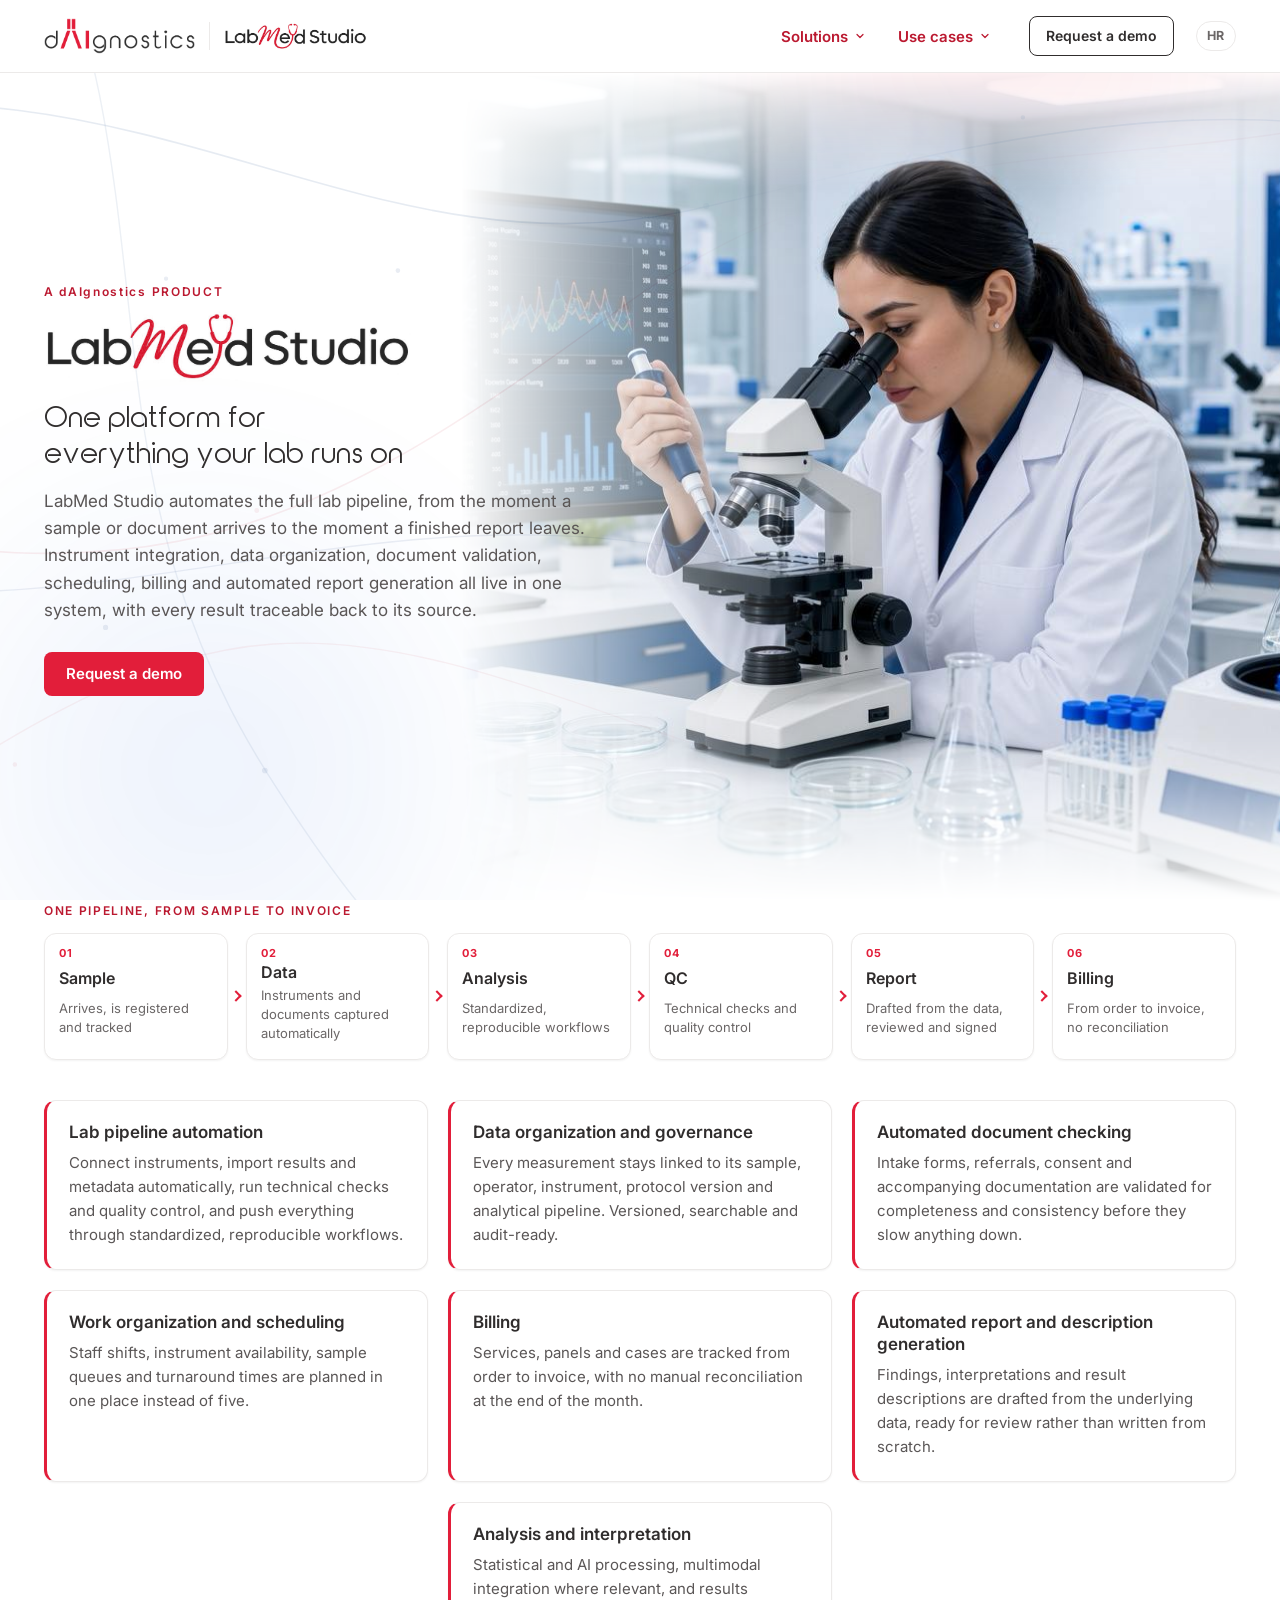
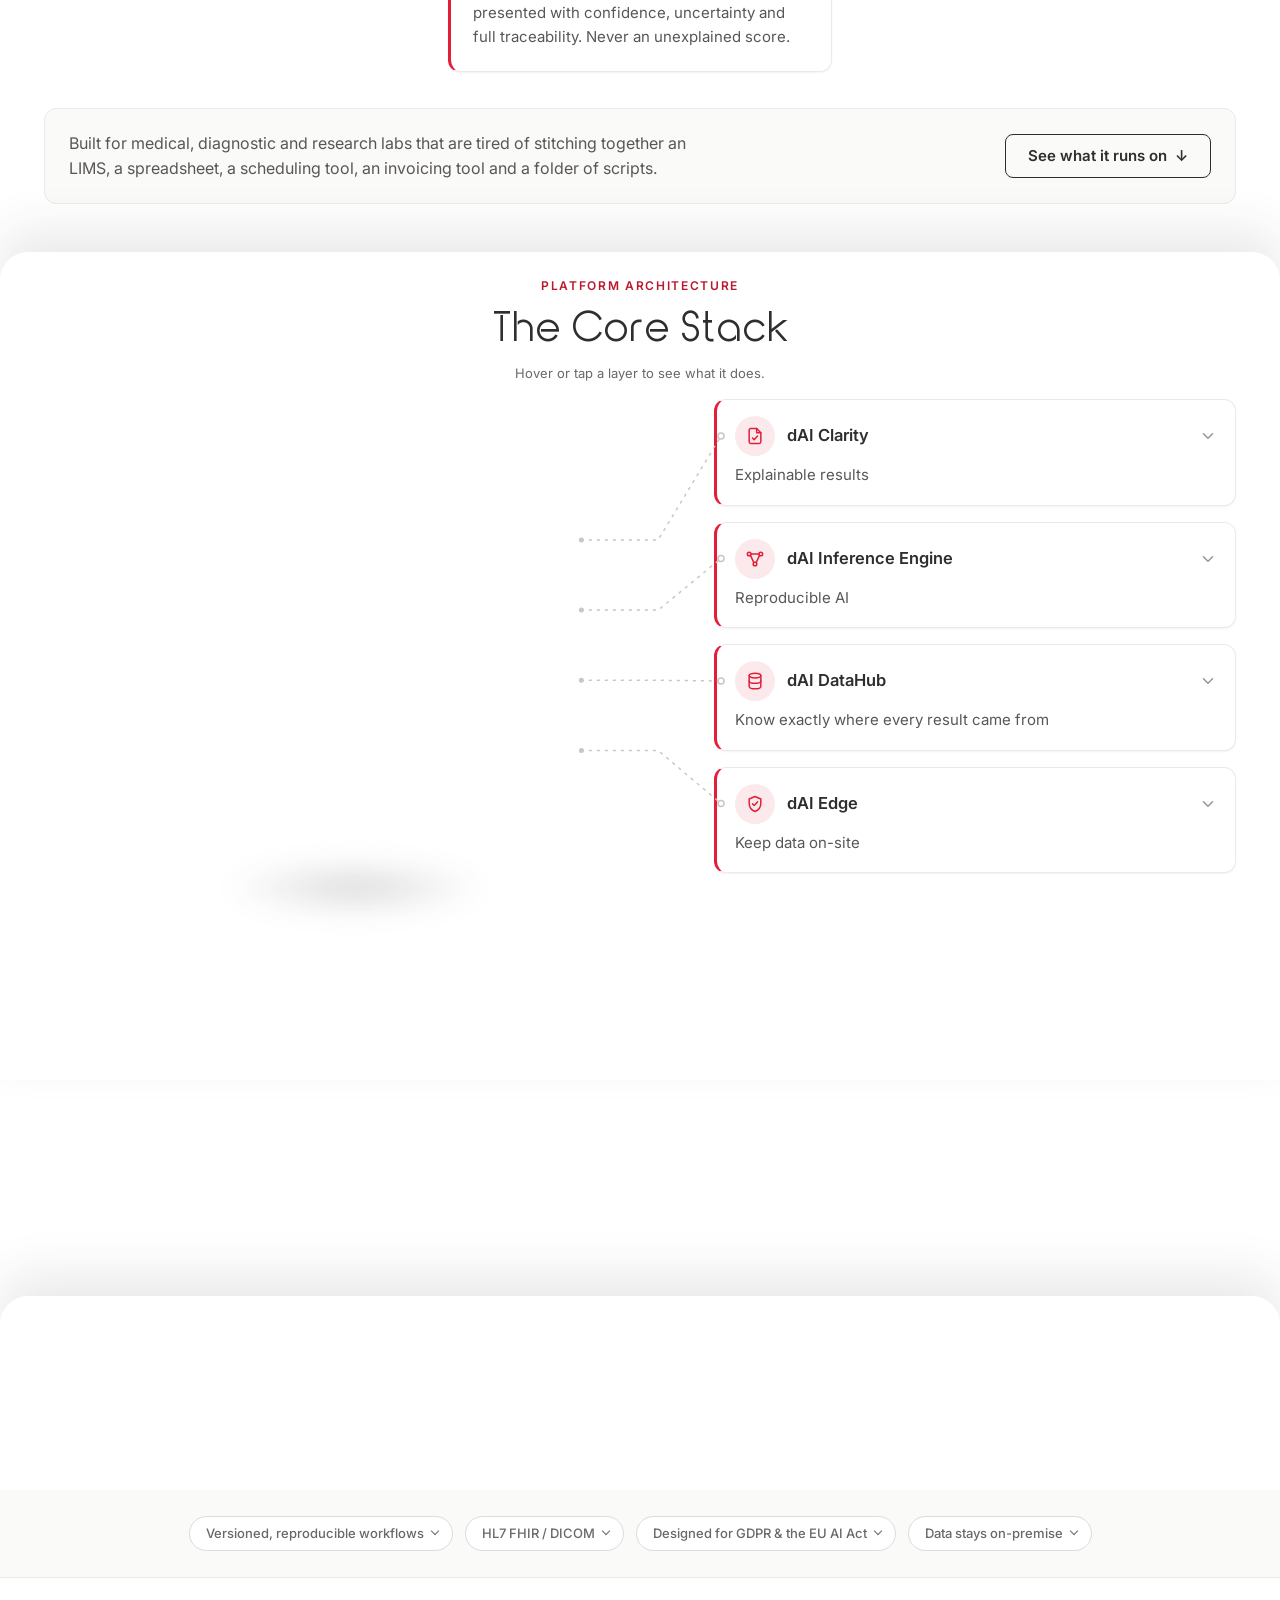
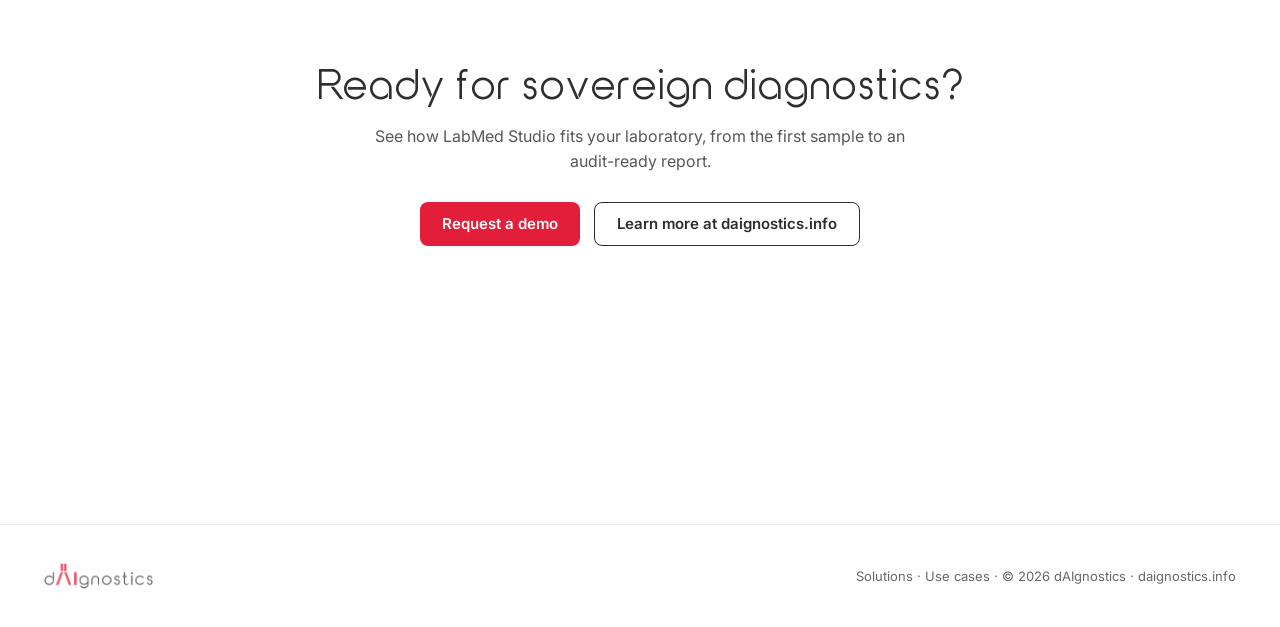
<file: index.html>
<!DOCTYPE html>
<html lang="en">
<head>
  <meta charset="UTF-8">
  <meta name="viewport" content="width=device-width, initial-scale=1.0">
  <title>LabMed Studio by dAIgnostics</title>
  <meta name="description" content="LabMed Studio: one platform for everything your lab runs on. Instrument integration, data organization, document validation, scheduling, billing and automated report generation, with every result traceable back to its source.">
  <link rel="icon" href="assets/favicon.ico" sizes="16x16 32x32 48x48">
  <link rel="icon" type="image/png" sizes="192x192" href="assets/icon-192.png">
  <link rel="icon" type="image/png" sizes="512x512" href="assets/icon-512.png">
  <link rel="apple-touch-icon" sizes="180x180" href="assets/apple-touch-icon.png">
  <link rel="alternate" hreflang="en" href="index.html">
  <link rel="alternate" hreflang="hr" href="hr/index.html">
  <link rel="preconnect" href="https://fonts.googleapis.com">
  <link rel="preconnect" href="https://fonts.gstatic.com" crossorigin>
  <link href="https://fonts.googleapis.com/css2?family=Inter:wght@400;500;600;700&family=Questrial&display=swap" rel="stylesheet">
  <link rel="stylesheet" href="css/style.css">
</head>
<body>

<div class="bg" aria-hidden="true">
  <span class="bg-blob bg-blob--red"></span>
  <span class="bg-blob bg-blob--blue"></span>
  <svg class="bg-net bg-net--a" viewBox="0 0 1600 1000" preserveAspectRatio="xMidYMid slice" focusable="false" aria-hidden="true">
    <g stroke="#8FA3C4" fill="#8FA3C4">
      <path d="M -100 180 C 300 80, 520 340, 860 260 S 1420 120, 1750 240" fill="none" stroke-width="1.6" opacity=".22"/>
      <path d="M -80 620 C 260 700, 540 520, 900 610 S 1460 740, 1720 640" fill="none" stroke-width="1.4" opacity=".18"/>
      <path d="M 200 -60 C 340 260, 240 520, 430 820 S 620 980, 700 1100" fill="none" stroke-width="1.4" opacity=".17"/>
      <g opacity=".2">
        <circle cx="298" cy="105" r="2.4"/><circle cx="560" cy="322" r="1.8"/><circle cx="866" cy="258" r="2.6"/>
        <circle cx="1180" cy="170" r="1.7"/><circle cx="1452" cy="152" r="2.2"/><circle cx="270" cy="676" r="2.1"/>
        <circle cx="905" cy="612" r="2.5"/><circle cx="1310" cy="700" r="1.8"/><circle cx="330" cy="330" r="1.6"/>
        <circle cx="428" cy="818" r="2.3"/><circle cx="1560" cy="420" r="1.9"/><circle cx="80" cy="420" r="1.8"/>
      </g>
    </g>
  </svg>
  <svg class="bg-net bg-net--b" viewBox="0 0 1600 1000" preserveAspectRatio="xMidYMid slice" focusable="false" aria-hidden="true">
    <g stroke="#E5A9B4" fill="#E5A9B4">
      <path d="M 1700 120 C 1320 260, 1080 140, 780 360 S 320 660, -80 560" fill="none" stroke-width="1.6" opacity=".21"/>
      <path d="M 1750 820 C 1380 700, 1150 900, 820 780 S 380 640, 60 860" fill="none" stroke-width="1.4" opacity=".17"/>
      <g opacity=".18">
        <circle cx="1324" cy="256" r="2.4"/><circle cx="786" cy="358" r="2.7"/><circle cx="420" cy="560" r="1.9"/>
        <circle cx="1140" cy="866" r="2.1"/><circle cx="824" cy="782" r="2.4"/><circle cx="180" cy="812" r="1.7"/>
        <circle cx="1520" cy="500" r="1.8"/><circle cx="990" cy="120" r="1.7"/>
      </g>
    </g>
  </svg>
</div>

<header class="site-head">
  <div class="container head-row">
    <a class="brand" href="index.html" aria-label="LabMed Studio by dAIgnostics, home">
      <img src="assets/daignostics-logo.png" alt="dAIgnostics" class="brand-logo" width="151" height="36">
      <img class="brand-product" src="assets/labmed-studio-logo.png" alt="LabMed Studio" width="972" height="189" style="--mark-h: 28px">
    </a>
    <nav class="main-nav" aria-label="Main navigation">
      <ul>
        <li class="has-dd">
          <a class="nav-link" href="solutions.html">Solutions
            <svg class="nav-chev" viewBox="0 0 24 24" fill="none" stroke="currentColor" stroke-width="2.4" stroke-linecap="round" stroke-linejoin="round" focusable="false" aria-hidden="true"><path d="M6 9l6 6 6-6"/></svg>
          </a>
          <ul class="dd">
            <li><a href="solutions.html#health-studio">Health Studio: diagnostics platform</a></li>
            <li><a href="solutions.html#dai-edge">dAI Edge: data sovereignty</a></li>
            <li><a href="solutions.html#ai-reporting">AI-assisted reporting</a></li>
            <li><a href="solutions.html#cezih">National connectivity (CEZIH)</a></li>
            <li><a href="solutions.html#operations">Hospital resource optimization</a></li>
            <li><a class="dd-all" href="solutions.html">All solutions →</a></li>
          </ul>
        </li>
        <li class="has-dd">
          <a class="nav-link" href="use-cases.html">Use cases
            <svg class="nav-chev" viewBox="0 0 24 24" fill="none" stroke="currentColor" stroke-width="2.4" stroke-linecap="round" stroke-linejoin="round" focusable="false" aria-hidden="true"><path d="M6 9l6 6 6-6"/></svg>
          </a>
          <ul class="dd">
            <li><a href="use-cases.html#radiology">Radiology report drafts in seconds</a></li>
            <li><a href="use-cases.html#therapy-list">Digital therapy list</a></li>
            <li><a href="use-cases.html#scheduling">Automated physician scheduling</a></li>
            <li><a href="use-cases.html#pathology">Pathology archive modernization</a></li>
            <li><a href="use-cases.html#biosignals">From biosignals to reports</a></li>
            <li><a class="dd-all" href="use-cases.html">All use cases →</a></li>
          </ul>
        </li>
      </ul>
    </nav>
    <a class="btn btn-ghost btn-small" href="#contact">Request a demo</a>
    <a class="lang-switch" href="hr/index.html" hreflang="hr" lang="hr" aria-label="Hrvatska verzija">HR</a>
  </div>
</header>

<main>
  <section class="intro" aria-labelledby="hero-title" data-pin>
    <div class="intro-media">
      <div class="intro-media__frame">
        <img src="assets/hero-labmed.jpg" alt="A laboratory scientist pipetting a sample beside a microscope, with analysis dashboards on the screen behind them" width="1248" height="832" fetchpriority="high" decoding="async">
      </div>
    </div>
    <div class="container intro-inner">
    <div class="intro-hero">
      <div class="intro-copy">
        <p class="eyebrow intro-eyebrow">A <span class="brand-case">dAIgnostics</span> product</p>
        <h1 id="hero-title" class="hero-title hero-title--logo"><img src="assets/labmed-studio-logo.png" alt="LabMed Studio" width="972" height="189" fetchpriority="high" style="--hero-mark-h: clamp(44px, 5.9vw, 72px)"></h1>
        <p class="intro-tagline" role="doc-subtitle">One platform for everything your lab runs on</p>
        <p class="intro-lede">LabMed Studio automates the full lab pipeline, from the moment a sample or document arrives to the moment a finished report leaves. Instrument integration, data organization, document validation, scheduling, billing and automated report generation all live in one system, with every result traceable back to its source.</p>
        <div class="intro-actions">
          <a class="btn btn-primary" href="#contact">Request a demo</a>
        </div>
      </div>
    </div><!-- /.intro-hero -->

    <div class="flow" aria-labelledby="flow-title">
      <p class="flow-title" id="flow-title">One pipeline, from sample to invoice</p>
      <ol class="flow-steps">
        <li><span class="flow-num">01</span><span class="flow-name">Sample</span><span class="flow-sub">Arrives, is registered and tracked</span></li>
        <li><span class="flow-num">02</span><span class="flow-name">Data</span><span class="flow-sub">Instruments and documents captured automatically</span></li>
        <li><span class="flow-num">03</span><span class="flow-name">Analysis</span><span class="flow-sub">Standardized, reproducible workflows</span></li>
        <li><span class="flow-num">04</span><span class="flow-name">QC</span><span class="flow-sub">Technical checks and quality control</span></li>
        <li><span class="flow-num">05</span><span class="flow-name">Report</span><span class="flow-sub">Drafted from the data, reviewed and signed</span></li>
        <li><span class="flow-num">06</span><span class="flow-name">Billing</span><span class="flow-sub">From order to invoice, no reconciliation</span></li>
      </ol>
    </div>

    <div class="feature-grid">
      <article class="feature">
        <h2 class="feature-title">Lab pipeline automation</h2>
        <p>Connect instruments, import results and metadata automatically, run technical checks and quality control, and push everything through standardized, reproducible workflows.</p>
      </article>
      <article class="feature">
        <h2 class="feature-title">Data organization and governance</h2>
        <p>Every measurement stays linked to its sample, operator, instrument, protocol version and analytical pipeline. Versioned, searchable and audit-ready.</p>
      </article>
      <article class="feature">
        <h2 class="feature-title">Automated document checking</h2>
        <p>Intake forms, referrals, consent and accompanying documentation are validated for completeness and consistency before they slow anything down.</p>
      </article>
      <article class="feature">
        <h2 class="feature-title">Work organization and scheduling</h2>
        <p>Staff shifts, instrument availability, sample queues and turnaround times are planned in one place instead of five.</p>
      </article>
      <article class="feature">
        <h2 class="feature-title">Billing</h2>
        <p>Services, panels and cases are tracked from order to invoice, with no manual reconciliation at the end of the month.</p>
      </article>
      <article class="feature">
        <h2 class="feature-title">Automated report and description generation</h2>
        <p>Findings, interpretations and result descriptions are drafted from the underlying data, ready for review rather than written from scratch.</p>
      </article>
      <article class="feature">
        <h2 class="feature-title">Analysis and interpretation</h2>
        <p>Statistical and AI processing, multimodal integration where relevant, and results presented with confidence, uncertainty and full traceability. Never an unexplained score.</p>
      </article>
    </div>
    <div class="intro-close">
      <p>Built for medical, diagnostic and research labs that are tired of stitching together an LIMS, a spreadsheet, a scheduling tool, an invoicing tool and a folder of scripts.</p>
      <a class="btn btn-ghost" href="#platform">See what it runs on <span aria-hidden="true">&darr;</span></a>
    </div>
    </div><!-- /.intro-inner -->
  </section>

  <div class="pin-region" id="platform" data-pin>
  <section class="hero container">
    <p class="eyebrow">Platform architecture</p>
    <h2 id="stack-title" class="hero-title stack-title">The Core Stack</h2>
    <p class="hint">Hover or tap a layer to see what it does.</p>
  </section>

  <section class="stack-viz container" id="stack" data-active="" data-pinned="false" aria-labelledby="stack-title">

    <div class="scene-wrap">
      <div class="ground-shadow" aria-hidden="true"></div>
      <div class="scene">

        <div class="slab-pos" style="--i:3" data-id="clarity">
          <span class="anchor" aria-hidden="true"></span>
          <div class="slab-lift">
            <div class="slab-idle">
              <button class="slab" type="button" id="slab-clarity">
                <span class="face face--top"><span class="detail d-frame" aria-hidden="true"></span><span class="detail d-screen" aria-hidden="true"></span><span class="detail d-slot d-slot-1" aria-hidden="true"></span><span class="detail d-slot d-slot-2" aria-hidden="true"></span><span class="slab-mark" aria-hidden="true"><svg viewBox="0 0 32 32" focusable="false" aria-hidden="true"><g fill="#E21E3A"><path d="M16 5.2 25 10l-9 4.8L7 10z" opacity=".95"/><path d="M16 12.4 25 17.2l-9 4.8-9-4.8z" opacity=".7"/><path d="M16 19.6 25 24.4l-9 4.8-9-4.8z" opacity=".45"/></g></svg></span><span class="slab-label">dAI Clarity<span class="visually-hidden">: layer 1 of 4, show key features</span></span></span>
                <span class="face face--south" aria-hidden="true"></span>
                <span class="face face--east" aria-hidden="true"></span>
              </button>
            </div>
          </div>
        </div>

        <div class="slab-pos" style="--i:2" data-id="inference">
          <span class="anchor" aria-hidden="true"></span>
          <div class="slab-lift">
            <div class="slab-idle">
              <button class="slab" type="button" id="slab-inference">
                <span class="face face--top"><span class="detail d-chip" aria-hidden="true"></span><span class="detail d-trace d-trace-1" aria-hidden="true"></span><span class="detail d-trace d-trace-2" aria-hidden="true"></span><span class="detail d-port" aria-hidden="true"></span><span class="slab-label">dAI Inference Engine<span class="visually-hidden">: layer 2 of 4, show key features</span></span></span>
                <span class="face face--south" aria-hidden="true"></span>
                <span class="face face--east" aria-hidden="true"></span>
              </button>
              <span class="module" aria-hidden="true">
                <span class="m-face m-top"><span class="m-label">Swappable<br>AI Model</span></span>
                <span class="m-face m-south"></span>
                <span class="m-face m-east"></span>
              </span>
            </div>
          </div>
        </div>

        <div class="slab-pos" style="--i:1" data-id="datahub">
          <span class="anchor" aria-hidden="true"></span>
          <div class="slab-lift">
            <div class="slab-idle">
              <button class="slab" type="button" id="slab-datahub">
                <span class="face face--top"><span class="detail d-panel" aria-hidden="true"></span><span class="detail d-vent d-vent-1" aria-hidden="true"></span><span class="detail d-vent d-vent-2" aria-hidden="true"></span><span class="detail d-vent d-vent-3" aria-hidden="true"></span><span class="detail d-pad d-pad-nw" aria-hidden="true"></span><span class="detail d-pad d-pad-ne" aria-hidden="true"></span><span class="detail d-pad d-pad-sw" aria-hidden="true"></span><span class="detail d-pad d-pad-se" aria-hidden="true"></span><span class="slab-label">dAI DataHub<span class="visually-hidden">: layer 3 of 4, show key features</span></span></span>
                <span class="face face--south" aria-hidden="true"></span>
                <span class="face face--east" aria-hidden="true"></span>
              </button>
            </div>
          </div>
        </div>

        <div class="slab-pos" style="--i:0" data-id="edge">
          <span class="anchor" aria-hidden="true"></span>
          <div class="slab-lift">
            <div class="slab-idle">
              <button class="slab" type="button" id="slab-edge">
                <span class="face face--top"><span class="detail d-pad d-pad-nw" aria-hidden="true"></span><span class="detail d-pad d-pad-ne" aria-hidden="true"></span><span class="detail d-pad d-pad-sw" aria-hidden="true"></span><span class="detail d-pad d-pad-se" aria-hidden="true"></span><span class="detail d-vent-wide" aria-hidden="true"></span><span class="detail d-led" aria-hidden="true"></span><span class="slab-label">dAI Edge<span class="visually-hidden">: layer 4 of 4, show key features</span></span></span>
                <span class="face face--south" aria-hidden="true"></span>
                <span class="face face--east" aria-hidden="true"></span>
                <span class="post post-nw" aria-hidden="true"><i class="post-s"></i><i class="post-e"></i><i class="post-cap"></i></span>
                <span class="post post-ne" aria-hidden="true"><i class="post-s"></i><i class="post-e"></i><i class="post-cap"></i></span>
                <span class="post post-sw" aria-hidden="true"><i class="post-s"></i><i class="post-e"></i><i class="post-cap"></i></span>
              </button>
            </div>
          </div>
        </div>

      </div>
    </div>

    <div class="cards">

      <article class="card" style="--ci:0" data-id="clarity">
        <h3 class="card-head">
          <button class="card-toggle" type="button" id="trig-clarity">
            <span class="card-swatch" aria-hidden="true"></span>
            <span class="card-icon" aria-hidden="true">
              <svg viewBox="0 0 24 24" fill="none" stroke="currentColor" stroke-width="1.8" stroke-linecap="round" stroke-linejoin="round" focusable="false" aria-hidden="true">
                <path d="M14 3H7a2 2 0 0 0-2 2v14a2 2 0 0 0 2 2h10a2 2 0 0 0 2-2V8z"/>
                <path d="M14 3v5h5"/>
                <path d="M9 14.5l2 2 4-4.5"/>
              </svg>
            </span>
            <span class="card-title">dAI Clarity</span>
            <span class="chev" aria-hidden="true">
              <svg viewBox="0 0 24 24" fill="none" stroke="currentColor" stroke-width="2" stroke-linecap="round" stroke-linejoin="round" focusable="false" aria-hidden="true"><path d="M6 9l6 6 6-6"/></svg>
            </span>
          </button>
        </h3>
        <p class="card-desc">Explainable results</p>
        <div class="panel-clip">
          <div class="panel" role="region" id="panel-clarity" aria-labelledby="trig-clarity">
            <p class="panel-tech">Explainable reporting layer for clinicians (audit-ready output).</p>
            <ul class="features">
              <li>Audit-ready reports with a complete decision trail</li>
              <li>Per-report explainability: key factors, SHAP and saliency maps</li>
              <li>Confidence thresholds with automatic flagging of borderline results</li>
              <li>Export to HL7 FHIR and digitally signed PDF</li>
            </ul>
          </div>
        </div>
      </article>

      <article class="card" style="--ci:1" data-id="inference">
        <h3 class="card-head">
          <button class="card-toggle" type="button" id="trig-inference">
            <span class="card-swatch" aria-hidden="true"></span>
            <span class="card-icon" aria-hidden="true">
              <svg viewBox="0 0 24 24" fill="none" stroke="currentColor" stroke-width="1.8" stroke-linecap="round" stroke-linejoin="round" focusable="false" aria-hidden="true">
                <circle cx="5" cy="6" r="2.2"/><circle cx="19" cy="6" r="2.2"/><circle cx="12" cy="18" r="2.2"/>
                <path d="M6.5 7.6L10.5 16M17.5 7.6L13.5 16M7.2 6h9.6"/>
              </svg>
            </span>
            <span class="card-title">dAI Inference Engine</span>
            <span class="chev" aria-hidden="true">
              <svg viewBox="0 0 24 24" fill="none" stroke="currentColor" stroke-width="2" stroke-linecap="round" stroke-linejoin="round" focusable="false" aria-hidden="true"><path d="M6 9l6 6 6-6"/></svg>
            </span>
          </button>
        </h3>
        <p class="card-desc">Reproducible AI</p>
        <div class="panel-clip">
          <div class="panel" role="region" id="panel-inference" aria-labelledby="trig-inference">
            <p class="panel-tech">Versioned analytical workflow execution with a model-agnostic loader.</p>
            <ul class="features">
              <li>Versioned, reproducible analytical workflows</li>
              <li>Model-agnostic loader: ONNX, PyTorch, TensorFlow, scikit-learn</li>
              <li>Reproducibility: every result tied to the exact model and data version</li>
              <li>Horizontal scaling and queues for batch analyses</li>
            </ul>
          </div>
        </div>
      </article>

      <article class="card" style="--ci:2" data-id="datahub">
        <h3 class="card-head">
          <button class="card-toggle" type="button" id="trig-datahub">
            <span class="card-swatch" aria-hidden="true"></span>
            <span class="card-icon" aria-hidden="true">
              <svg viewBox="0 0 24 24" fill="none" stroke="currentColor" stroke-width="1.8" stroke-linecap="round" stroke-linejoin="round" focusable="false" aria-hidden="true">
                <ellipse cx="12" cy="5.5" rx="7" ry="2.8"/>
                <path d="M5 5.5v13c0 1.55 3.13 2.8 7 2.8s7-1.25 7-2.8v-13"/>
                <path d="M5 12c0 1.55 3.13 2.8 7 2.8s7-1.25 7-2.8"/>
              </svg>
            </span>
            <span class="card-title">dAI DataHub</span>
            <span class="chev" aria-hidden="true">
              <svg viewBox="0 0 24 24" fill="none" stroke="currentColor" stroke-width="2" stroke-linecap="round" stroke-linejoin="round" focusable="false" aria-hidden="true"><path d="M6 9l6 6 6-6"/></svg>
            </span>
          </button>
        </h3>
        <p class="card-desc">Know exactly where every result came from</p>
        <div class="panel-clip">
          <div class="panel" role="region" id="panel-datahub" aria-labelledby="trig-datahub">
            <p class="panel-tech">Managed database with full provenance.</p>
            <ul class="features">
              <li>Full provenance for every record and transformation</li>
              <li>Role-based access control (RBAC) and a complete audit log</li>
              <li>Dataset versioning with immutable history</li>
              <li>Standard vocabularies and formats: LOINC, SNOMED CT, DICOM, OMOP</li>
            </ul>
          </div>
        </div>
      </article>

      <article class="card" style="--ci:3" data-id="edge">
        <h3 class="card-head">
          <button class="card-toggle" type="button" id="trig-edge">
            <span class="card-swatch" aria-hidden="true"></span>
            <span class="card-icon" aria-hidden="true">
              <svg viewBox="0 0 24 24" fill="none" stroke="currentColor" stroke-width="1.8" stroke-linecap="round" stroke-linejoin="round" focusable="false" aria-hidden="true">
                <path d="M12 3l7 3v5c0 4.6-3 8.4-7 10-4-1.6-7-5.4-7-10V6z"/>
                <path d="M9 11.8l2 2 4-4.3"/>
              </svg>
            </span>
            <span class="card-title">dAI Edge</span>
            <span class="chev" aria-hidden="true">
              <svg viewBox="0 0 24 24" fill="none" stroke="currentColor" stroke-width="2" stroke-linecap="round" stroke-linejoin="round" focusable="false" aria-hidden="true"><path d="M6 9l6 6 6-6"/></svg>
            </span>
          </button>
        </h3>
        <p class="card-desc">Keep data on-site</p>
        <div class="panel-clip">
          <div class="panel" role="region" id="panel-edge" aria-labelledby="trig-edge">
            <p class="panel-tech">Secure ingestion and local harmonization (sovereignty layer) on hospital premises.</p>
            <ul class="features">
              <li>Secure on-premise ingestion at the hospital site</li>
              <li>Local harmonization and pseudonymization before any processing</li>
              <li>Data sovereignty: data never leaves the institution without approval</li>
              <li>Encryption at rest and in transit (AES-256, TLS 1.3) with LIS/HIS integration</li>
            </ul>
          </div>
        </div>
      </article>

    </div>

    <svg class="leaders" aria-hidden="true" focusable="false"></svg>
  </section>
  </div><!-- /.pin-region -->

  <div class="curtain">
  <section class="badges" aria-label="Standards and compliance">
    <div class="container badge-row">
      <button class="chip" type="button" aria-expanded="false" aria-controls="note-workflows">Versioned, reproducible workflows</button>
      <button class="chip" type="button" aria-expanded="false" aria-controls="note-standards">HL7 FHIR / DICOM</button>
      <button class="chip" type="button" aria-expanded="false" aria-controls="note-compliance">Designed for GDPR &amp; the EU AI Act</button>
      <button class="chip" type="button" aria-expanded="false" aria-controls="note-onprem">Data stays on-premise</button>
    </div>
    <div class="container chip-notes">
      <p class="chip-note" id="note-workflows" hidden>Every analysis runs as a versioned workflow: the same input gives the same result, and every result can be traced to the exact workflow and model version that produced it.</p>
      <p class="chip-note" id="note-standards" hidden>Results, orders and images are exchanged over the standards your LIS, HIS and PACS already speak: HL7 FHIR for data, DICOM for images.</p>
      <p class="chip-note" id="note-compliance" hidden>Pseudonymisation, role-based access, complete audit logs and mandatory human review are built in to support GDPR obligations and the requirements the EU AI Act sets for medical AI systems.</p>
      <p class="chip-note" id="note-onprem" hidden>Data is ingested, pseudonymised and processed inside your institution. Nothing leaves the premises without your explicit approval.</p>
    </div>
  </section>

  <section class="cta container" id="contact">
    <h2 class="cta-title">Ready for sovereign diagnostics?</h2>
    <p class="cta-sub">See how LabMed Studio fits your laboratory, from the first sample
      to an audit-ready report.</p>
    <div class="cta-row">
      <a class="btn btn-primary" href="mailto:contact@daignostics.info">Request a demo</a>
      <a class="btn btn-ghost" href="https://daignostics.info" target="_blank" rel="noopener">Learn more at daignostics.info</a>
    </div>
  </section>
  </div><!-- /.curtain -->
</main>

<footer class="site-foot">
  <div class="container foot-row">
    <img src="assets/daignostics-logo.png" alt="" class="foot-logo" width="109" height="26">
    <p><a href="solutions.html">Solutions</a> · <a href="use-cases.html">Use cases</a> · © 2026 dAIgnostics · <a href="https://daignostics.info">daignostics.info</a></p>
  </div>
</footer>

<script src="js/main.js"></script>
</body>
</html>
</file>
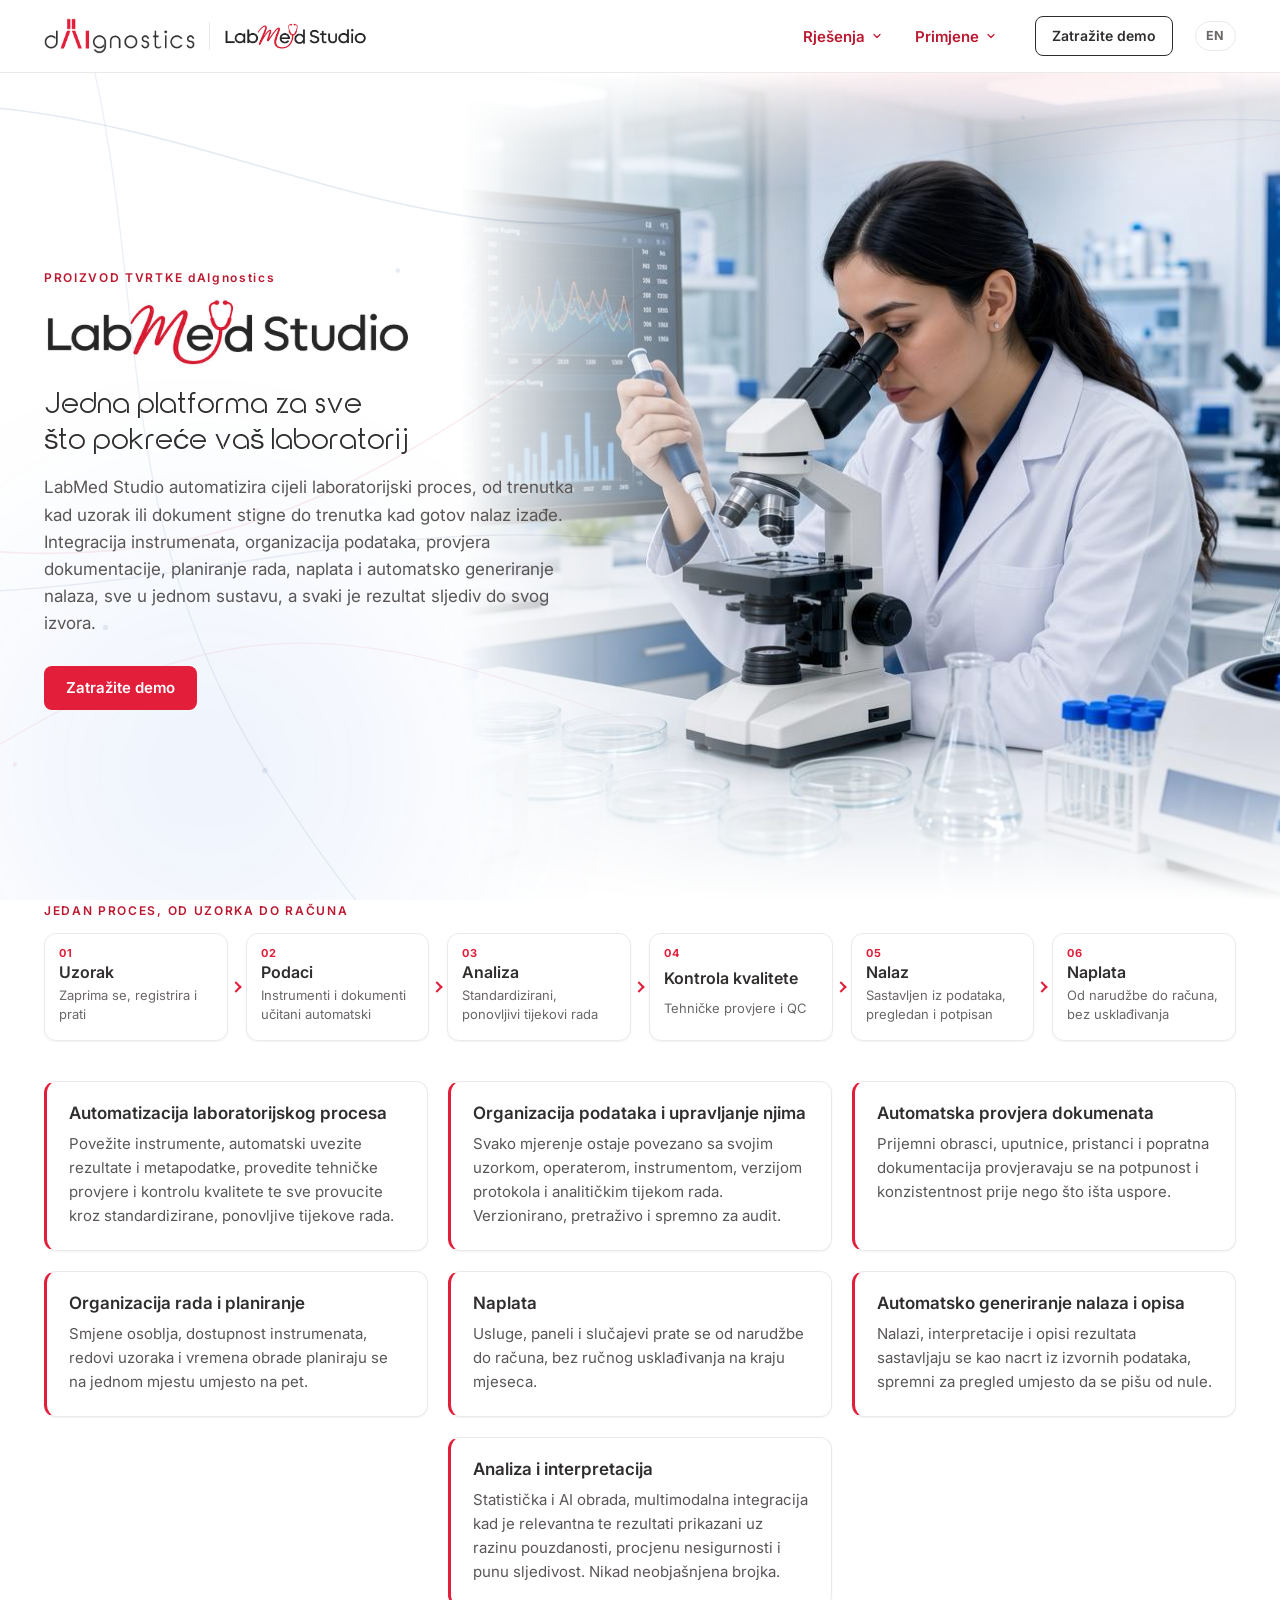
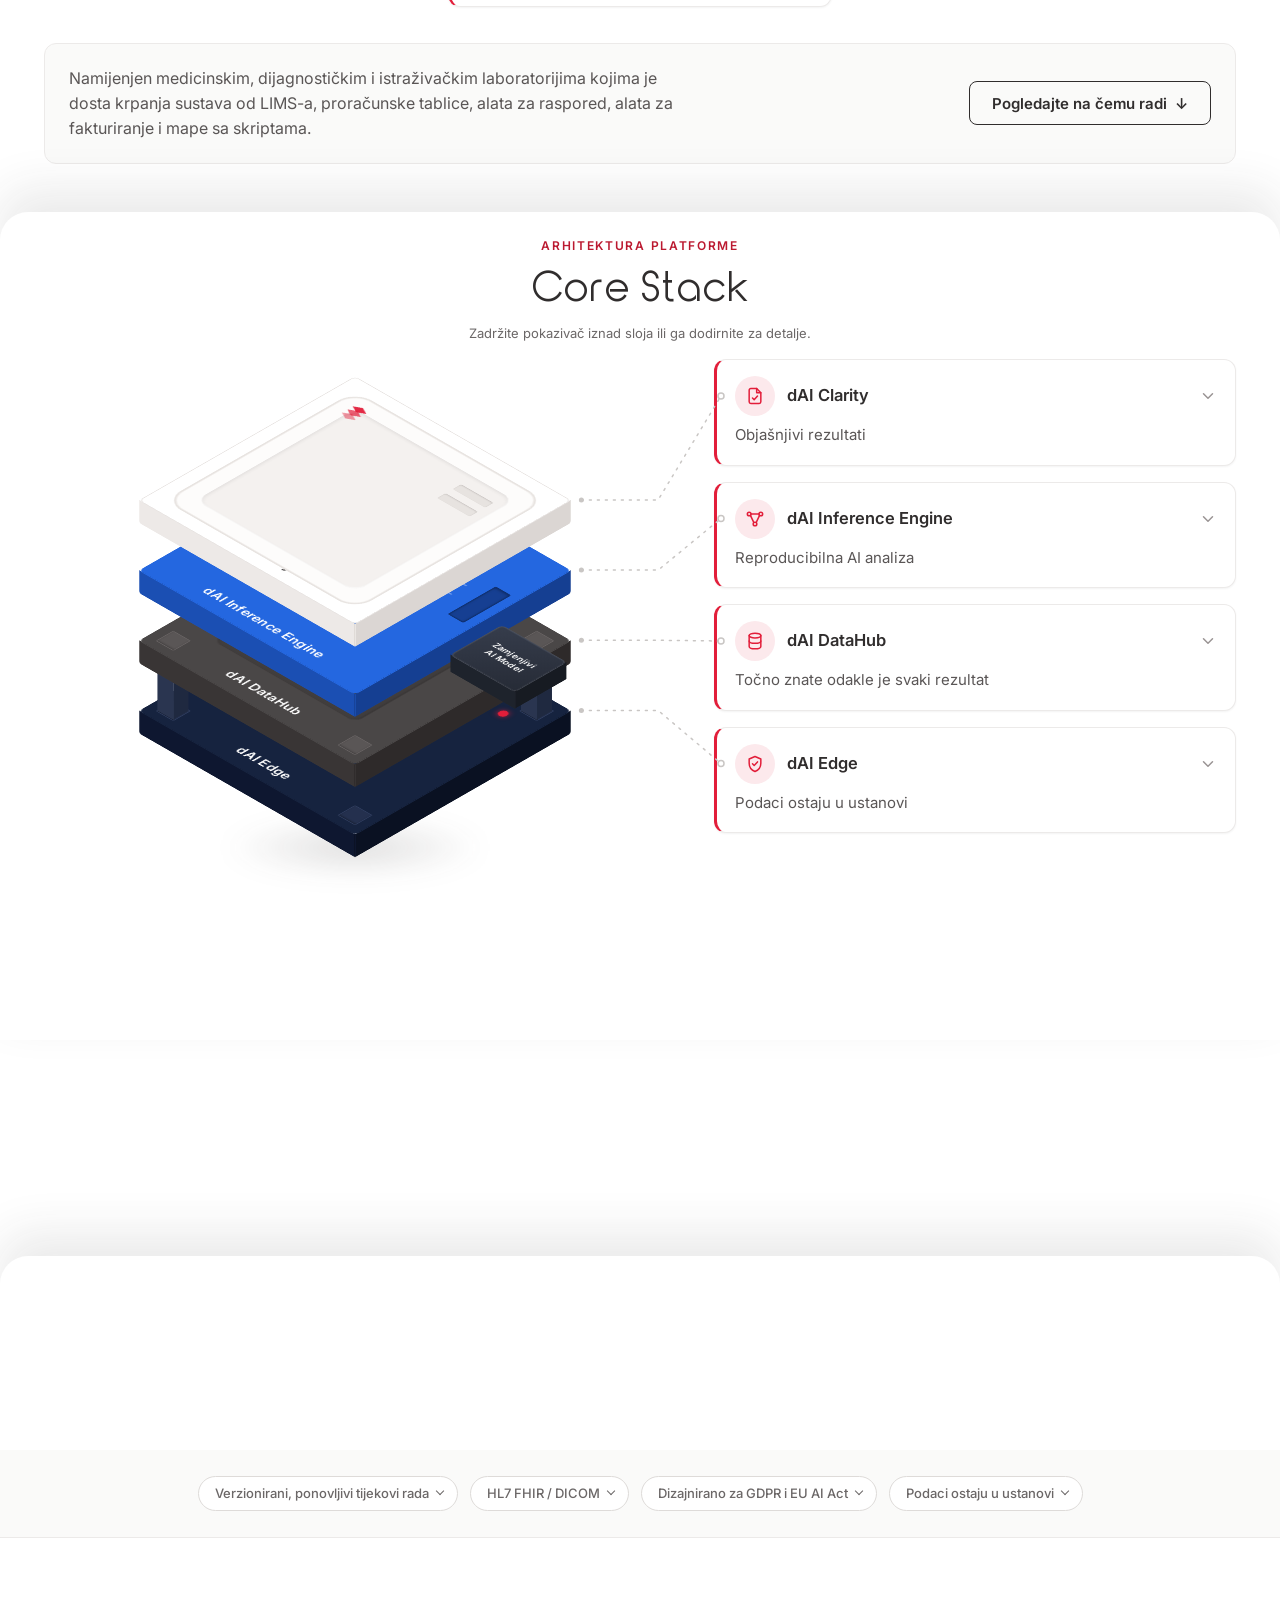
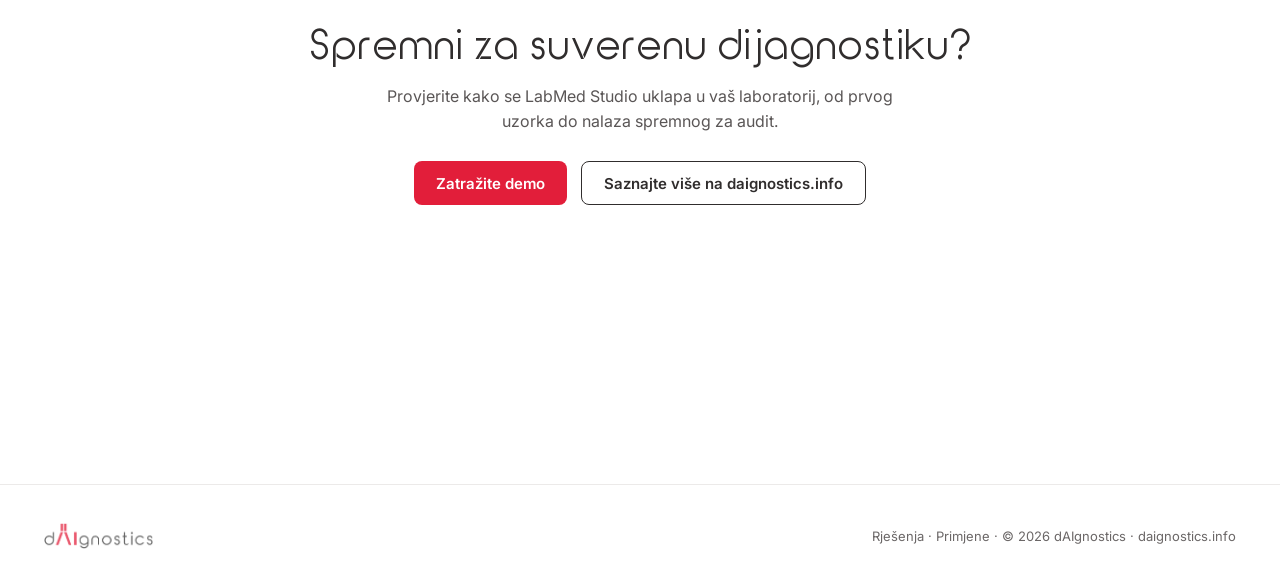
<file: hr/index.html>
<!DOCTYPE html>
<html lang="hr">
<head>
  <meta charset="UTF-8">
  <meta name="viewport" content="width=device-width, initial-scale=1.0">
  <title>LabMed Studio by dAIgnostics</title>
  <meta name="description" content="LabMed Studio: jedna platforma za sve što pokreće vaš laboratorij. Integracija instrumenata, organizacija podataka, provjera dokumentacije, planiranje rada, naplata i automatsko generiranje nalaza, a svaki je rezultat sljediv do svog izvora.">
  <link rel="icon" href="../assets/favicon.ico" sizes="16x16 32x32 48x48">
  <link rel="icon" type="image/png" sizes="192x192" href="../assets/icon-192.png">
  <link rel="icon" type="image/png" sizes="512x512" href="../assets/icon-512.png">
  <link rel="apple-touch-icon" sizes="180x180" href="../assets/apple-touch-icon.png">
  <link rel="alternate" hreflang="en" href="../index.html">
  <link rel="alternate" hreflang="hr" href="index.html">
  <link rel="preconnect" href="https://fonts.googleapis.com">
  <link rel="preconnect" href="https://fonts.gstatic.com" crossorigin>
  <link href="https://fonts.googleapis.com/css2?family=Inter:wght@400;500;600;700&family=Questrial&display=swap" rel="stylesheet">
  <link rel="stylesheet" href="../css/style.css">
</head>
<body>

<div class="bg" aria-hidden="true">
  <span class="bg-blob bg-blob--red"></span>
  <span class="bg-blob bg-blob--blue"></span>
  <svg class="bg-net bg-net--a" viewBox="0 0 1600 1000" preserveAspectRatio="xMidYMid slice" focusable="false" aria-hidden="true">
    <g stroke="#8FA3C4" fill="#8FA3C4">
      <path d="M -100 180 C 300 80, 520 340, 860 260 S 1420 120, 1750 240" fill="none" stroke-width="1.6" opacity=".22"/>
      <path d="M -80 620 C 260 700, 540 520, 900 610 S 1460 740, 1720 640" fill="none" stroke-width="1.4" opacity=".18"/>
      <path d="M 200 -60 C 340 260, 240 520, 430 820 S 620 980, 700 1100" fill="none" stroke-width="1.4" opacity=".17"/>
      <g opacity=".2">
        <circle cx="298" cy="105" r="2.4"/><circle cx="560" cy="322" r="1.8"/><circle cx="866" cy="258" r="2.6"/>
        <circle cx="1180" cy="170" r="1.7"/><circle cx="1452" cy="152" r="2.2"/><circle cx="270" cy="676" r="2.1"/>
        <circle cx="905" cy="612" r="2.5"/><circle cx="1310" cy="700" r="1.8"/><circle cx="330" cy="330" r="1.6"/>
        <circle cx="428" cy="818" r="2.3"/><circle cx="1560" cy="420" r="1.9"/><circle cx="80" cy="420" r="1.8"/>
      </g>
    </g>
  </svg>
  <svg class="bg-net bg-net--b" viewBox="0 0 1600 1000" preserveAspectRatio="xMidYMid slice" focusable="false" aria-hidden="true">
    <g stroke="#E5A9B4" fill="#E5A9B4">
      <path d="M 1700 120 C 1320 260, 1080 140, 780 360 S 320 660, -80 560" fill="none" stroke-width="1.6" opacity=".21"/>
      <path d="M 1750 820 C 1380 700, 1150 900, 820 780 S 380 640, 60 860" fill="none" stroke-width="1.4" opacity=".17"/>
      <g opacity=".18">
        <circle cx="1324" cy="256" r="2.4"/><circle cx="786" cy="358" r="2.7"/><circle cx="420" cy="560" r="1.9"/>
        <circle cx="1140" cy="866" r="2.1"/><circle cx="824" cy="782" r="2.4"/><circle cx="180" cy="812" r="1.7"/>
        <circle cx="1520" cy="500" r="1.8"/><circle cx="990" cy="120" r="1.7"/>
      </g>
    </g>
  </svg>
</div>

<header class="site-head">
  <div class="container head-row">
    <a class="brand" href="index.html" aria-label="LabMed Studio, proizvod tvrtke dAIgnostics, početna">
      <img src="../assets/daignostics-logo.png" alt="dAIgnostics" class="brand-logo" width="151" height="36">
      <img class="brand-product" src="../assets/labmed-studio-logo.png" alt="LabMed Studio" width="972" height="189" style="--mark-h: 28px">
    </a>
    <nav class="main-nav" aria-label="Glavna navigacija">
      <ul>
        <li class="has-dd">
          <a class="nav-link" href="rjesenja.html">Rješenja
            <svg class="nav-chev" viewBox="0 0 24 24" fill="none" stroke="currentColor" stroke-width="2.4" stroke-linecap="round" stroke-linejoin="round" focusable="false" aria-hidden="true"><path d="M6 9l6 6 6-6"/></svg>
          </a>
          <ul class="dd">
            <li><a href="rjesenja.html#health-studio">Health Studio: dijagnostička platforma</a></li>
            <li><a href="rjesenja.html#dai-edge">dAI Edge: suverenost podataka</a></li>
            <li><a href="rjesenja.html#ai-izvjestavanje">AI-asistirano izvještavanje</a></li>
            <li><a href="rjesenja.html#cezih">Nacionalna povezivost (CEZIH)</a></li>
            <li><a href="rjesenja.html#operacije">Optimizacija bolničkih resursa</a></li>
            <li><a class="dd-all" href="rjesenja.html">Sva rješenja →</a></li>
          </ul>
        </li>
        <li class="has-dd">
          <a class="nav-link" href="primjene.html">Primjene
            <svg class="nav-chev" viewBox="0 0 24 24" fill="none" stroke="currentColor" stroke-width="2.4" stroke-linecap="round" stroke-linejoin="round" focusable="false" aria-hidden="true"><path d="M6 9l6 6 6-6"/></svg>
          </a>
          <ul class="dd">
            <li><a href="primjene.html#radiologija">Nacrt radiološkog nalaza u sekundama</a></li>
            <li><a href="primjene.html#terapijska-lista">Digitalna terapijska lista</a></li>
            <li><a href="primjene.html#raspored">Automatski raspored liječnika</a></li>
            <li><a href="primjene.html#patologija">Modernizacija patološkog arhiva</a></li>
            <li><a href="primjene.html#biosignali">Od biosignala do nalaza</a></li>
            <li><a class="dd-all" href="primjene.html">Sve primjene →</a></li>
          </ul>
        </li>
      </ul>
    </nav>
    <a class="btn btn-ghost btn-small" href="#kontakt">Zatražite demo</a>
    <a class="lang-switch" href="../index.html" hreflang="en" lang="en" aria-label="English version">EN</a>
  </div>
</header>

<main>
  <section class="intro" aria-labelledby="hero-title" data-pin>
    <div class="intro-media">
      <div class="intro-media__frame">
        <img src="../assets/hero-labmed.jpg" alt="Osoba u bijeloj laboratorijskoj kuti pipetira uzorak uz mikroskop, a na zaslonu iza nje prikazane su analitičke nadzorne ploče" width="1248" height="832" fetchpriority="high" decoding="async">
      </div>
    </div>
    <div class="container intro-inner">
    <div class="intro-hero">
      <div class="intro-copy">
        <p class="eyebrow intro-eyebrow">Proizvod tvrtke <span class="brand-case">dAIgnostics</span></p>
        <h1 id="hero-title" class="hero-title hero-title--logo"><img src="../assets/labmed-studio-logo.png" alt="LabMed Studio" width="972" height="189" fetchpriority="high" style="--hero-mark-h: clamp(44px, 5.9vw, 72px)"></h1>
        <p class="intro-tagline" role="doc-subtitle">Jedna platforma za sve što pokreće vaš laboratorij</p>
        <p class="intro-lede">LabMed Studio automatizira cijeli laboratorijski proces, od trenutka kad uzorak ili dokument stigne do trenutka kad gotov nalaz izađe. Integracija instrumenata, organizacija podataka, provjera dokumentacije, planiranje rada, naplata i automatsko generiranje nalaza, sve u jednom sustavu, a svaki je rezultat sljediv do svog izvora.</p>
        <div class="intro-actions">
          <a class="btn btn-primary" href="#kontakt">Zatražite demo</a>
        </div>
      </div>
    </div><!-- /.intro-hero -->

    <div class="flow" aria-labelledby="flow-title">
      <p class="flow-title" id="flow-title">Jedan proces, od uzorka do računa</p>
      <ol class="flow-steps">
        <li><span class="flow-num">01</span><span class="flow-name">Uzorak</span><span class="flow-sub">Zaprima se, registrira i prati</span></li>
        <li><span class="flow-num">02</span><span class="flow-name">Podaci</span><span class="flow-sub">Instrumenti i dokumenti učitani automatski</span></li>
        <li><span class="flow-num">03</span><span class="flow-name">Analiza</span><span class="flow-sub">Standardizirani, ponovljivi tijekovi rada</span></li>
        <li><span class="flow-num">04</span><span class="flow-name">Kontrola kvalitete</span><span class="flow-sub">Tehničke provjere i QC</span></li>
        <li><span class="flow-num">05</span><span class="flow-name">Nalaz</span><span class="flow-sub">Sastavljen iz podataka, pregledan i potpisan</span></li>
        <li><span class="flow-num">06</span><span class="flow-name">Naplata</span><span class="flow-sub">Od narudžbe do računa, bez usklađivanja</span></li>
      </ol>
    </div>

    <div class="feature-grid">
      <article class="feature">
        <h2 class="feature-title">Automatizacija laboratorijskog procesa</h2>
        <p>Povežite instrumente, automatski uvezite rezultate i metapodatke, provedite tehničke provjere i kontrolu kvalitete te sve provucite kroz standardizirane, ponovljive tijekove rada.</p>
      </article>
      <article class="feature">
        <h2 class="feature-title">Organizacija podataka i upravljanje njima</h2>
        <p>Svako mjerenje ostaje povezano sa svojim uzorkom, operaterom, instrumentom, verzijom protokola i analitičkim tijekom rada. Verzionirano, pretraživo i spremno za audit.</p>
      </article>
      <article class="feature">
        <h2 class="feature-title">Automatska provjera dokumenata</h2>
        <p>Prijemni obrasci, uputnice, pristanci i popratna dokumentacija provjeravaju se na potpunost i konzistentnost prije nego što išta uspore.</p>
      </article>
      <article class="feature">
        <h2 class="feature-title">Organizacija rada i planiranje</h2>
        <p>Smjene osoblja, dostupnost instrumenata, redovi uzoraka i vremena obrade planiraju se na jednom mjestu umjesto na pet.</p>
      </article>
      <article class="feature">
        <h2 class="feature-title">Naplata</h2>
        <p>Usluge, paneli i slučajevi prate se od narudžbe do računa, bez ručnog usklađivanja na kraju mjeseca.</p>
      </article>
      <article class="feature">
        <h2 class="feature-title">Automatsko generiranje nalaza i opisa</h2>
        <p>Nalazi, interpretacije i opisi rezultata sastavljaju se kao nacrt iz izvornih podataka, spremni za pregled umjesto da se pišu od nule.</p>
      </article>
      <article class="feature">
        <h2 class="feature-title">Analiza i interpretacija</h2>
        <p>Statistička i AI obrada, multimodalna integracija kad je relevantna te rezultati prikazani uz razinu pouzdanosti, procjenu nesigurnosti i punu sljedivost. Nikad neobjašnjena brojka.</p>
      </article>
    </div>
    <div class="intro-close">
      <p>Namijenjen medicinskim, dijagnostičkim i istraživačkim laboratorijima kojima je dosta krpanja sustava od LIMS-a, proračunske tablice, alata za raspored, alata za fakturiranje i mape sa skriptama.</p>
      <a class="btn btn-ghost" href="#platform">Pogledajte na čemu radi <span aria-hidden="true">&darr;</span></a>
    </div>
    </div><!-- /.intro-inner -->
  </section>

  <div class="pin-region" id="platform" data-pin>
  <section class="hero container">
    <p class="eyebrow">Arhitektura platforme</p>
    <h2 id="stack-title" class="hero-title stack-title">Core Stack</h2>
    <p class="hint">Zadržite pokazivač iznad sloja ili ga dodirnite za detalje.</p>
  </section>

  <section class="stack-viz container" id="stack" data-active="" data-pinned="false" aria-labelledby="stack-title">

    <div class="scene-wrap">
      <div class="ground-shadow" aria-hidden="true"></div>
      <div class="scene">

        <div class="slab-pos" style="--i:3" data-id="clarity">
          <span class="anchor" aria-hidden="true"></span>
          <div class="slab-lift">
            <div class="slab-idle">
              <button class="slab" type="button" id="slab-clarity">
                <span class="face face--top"><span class="detail d-frame" aria-hidden="true"></span><span class="detail d-screen" aria-hidden="true"></span><span class="detail d-slot d-slot-1" aria-hidden="true"></span><span class="detail d-slot d-slot-2" aria-hidden="true"></span><span class="slab-mark" aria-hidden="true"><svg viewBox="0 0 32 32" focusable="false" aria-hidden="true"><g fill="#E21E3A"><path d="M16 5.2 25 10l-9 4.8L7 10z" opacity=".95"/><path d="M16 12.4 25 17.2l-9 4.8-9-4.8z" opacity=".7"/><path d="M16 19.6 25 24.4l-9 4.8-9-4.8z" opacity=".45"/></g></svg></span><span class="slab-label">dAI Clarity<span class="visually-hidden">: sloj 1 od 4, prikaži ključne značajke</span></span></span>
                <span class="face face--south" aria-hidden="true"></span>
                <span class="face face--east" aria-hidden="true"></span>
              </button>
            </div>
          </div>
        </div>

        <div class="slab-pos" style="--i:2" data-id="inference">
          <span class="anchor" aria-hidden="true"></span>
          <div class="slab-lift">
            <div class="slab-idle">
              <button class="slab" type="button" id="slab-inference">
                <span class="face face--top"><span class="detail d-chip" aria-hidden="true"></span><span class="detail d-trace d-trace-1" aria-hidden="true"></span><span class="detail d-trace d-trace-2" aria-hidden="true"></span><span class="detail d-port" aria-hidden="true"></span><span class="slab-label">dAI Inference Engine<span class="visually-hidden">: sloj 2 od 4, prikaži ključne značajke</span></span></span>
                <span class="face face--south" aria-hidden="true"></span>
                <span class="face face--east" aria-hidden="true"></span>
              </button>
              <span class="module" aria-hidden="true">
                <span class="m-face m-top"><span class="m-label">Zamjenjivi<br>AI Model</span></span>
                <span class="m-face m-south"></span>
                <span class="m-face m-east"></span>
              </span>
            </div>
          </div>
        </div>

        <div class="slab-pos" style="--i:1" data-id="datahub">
          <span class="anchor" aria-hidden="true"></span>
          <div class="slab-lift">
            <div class="slab-idle">
              <button class="slab" type="button" id="slab-datahub">
                <span class="face face--top"><span class="detail d-panel" aria-hidden="true"></span><span class="detail d-vent d-vent-1" aria-hidden="true"></span><span class="detail d-vent d-vent-2" aria-hidden="true"></span><span class="detail d-vent d-vent-3" aria-hidden="true"></span><span class="detail d-pad d-pad-nw" aria-hidden="true"></span><span class="detail d-pad d-pad-ne" aria-hidden="true"></span><span class="detail d-pad d-pad-sw" aria-hidden="true"></span><span class="detail d-pad d-pad-se" aria-hidden="true"></span><span class="slab-label">dAI DataHub<span class="visually-hidden">: sloj 3 od 4, prikaži ključne značajke</span></span></span>
                <span class="face face--south" aria-hidden="true"></span>
                <span class="face face--east" aria-hidden="true"></span>
              </button>
            </div>
          </div>
        </div>

        <div class="slab-pos" style="--i:0" data-id="edge">
          <span class="anchor" aria-hidden="true"></span>
          <div class="slab-lift">
            <div class="slab-idle">
              <button class="slab" type="button" id="slab-edge">
                <span class="face face--top"><span class="detail d-pad d-pad-nw" aria-hidden="true"></span><span class="detail d-pad d-pad-ne" aria-hidden="true"></span><span class="detail d-pad d-pad-sw" aria-hidden="true"></span><span class="detail d-pad d-pad-se" aria-hidden="true"></span><span class="detail d-vent-wide" aria-hidden="true"></span><span class="detail d-led" aria-hidden="true"></span><span class="slab-label">dAI Edge<span class="visually-hidden">: sloj 4 od 4, prikaži ključne značajke</span></span></span>
                <span class="face face--south" aria-hidden="true"></span>
                <span class="face face--east" aria-hidden="true"></span>
                <span class="post post-nw" aria-hidden="true"><i class="post-s"></i><i class="post-e"></i><i class="post-cap"></i></span>
                <span class="post post-ne" aria-hidden="true"><i class="post-s"></i><i class="post-e"></i><i class="post-cap"></i></span>
                <span class="post post-sw" aria-hidden="true"><i class="post-s"></i><i class="post-e"></i><i class="post-cap"></i></span>
              </button>
            </div>
          </div>
        </div>

      </div>
    </div>

    <div class="cards">

      <article class="card" style="--ci:0" data-id="clarity">
        <h3 class="card-head">
          <button class="card-toggle" type="button" id="trig-clarity">
            <span class="card-swatch" aria-hidden="true"></span>
            <span class="card-icon" aria-hidden="true">
              <svg viewBox="0 0 24 24" fill="none" stroke="currentColor" stroke-width="1.8" stroke-linecap="round" stroke-linejoin="round" focusable="false" aria-hidden="true">
                <path d="M14 3H7a2 2 0 0 0-2 2v14a2 2 0 0 0 2 2h10a2 2 0 0 0 2-2V8z"/>
                <path d="M14 3v5h5"/>
                <path d="M9 14.5l2 2 4-4.5"/>
              </svg>
            </span>
            <span class="card-title">dAI Clarity</span>
            <span class="chev" aria-hidden="true">
              <svg viewBox="0 0 24 24" fill="none" stroke="currentColor" stroke-width="2" stroke-linecap="round" stroke-linejoin="round" focusable="false" aria-hidden="true"><path d="M6 9l6 6 6-6"/></svg>
            </span>
          </button>
        </h3>
        <p class="card-desc">Objašnjivi rezultati</p>
        <div class="panel-clip">
          <div class="panel" role="region" id="panel-clarity" aria-labelledby="trig-clarity">
            <p class="panel-tech">Sloj za objašnjivo izvještavanje prema kliničarima.</p>
            <ul class="features">
              <li>Nalazi spremni za audit, s potpunim tragom odlučivanja</li>
              <li>Objašnjivost po nalazu: ključni čimbenici, SHAP i mape istaknutosti (saliency)</li>
              <li>Pragovi pouzdanosti i automatsko označavanje graničnih nalaza</li>
              <li>Izvoz u HL7 FHIR i PDF uz digitalni potpis</li>
            </ul>
          </div>
        </div>
      </article>

      <article class="card" style="--ci:1" data-id="inference">
        <h3 class="card-head">
          <button class="card-toggle" type="button" id="trig-inference">
            <span class="card-swatch" aria-hidden="true"></span>
            <span class="card-icon" aria-hidden="true">
              <svg viewBox="0 0 24 24" fill="none" stroke="currentColor" stroke-width="1.8" stroke-linecap="round" stroke-linejoin="round" focusable="false" aria-hidden="true">
                <circle cx="5" cy="6" r="2.2"/><circle cx="19" cy="6" r="2.2"/><circle cx="12" cy="18" r="2.2"/>
                <path d="M6.5 7.6L10.5 16M17.5 7.6L13.5 16M7.2 6h9.6"/>
              </svg>
            </span>
            <span class="card-title">dAI Inference Engine</span>
            <span class="chev" aria-hidden="true">
              <svg viewBox="0 0 24 24" fill="none" stroke="currentColor" stroke-width="2" stroke-linecap="round" stroke-linejoin="round" focusable="false" aria-hidden="true"><path d="M6 9l6 6 6-6"/></svg>
            </span>
          </button>
        </h3>
        <p class="card-desc">Reproducibilna AI analiza</p>
        <div class="panel-clip">
          <div class="panel" role="region" id="panel-inference" aria-labelledby="trig-inference">
            <p class="panel-tech">Izvođenje verzioniranih analitičkih tijekova rada s učitačem neovisnim o modelu.</p>
            <ul class="features">
              <li>Verzionirani, ponovljivi analitički tijekovi rada</li>
              <li>Učitač neovisan o modelu: ONNX, PyTorch, TensorFlow, scikit-learn</li>
              <li>Reproducibilnost: rezultat vezan uz točnu verziju modela i podataka</li>
              <li>Horizontalno skaliranje i redovi čekanja za serijske analize</li>
            </ul>
          </div>
        </div>
      </article>

      <article class="card" style="--ci:2" data-id="datahub">
        <h3 class="card-head">
          <button class="card-toggle" type="button" id="trig-datahub">
            <span class="card-swatch" aria-hidden="true"></span>
            <span class="card-icon" aria-hidden="true">
              <svg viewBox="0 0 24 24" fill="none" stroke="currentColor" stroke-width="1.8" stroke-linecap="round" stroke-linejoin="round" focusable="false" aria-hidden="true">
                <ellipse cx="12" cy="5.5" rx="7" ry="2.8"/>
                <path d="M5 5.5v13c0 1.55 3.13 2.8 7 2.8s7-1.25 7-2.8v-13"/>
                <path d="M5 12c0 1.55 3.13 2.8 7 2.8s7-1.25 7-2.8"/>
              </svg>
            </span>
            <span class="card-title">dAI DataHub</span>
            <span class="chev" aria-hidden="true">
              <svg viewBox="0 0 24 24" fill="none" stroke="currentColor" stroke-width="2" stroke-linecap="round" stroke-linejoin="round" focusable="false" aria-hidden="true"><path d="M6 9l6 6 6-6"/></svg>
            </span>
          </button>
        </h3>
        <p class="card-desc">Točno znate odakle je svaki rezultat</p>
        <div class="panel-clip">
          <div class="panel" role="region" id="panel-datahub" aria-labelledby="trig-datahub">
            <p class="panel-tech">Upravljana baza podataka s punom sljedivošću.</p>
            <ul class="features">
              <li>Potpuna sljedivost podrijetla svakog zapisa i transformacije</li>
              <li>Kontrola pristupa po ulogama (RBAC) i cjelovit revizijski dnevnik</li>
              <li>Verzioniranje skupova podataka s nepromjenjivom poviješću</li>
              <li>Standardizirani rječnici i formati: LOINC, SNOMED CT, DICOM, OMOP</li>
            </ul>
          </div>
        </div>
      </article>

      <article class="card" style="--ci:3" data-id="edge">
        <h3 class="card-head">
          <button class="card-toggle" type="button" id="trig-edge">
            <span class="card-swatch" aria-hidden="true"></span>
            <span class="card-icon" aria-hidden="true">
              <svg viewBox="0 0 24 24" fill="none" stroke="currentColor" stroke-width="1.8" stroke-linecap="round" stroke-linejoin="round" focusable="false" aria-hidden="true">
                <path d="M12 3l7 3v5c0 4.6-3 8.4-7 10-4-1.6-7-5.4-7-10V6z"/>
                <path d="M9 11.8l2 2 4-4.3"/>
              </svg>
            </span>
            <span class="card-title">dAI Edge</span>
            <span class="chev" aria-hidden="true">
              <svg viewBox="0 0 24 24" fill="none" stroke="currentColor" stroke-width="2" stroke-linecap="round" stroke-linejoin="round" focusable="false" aria-hidden="true"><path d="M6 9l6 6 6-6"/></svg>
            </span>
          </button>
        </h3>
        <p class="card-desc">Podaci ostaju u ustanovi</p>
        <div class="panel-clip">
          <div class="panel" role="region" id="panel-edge" aria-labelledby="trig-edge">
            <p class="panel-tech">Siguran prihvat podataka i lokalna harmonizacija u samoj bolnici.</p>
            <ul class="features">
              <li>Siguran prihvat podataka unutar bolnice (on-premise)</li>
              <li>Lokalna harmonizacija i pseudonimizacija prije svake obrade</li>
              <li>Suverenitet podataka: podaci ne napuštaju ustanovu bez odobrenja</li>
              <li>Šifriranje u mirovanju i prijenosu (AES-256, TLS 1.3) uz LIS/BIS integraciju</li>
            </ul>
          </div>
        </div>
      </article>

    </div>

    <svg class="leaders" aria-hidden="true" focusable="false"></svg>
  </section>
  </div><!-- /.pin-region -->

  <div class="curtain">
  <section class="badges" aria-label="Standardi i usklađenost">
    <div class="container badge-row">
      <button class="chip" type="button" aria-expanded="false" aria-controls="note-workflows">Verzionirani, ponovljivi tijekovi rada</button>
      <button class="chip" type="button" aria-expanded="false" aria-controls="note-standards">HL7 FHIR / DICOM</button>
      <button class="chip" type="button" aria-expanded="false" aria-controls="note-compliance">Dizajnirano za GDPR i EU AI Act</button>
      <button class="chip" type="button" aria-expanded="false" aria-controls="note-onprem">Podaci ostaju u ustanovi</button>
    </div>
    <div class="container chip-notes">
      <p class="chip-note" id="note-workflows" hidden>Svaka analiza radi kao verzionirani tijek rada: isti ulaz daje isti rezultat, a svaki je rezultat sljediv do točne verzije tijeka rada i modela koji su ga dali.</p>
      <p class="chip-note" id="note-standards" hidden>Nalazi, narudžbe i slike razmjenjuju se preko standarda koje vaš LIS, BIS i PACS već govore: HL7 FHIR za podatke, DICOM za slike.</p>
      <p class="chip-note" id="note-compliance" hidden>Pseudonimizacija, kontrola pristupa po ulogama, potpuni revizijski zapisi i obvezna provjera čovjeka ugrađeni su kako bi podržali obveze iz GDPR-a i zahtjeve koje EU AI Act postavlja za medicinske AI sustave.</p>
      <p class="chip-note" id="note-onprem" hidden>Podaci se zaprimaju, pseudonimiziraju i obrađuju unutar vaše ustanove. Ništa ne napušta ustanovu bez vašeg izričitog odobrenja.</p>
    </div>
  </section>

  <section class="cta container" id="kontakt">
    <h2 class="cta-title">Spremni za suverenu dijagnostiku?</h2>
    <p class="cta-sub">Provjerite kako se LabMed Studio uklapa u vaš laboratorij,
      od prvog uzorka do nalaza spremnog za audit.</p>
    <div class="cta-row">
      <a class="btn btn-primary" href="mailto:contact@daignostics.info">Zatražite demo</a>
      <a class="btn btn-ghost" href="https://daignostics.info" target="_blank" rel="noopener">Saznajte više na daignostics.info</a>
    </div>
  </section>
  </div><!-- /.curtain -->
</main>

<footer class="site-foot">
  <div class="container foot-row">
    <img src="../assets/daignostics-logo.png" alt="" class="foot-logo" width="109" height="26">
    <p><a href="rjesenja.html">Rješenja</a> · <a href="primjene.html">Primjene</a> · © 2026 dAIgnostics · <a href="https://daignostics.info">daignostics.info</a></p>
  </div>
</footer>

<script src="../js/main.js"></script>
</body>
</html>
</file>
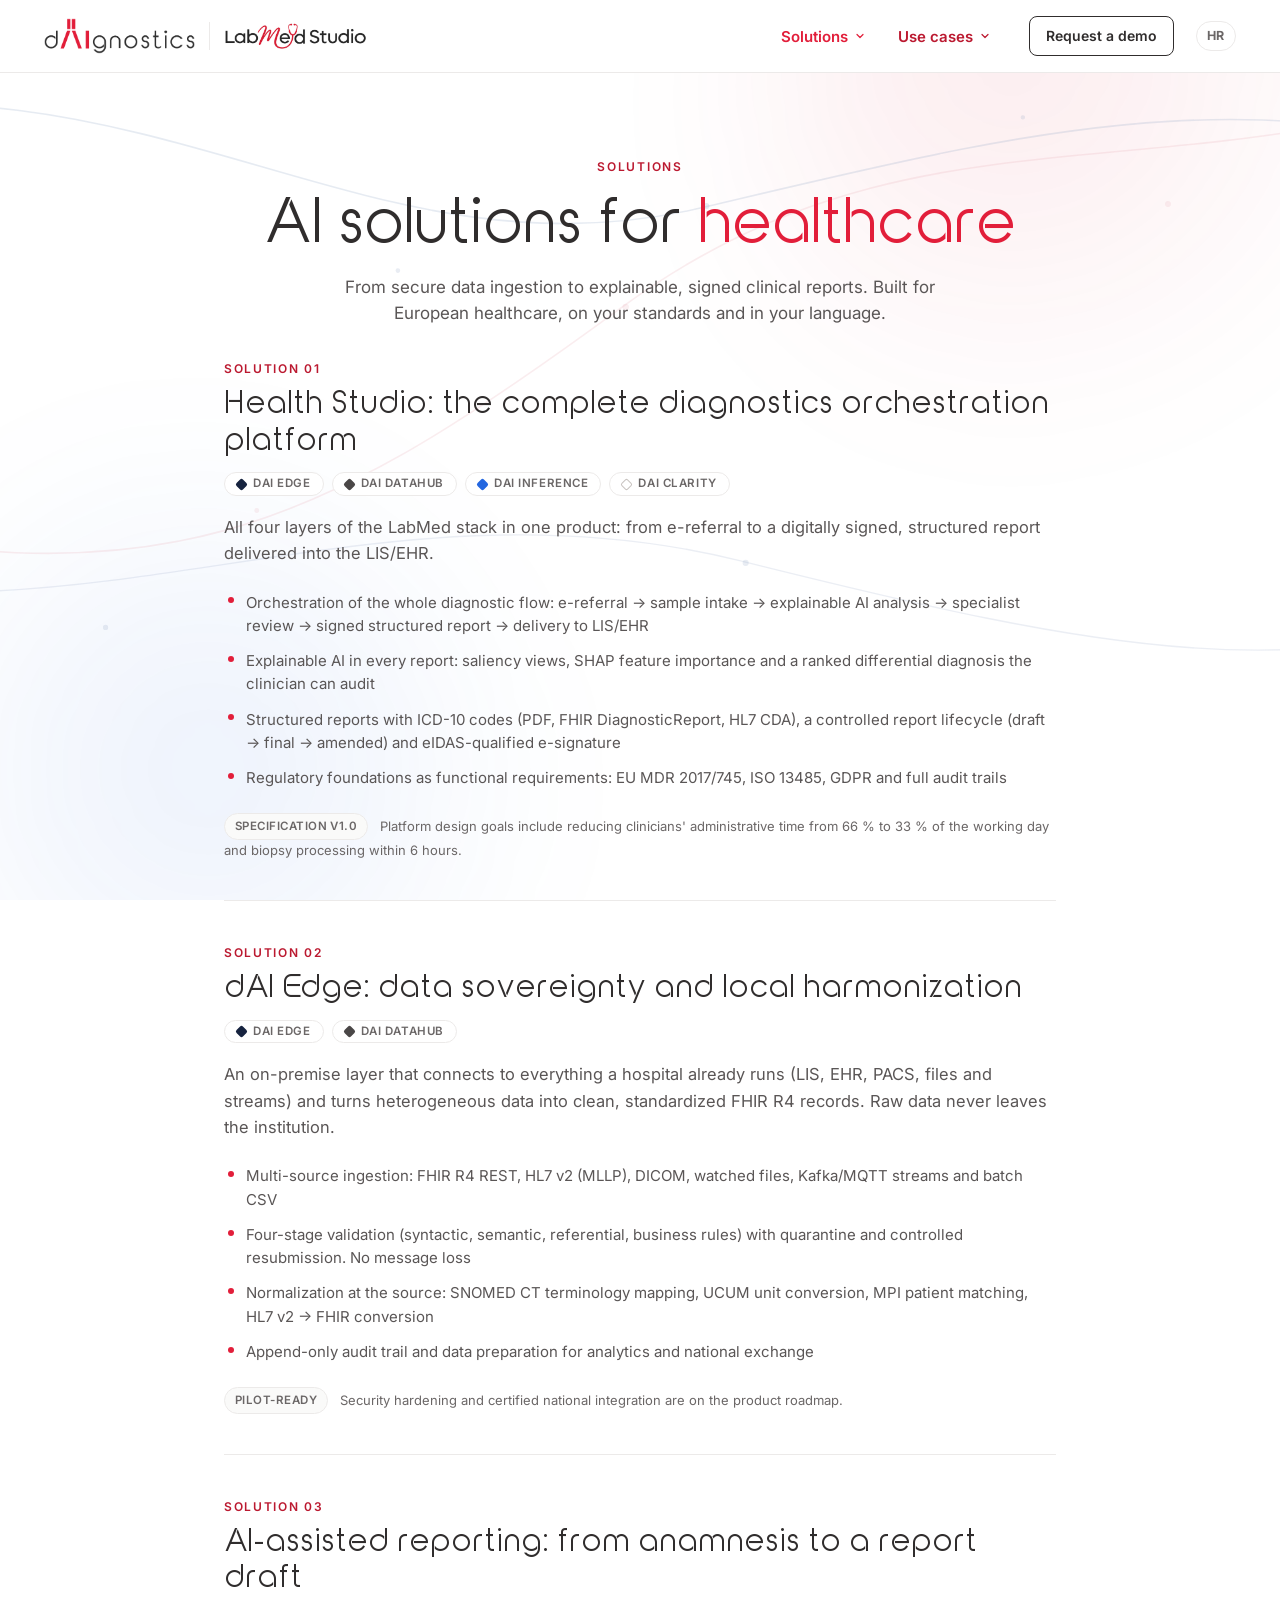
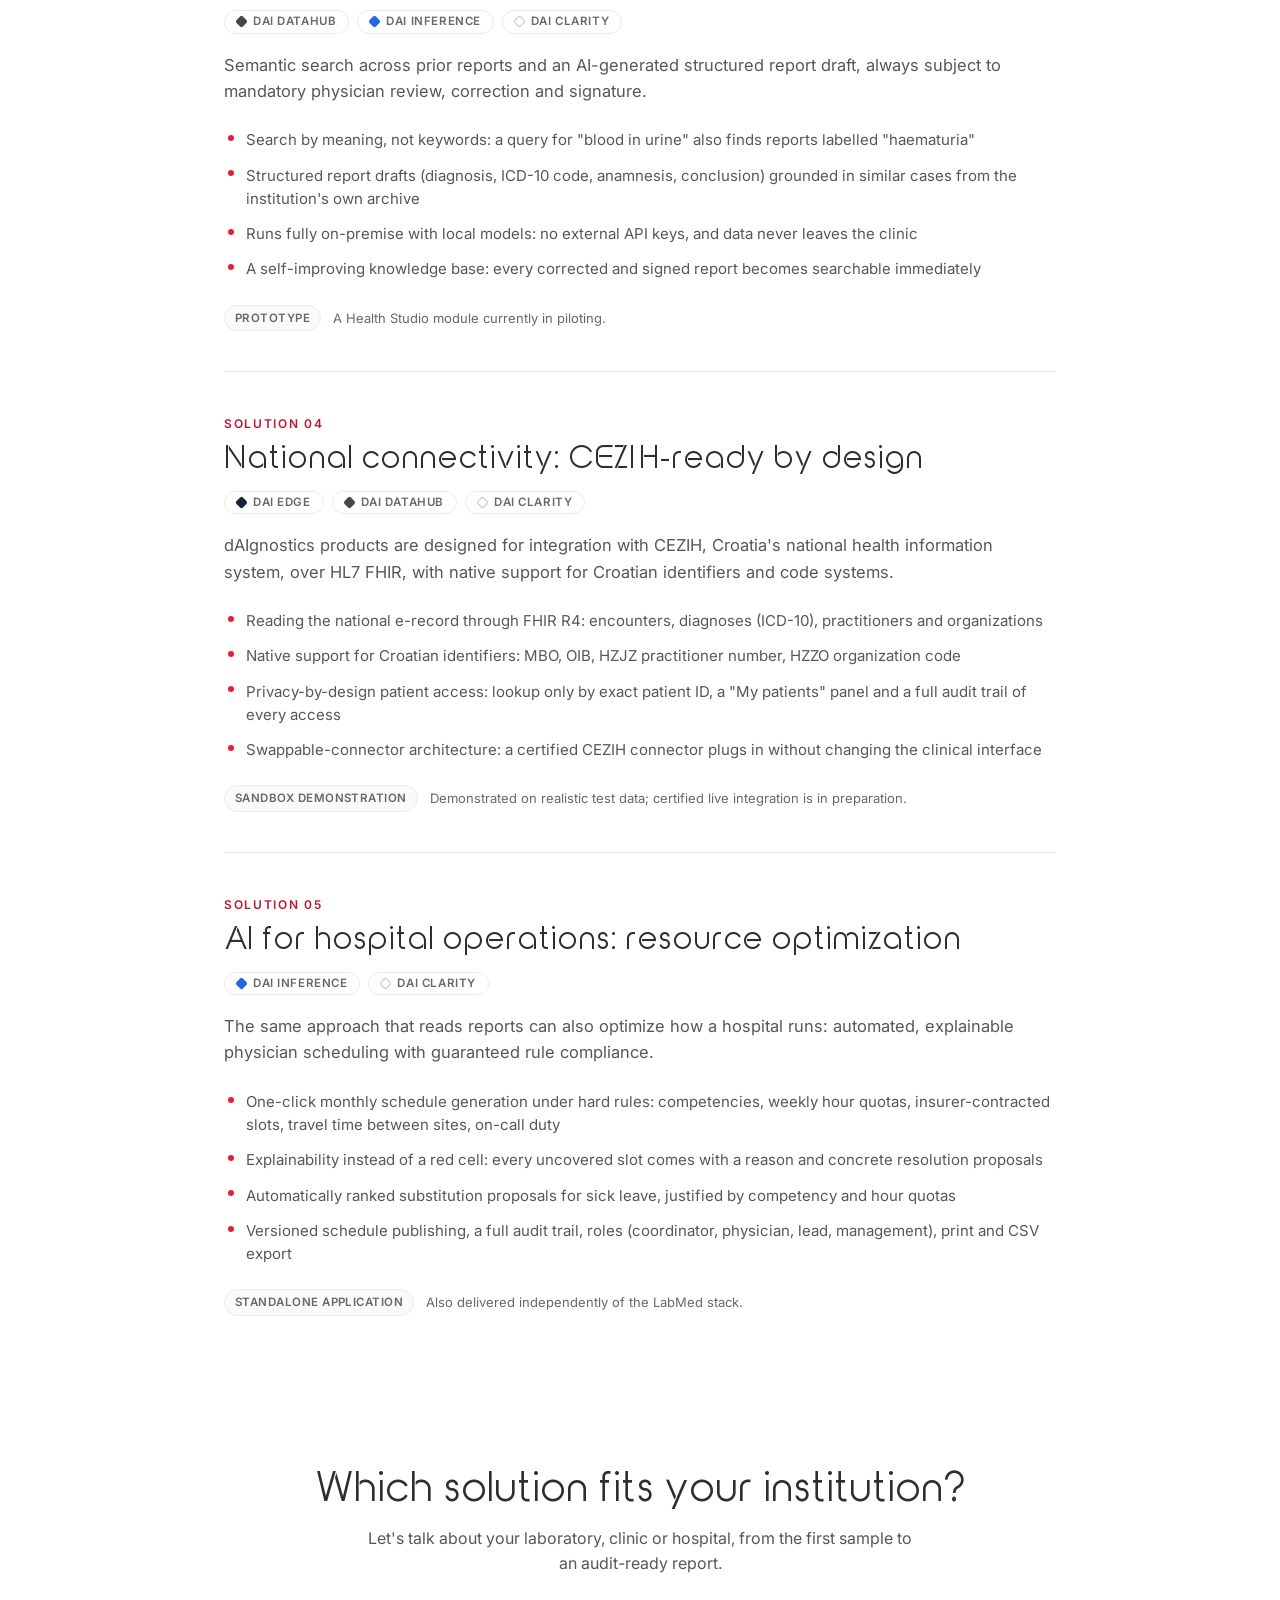
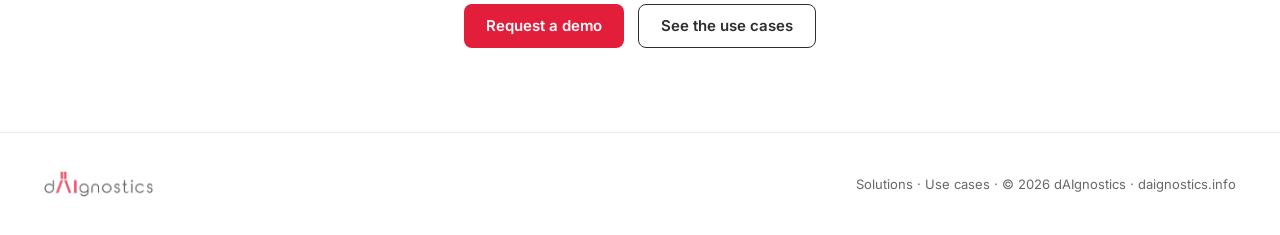
<file: solutions.html>
<!DOCTYPE html>
<html lang="en">
<head>
  <meta charset="UTF-8">
  <meta name="viewport" content="width=device-width, initial-scale=1.0">
  <title>Solutions | LabMed Studio</title>
  <meta name="description" content="dAIgnostics solutions: the Health Studio diagnostics platform, dAI Edge data sovereignty, AI-assisted reporting, national health-system connectivity and hospital resource optimization.">
  <link rel="icon" href="assets/favicon.ico" sizes="16x16 32x32 48x48">
  <link rel="icon" type="image/png" sizes="192x192" href="assets/icon-192.png">
  <link rel="icon" type="image/png" sizes="512x512" href="assets/icon-512.png">
  <link rel="apple-touch-icon" sizes="180x180" href="assets/apple-touch-icon.png">
  <link rel="alternate" hreflang="en" href="solutions.html">
  <link rel="alternate" hreflang="hr" href="hr/rjesenja.html">
  <link rel="preconnect" href="https://fonts.googleapis.com">
  <link rel="preconnect" href="https://fonts.gstatic.com" crossorigin>
  <link href="https://fonts.googleapis.com/css2?family=Inter:wght@400;500;600;700&family=Questrial&display=swap" rel="stylesheet">
  <link rel="stylesheet" href="css/style.css">
</head>
<body>

<div class="bg" aria-hidden="true">
  <span class="bg-blob bg-blob--red"></span>
  <span class="bg-blob bg-blob--blue"></span>
  <svg class="bg-net bg-net--a" viewBox="0 0 1600 1000" preserveAspectRatio="xMidYMid slice" focusable="false" aria-hidden="true">
    <g stroke="#8FA3C4" fill="#8FA3C4">
      <path d="M -100 180 C 300 80, 520 340, 860 260 S 1420 120, 1750 240" fill="none" stroke-width="1.6" opacity=".22"/>
      <path d="M -80 620 C 260 700, 540 520, 900 610 S 1460 740, 1720 640" fill="none" stroke-width="1.4" opacity=".18"/>
      <g opacity=".2">
        <circle cx="298" cy="105" r="2.4"/><circle cx="560" cy="322" r="1.8"/><circle cx="866" cy="258" r="2.6"/>
        <circle cx="1180" cy="170" r="1.7"/><circle cx="270" cy="676" r="2.1"/><circle cx="905" cy="612" r="2.5"/>
      </g>
    </g>
  </svg>
  <svg class="bg-net bg-net--b" viewBox="0 0 1600 1000" preserveAspectRatio="xMidYMid slice" focusable="false" aria-hidden="true">
    <g stroke="#E5A9B4" fill="#E5A9B4">
      <path d="M 1700 120 C 1320 260, 1080 140, 780 360 S 320 660, -80 560" fill="none" stroke-width="1.6" opacity=".21"/>
      <g opacity=".18">
        <circle cx="1324" cy="256" r="2.4"/><circle cx="786" cy="358" r="2.7"/><circle cx="420" cy="560" r="1.9"/>
      </g>
    </g>
  </svg>
</div>

<header class="site-head">
  <div class="container head-row">
    <a class="brand" href="index.html" aria-label="LabMed Studio by dAIgnostics, home">
      <img src="assets/daignostics-logo.png" alt="dAIgnostics" class="brand-logo" width="151" height="36">
      <img class="brand-product" src="assets/labmed-studio-logo.png" alt="LabMed Studio" width="972" height="189" style="--mark-h: 28px">
    </a>
    <nav class="main-nav" aria-label="Main navigation">
      <ul>
        <li class="has-dd">
          <a class="nav-link" href="solutions.html" aria-current="page">Solutions
            <svg class="nav-chev" viewBox="0 0 24 24" fill="none" stroke="currentColor" stroke-width="2.4" stroke-linecap="round" stroke-linejoin="round" focusable="false" aria-hidden="true"><path d="M6 9l6 6 6-6"/></svg>
          </a>
          <ul class="dd">
            <li><a href="#health-studio">Health Studio: diagnostics platform</a></li>
            <li><a href="#dai-edge">dAI Edge: data sovereignty</a></li>
            <li><a href="#ai-reporting">AI-assisted reporting</a></li>
            <li><a href="#cezih">National connectivity (CEZIH)</a></li>
            <li><a href="#operations">Hospital resource optimization</a></li>
          </ul>
        </li>
        <li class="has-dd">
          <a class="nav-link" href="use-cases.html">Use cases
            <svg class="nav-chev" viewBox="0 0 24 24" fill="none" stroke="currentColor" stroke-width="2.4" stroke-linecap="round" stroke-linejoin="round" focusable="false" aria-hidden="true"><path d="M6 9l6 6 6-6"/></svg>
          </a>
          <ul class="dd">
            <li><a href="use-cases.html#radiology">Radiology report drafts in seconds</a></li>
            <li><a href="use-cases.html#therapy-list">Digital therapy list</a></li>
            <li><a href="use-cases.html#scheduling">Automated physician scheduling</a></li>
            <li><a href="use-cases.html#pathology">Pathology archive modernization</a></li>
            <li><a href="use-cases.html#biosignals">From biosignals to reports</a></li>
          </ul>
        </li>
      </ul>
    </nav>
    <a class="btn btn-ghost btn-small" href="index.html#contact">Request a demo</a>
    <a class="lang-switch" href="hr/rjesenja.html" hreflang="hr" lang="hr" aria-label="Hrvatska verzija">HR</a>
  </div>
</header>

<main>
  <section class="hero subhero container">
    <p class="eyebrow">Solutions</p>
    <h1 class="hero-title">AI solutions for <span class="accent">healthcare</span></h1>
    <p class="lede">From secure data ingestion to explainable, signed clinical reports.
      Built for European healthcare, on your standards and in your language.</p>
  </section>

  <div class="page-sections container">

    <section class="sol" id="health-studio" aria-labelledby="t-health-studio">
      <p class="sol-kicker">Solution 01</p>
      <h2 class="sol-title" id="t-health-studio">Health Studio: the complete diagnostics orchestration platform</h2>
      <ul class="layer-badges" aria-label="LabMed stack layers">
        <li class="lb lb-edge"><i aria-hidden="true"></i>dAI Edge</li>
        <li class="lb lb-datahub"><i aria-hidden="true"></i>dAI DataHub</li>
        <li class="lb lb-inference"><i aria-hidden="true"></i>dAI Inference</li>
        <li class="lb lb-clarity"><i aria-hidden="true"></i>dAI Clarity</li>
      </ul>
      <p class="sol-desc">All four layers of the LabMed stack in one product: from e-referral to a
        digitally signed, structured report delivered into the LIS/EHR.</p>
      <ul class="points">
        <li>Orchestration of the whole diagnostic flow: e-referral → sample intake → explainable AI analysis → specialist review → signed structured report → delivery to LIS/EHR</li>
        <li>Explainable AI in every report: saliency views, SHAP feature importance and a ranked differential diagnosis the clinician can audit</li>
        <li>Structured reports with ICD-10 codes (PDF, FHIR DiagnosticReport, HL7 CDA), a controlled report lifecycle (draft → final → amended) and eIDAS-qualified e-signature</li>
        <li>Regulatory foundations as functional requirements: EU MDR 2017/745, ISO 13485, GDPR and full audit trails</li>
      </ul>
      <p class="sol-note"><span class="status-chip">Specification v1.0</span> Platform design goals include reducing clinicians' administrative time from 66&nbsp;% to 33&nbsp;% of the working day and biopsy processing within 6 hours.</p>
    </section>

    <section class="sol" id="dai-edge" aria-labelledby="t-dai-edge">
      <p class="sol-kicker">Solution 02</p>
      <h2 class="sol-title" id="t-dai-edge">dAI Edge: data sovereignty and local harmonization</h2>
      <ul class="layer-badges" aria-label="LabMed stack layers">
        <li class="lb lb-edge"><i aria-hidden="true"></i>dAI Edge</li>
        <li class="lb lb-datahub"><i aria-hidden="true"></i>dAI DataHub</li>
      </ul>
      <p class="sol-desc">An on-premise layer that connects to everything a hospital already runs (LIS, EHR, PACS, files and streams) and turns heterogeneous data into clean, standardized
        FHIR R4 records. Raw data never leaves the institution.</p>
      <ul class="points">
        <li>Multi-source ingestion: FHIR R4 REST, HL7 v2 (MLLP), DICOM, watched files, Kafka/MQTT streams and batch CSV</li>
        <li>Four-stage validation (syntactic, semantic, referential, business rules) with quarantine and controlled resubmission. No message loss</li>
        <li>Normalization at the source: SNOMED CT terminology mapping, UCUM unit conversion, MPI patient matching, HL7 v2 → FHIR conversion</li>
        <li>Append-only audit trail and data preparation for analytics and national exchange</li>
      </ul>
      <p class="sol-note"><span class="status-chip">Pilot-ready</span> Security hardening and certified national integration are on the product roadmap.</p>
    </section>

    <section class="sol" id="ai-reporting" aria-labelledby="t-ai-reporting">
      <p class="sol-kicker">Solution 03</p>
      <h2 class="sol-title" id="t-ai-reporting">AI-assisted reporting: from anamnesis to a report draft</h2>
      <ul class="layer-badges" aria-label="LabMed stack layers">
        <li class="lb lb-datahub"><i aria-hidden="true"></i>dAI DataHub</li>
        <li class="lb lb-inference"><i aria-hidden="true"></i>dAI Inference</li>
        <li class="lb lb-clarity"><i aria-hidden="true"></i>dAI Clarity</li>
      </ul>
      <p class="sol-desc">Semantic search across prior reports and an AI-generated structured report
        draft, always subject to mandatory physician review, correction and signature.</p>
      <ul class="points">
        <li>Search by meaning, not keywords: a query for "blood in urine" also finds reports labelled "haematuria"</li>
        <li>Structured report drafts (diagnosis, ICD-10 code, anamnesis, conclusion) grounded in similar cases from the institution's own archive</li>
        <li>Runs fully on-premise with local models: no external API keys, and data never leaves the clinic</li>
        <li>A self-improving knowledge base: every corrected and signed report becomes searchable immediately</li>
      </ul>
      <p class="sol-note"><span class="status-chip">Prototype</span> A Health Studio module currently in piloting.</p>
    </section>

    <section class="sol" id="cezih" aria-labelledby="t-cezih">
      <p class="sol-kicker">Solution 04</p>
      <h2 class="sol-title" id="t-cezih">National connectivity: CEZIH-ready by design</h2>
      <ul class="layer-badges" aria-label="LabMed stack layers">
        <li class="lb lb-edge"><i aria-hidden="true"></i>dAI Edge</li>
        <li class="lb lb-datahub"><i aria-hidden="true"></i>dAI DataHub</li>
        <li class="lb lb-clarity"><i aria-hidden="true"></i>dAI Clarity</li>
      </ul>
      <p class="sol-desc">dAIgnostics products are designed for integration with CEZIH, Croatia's national health information system, over HL7 FHIR, with native support for Croatian
        identifiers and code systems.</p>
      <ul class="points">
        <li>Reading the national e-record through FHIR R4: encounters, diagnoses (ICD-10), practitioners and organizations</li>
        <li>Native support for Croatian identifiers: MBO, OIB, HZJZ practitioner number, HZZO organization code</li>
        <li>Privacy-by-design patient access: lookup only by exact patient ID, a "My patients" panel and a full audit trail of every access</li>
        <li>Swappable-connector architecture: a certified CEZIH connector plugs in without changing the clinical interface</li>
      </ul>
      <p class="sol-note"><span class="status-chip">Sandbox demonstration</span> Demonstrated on realistic test data; certified live integration is in preparation.</p>
    </section>

    <section class="sol" id="operations" aria-labelledby="t-operations">
      <p class="sol-kicker">Solution 05</p>
      <h2 class="sol-title" id="t-operations">AI for hospital operations: resource optimization</h2>
      <ul class="layer-badges" aria-label="LabMed stack layers">
        <li class="lb lb-inference"><i aria-hidden="true"></i>dAI Inference</li>
        <li class="lb lb-clarity"><i aria-hidden="true"></i>dAI Clarity</li>
      </ul>
      <p class="sol-desc">The same approach that reads reports can also optimize how a hospital runs:
        automated, explainable physician scheduling with guaranteed rule compliance.</p>
      <ul class="points">
        <li>One-click monthly schedule generation under hard rules: competencies, weekly hour quotas, insurer-contracted slots, travel time between sites, on-call duty</li>
        <li>Explainability instead of a red cell: every uncovered slot comes with a reason and concrete resolution proposals</li>
        <li>Automatically ranked substitution proposals for sick leave, justified by competency and hour quotas</li>
        <li>Versioned schedule publishing, a full audit trail, roles (coordinator, physician, lead, management), print and CSV export</li>
      </ul>
      <p class="sol-note"><span class="status-chip">Standalone application</span> Also delivered independently of the LabMed stack.</p>
    </section>

  </div>

  <section class="cta container" id="contact">
    <h2 class="cta-title">Which solution fits your institution?</h2>
    <p class="cta-sub">Let's talk about your laboratory, clinic or hospital,
      from the first sample to an audit-ready report.</p>
    <div class="cta-row">
      <a class="btn btn-primary" href="mailto:contact@daignostics.info">Request a demo</a>
      <a class="btn btn-ghost" href="use-cases.html">See the use cases</a>
    </div>
  </section>
</main>

<footer class="site-foot">
  <div class="container foot-row">
    <img src="assets/daignostics-logo.png" alt="" class="foot-logo" width="109" height="26">
    <p><a href="solutions.html">Solutions</a> · <a href="use-cases.html">Use cases</a> · © 2026 dAIgnostics · <a href="https://daignostics.info">daignostics.info</a></p>
  </div>
</footer>

</body>
</html>
</file>
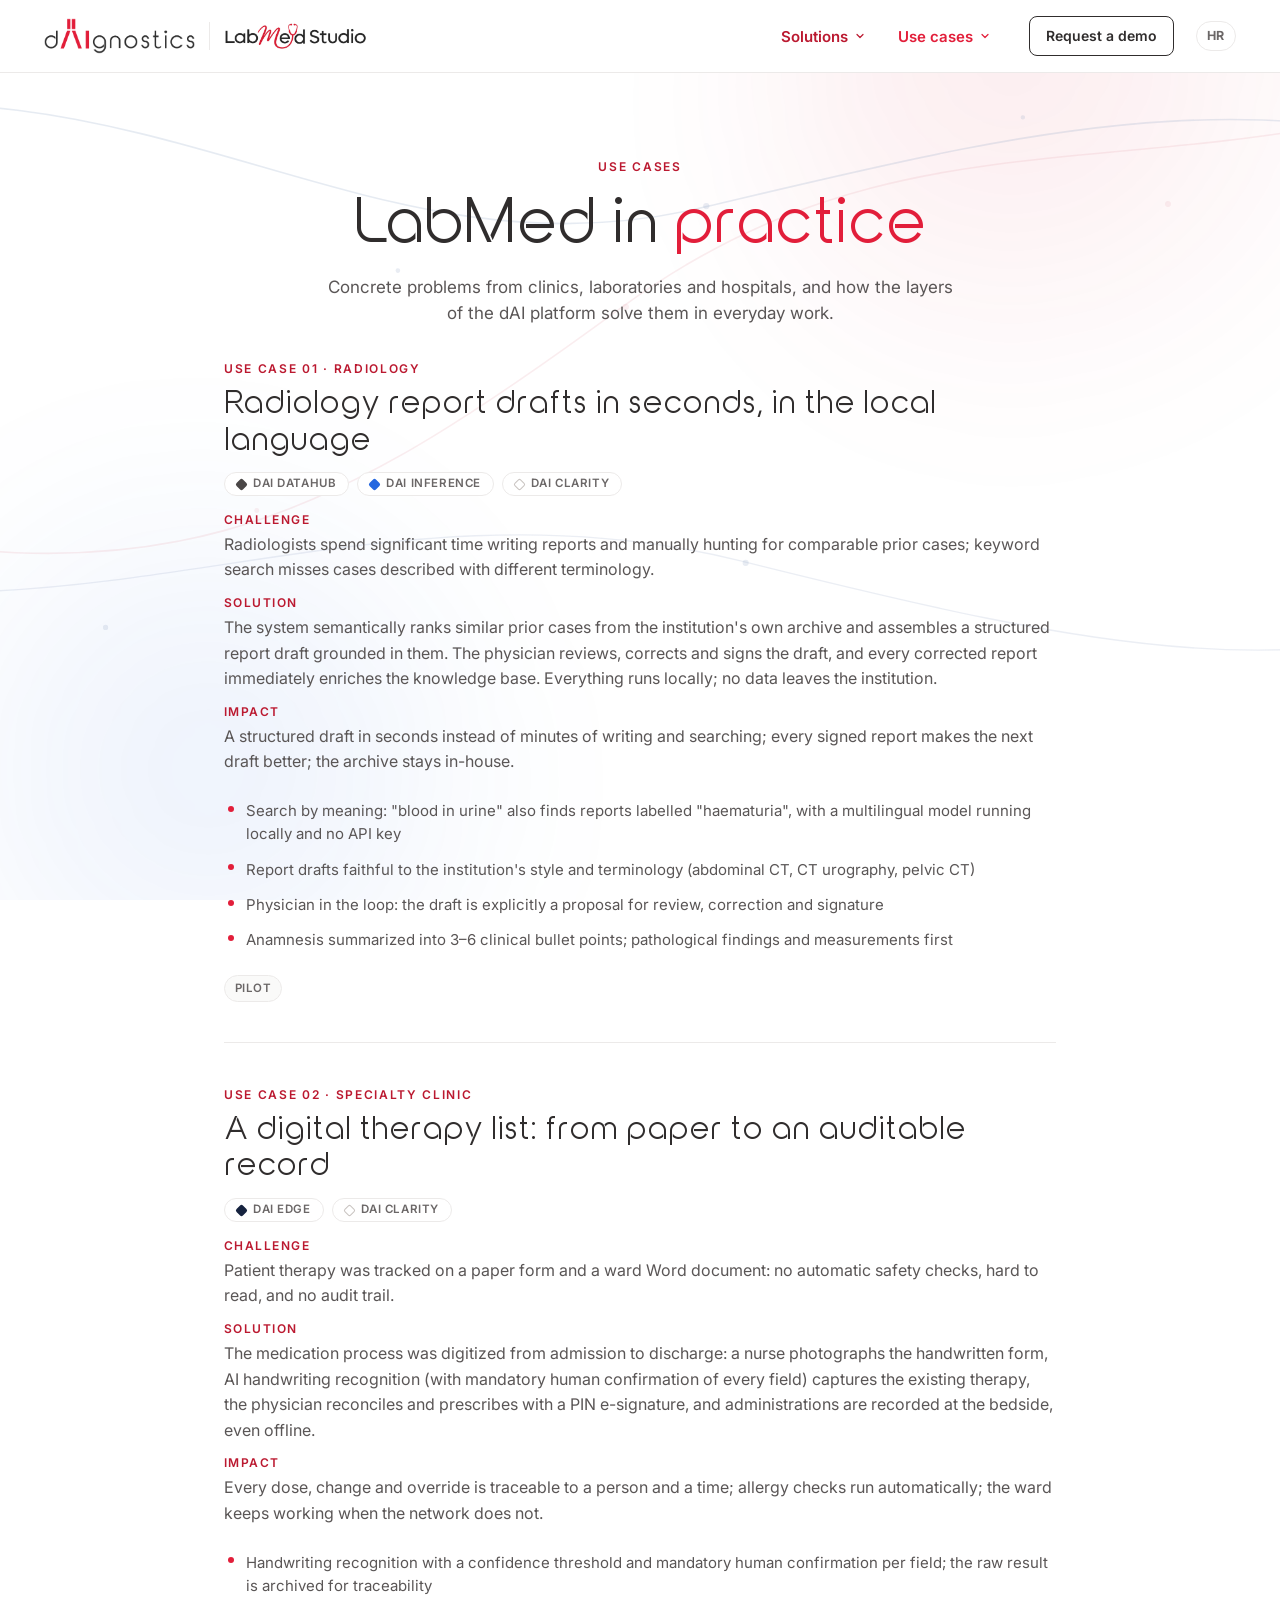
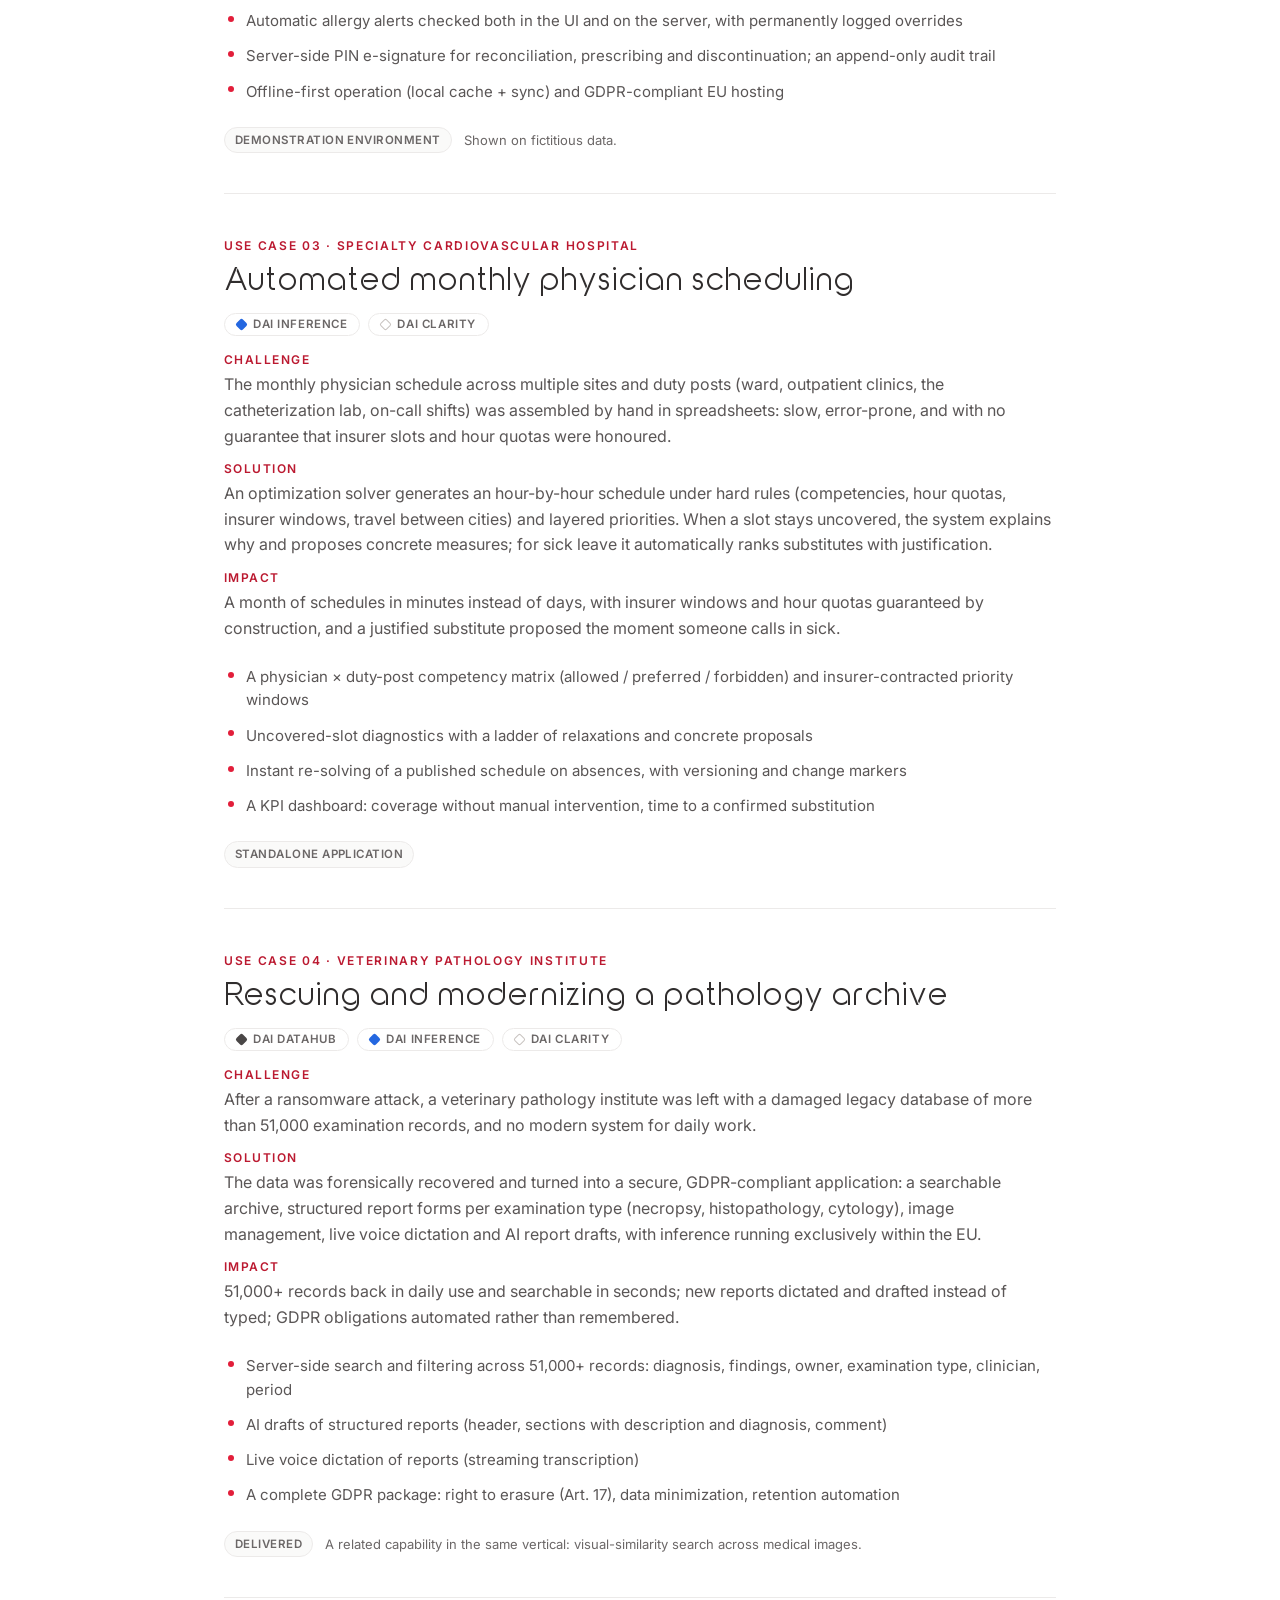
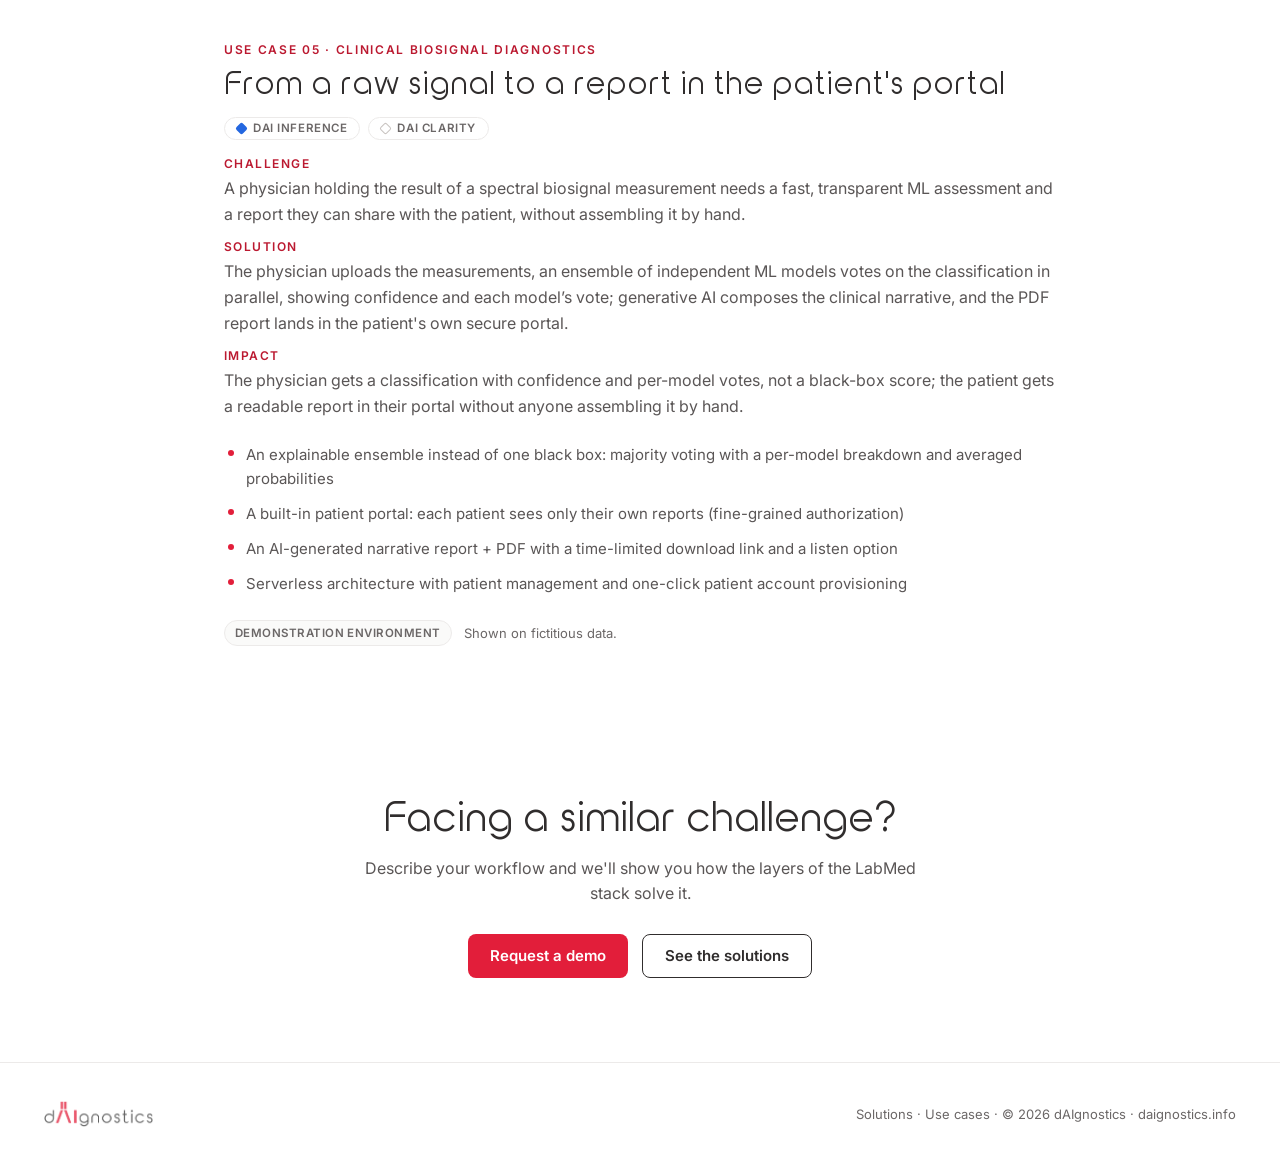
<file: use-cases.html>
<!DOCTYPE html>
<html lang="en">
<head>
  <meta charset="UTF-8">
  <meta name="viewport" content="width=device-width, initial-scale=1.0">
  <title>Use cases | LabMed Studio</title>
  <meta name="description" content="dAIgnostics platform use cases in practice: radiology reporting, a digital therapy list, automated physician scheduling, pathology archive modernization and biosignal diagnostics.">
  <link rel="icon" href="assets/favicon.ico" sizes="16x16 32x32 48x48">
  <link rel="icon" type="image/png" sizes="192x192" href="assets/icon-192.png">
  <link rel="icon" type="image/png" sizes="512x512" href="assets/icon-512.png">
  <link rel="apple-touch-icon" sizes="180x180" href="assets/apple-touch-icon.png">
  <link rel="alternate" hreflang="en" href="use-cases.html">
  <link rel="alternate" hreflang="hr" href="hr/primjene.html">
  <link rel="preconnect" href="https://fonts.googleapis.com">
  <link rel="preconnect" href="https://fonts.gstatic.com" crossorigin>
  <link href="https://fonts.googleapis.com/css2?family=Inter:wght@400;500;600;700&family=Questrial&display=swap" rel="stylesheet">
  <link rel="stylesheet" href="css/style.css">
</head>
<body>

<div class="bg" aria-hidden="true">
  <span class="bg-blob bg-blob--red"></span>
  <span class="bg-blob bg-blob--blue"></span>
  <svg class="bg-net bg-net--a" viewBox="0 0 1600 1000" preserveAspectRatio="xMidYMid slice" focusable="false" aria-hidden="true">
    <g stroke="#8FA3C4" fill="#8FA3C4">
      <path d="M -100 180 C 300 80, 520 340, 860 260 S 1420 120, 1750 240" fill="none" stroke-width="1.6" opacity=".22"/>
      <path d="M -80 620 C 260 700, 540 520, 900 610 S 1460 740, 1720 640" fill="none" stroke-width="1.4" opacity=".18"/>
      <g opacity=".2">
        <circle cx="298" cy="105" r="2.4"/><circle cx="560" cy="322" r="1.8"/><circle cx="866" cy="258" r="2.6"/>
        <circle cx="1180" cy="170" r="1.7"/><circle cx="270" cy="676" r="2.1"/><circle cx="905" cy="612" r="2.5"/>
      </g>
    </g>
  </svg>
  <svg class="bg-net bg-net--b" viewBox="0 0 1600 1000" preserveAspectRatio="xMidYMid slice" focusable="false" aria-hidden="true">
    <g stroke="#E5A9B4" fill="#E5A9B4">
      <path d="M 1700 120 C 1320 260, 1080 140, 780 360 S 320 660, -80 560" fill="none" stroke-width="1.6" opacity=".21"/>
      <g opacity=".18">
        <circle cx="1324" cy="256" r="2.4"/><circle cx="786" cy="358" r="2.7"/><circle cx="420" cy="560" r="1.9"/>
      </g>
    </g>
  </svg>
</div>

<header class="site-head">
  <div class="container head-row">
    <a class="brand" href="index.html" aria-label="LabMed Studio by dAIgnostics, home">
      <img src="assets/daignostics-logo.png" alt="dAIgnostics" class="brand-logo" width="151" height="36">
      <img class="brand-product" src="assets/labmed-studio-logo.png" alt="LabMed Studio" width="972" height="189" style="--mark-h: 28px">
    </a>
    <nav class="main-nav" aria-label="Main navigation">
      <ul>
        <li class="has-dd">
          <a class="nav-link" href="solutions.html">Solutions
            <svg class="nav-chev" viewBox="0 0 24 24" fill="none" stroke="currentColor" stroke-width="2.4" stroke-linecap="round" stroke-linejoin="round" focusable="false" aria-hidden="true"><path d="M6 9l6 6 6-6"/></svg>
          </a>
          <ul class="dd">
            <li><a href="solutions.html#health-studio">Health Studio: diagnostics platform</a></li>
            <li><a href="solutions.html#dai-edge">dAI Edge: data sovereignty</a></li>
            <li><a href="solutions.html#ai-reporting">AI-assisted reporting</a></li>
            <li><a href="solutions.html#cezih">National connectivity (CEZIH)</a></li>
            <li><a href="solutions.html#operations">Hospital resource optimization</a></li>
          </ul>
        </li>
        <li class="has-dd">
          <a class="nav-link" href="use-cases.html" aria-current="page">Use cases
            <svg class="nav-chev" viewBox="0 0 24 24" fill="none" stroke="currentColor" stroke-width="2.4" stroke-linecap="round" stroke-linejoin="round" focusable="false" aria-hidden="true"><path d="M6 9l6 6 6-6"/></svg>
          </a>
          <ul class="dd">
            <li><a href="#radiology">Radiology report drafts in seconds</a></li>
            <li><a href="#therapy-list">Digital therapy list</a></li>
            <li><a href="#scheduling">Automated physician scheduling</a></li>
            <li><a href="#pathology">Pathology archive modernization</a></li>
            <li><a href="#biosignals">From biosignals to reports</a></li>
          </ul>
        </li>
      </ul>
    </nav>
    <a class="btn btn-ghost btn-small" href="index.html#contact">Request a demo</a>
    <a class="lang-switch" href="hr/primjene.html" hreflang="hr" lang="hr" aria-label="Hrvatska verzija">HR</a>
  </div>
</header>

<main>
  <section class="hero subhero container">
    <p class="eyebrow">Use cases</p>
    <h1 class="hero-title">LabMed in <span class="accent">practice</span></h1>
    <p class="lede">Concrete problems from clinics, laboratories and hospitals, and how
      the layers of the dAI platform solve them in everyday work.</p>
  </section>

  <div class="page-sections container">

    <section class="sol" id="radiology" aria-labelledby="t-radiology">
      <p class="sol-kicker">Use case 01 · Radiology</p>
      <h2 class="sol-title" id="t-radiology">Radiology report drafts in seconds, in the local language</h2>
      <ul class="layer-badges" aria-label="Layers used">
        <li class="lb lb-datahub"><i aria-hidden="true"></i>dAI DataHub</li>
        <li class="lb lb-inference"><i aria-hidden="true"></i>dAI Inference</li>
        <li class="lb lb-clarity"><i aria-hidden="true"></i>dAI Clarity</li>
      </ul>
      <div class="uc-block">
        <span class="uc-label">Challenge</span>
        <p>Radiologists spend significant time writing reports and manually hunting for comparable
          prior cases; keyword search misses cases described with different terminology.</p>
      </div>
      <div class="uc-block">
        <span class="uc-label">Solution</span>
        <p>The system semantically ranks similar prior cases from the institution's own archive and
          assembles a structured report draft grounded in them. The physician reviews, corrects and
          signs the draft, and every corrected report immediately enriches the knowledge base.
          Everything runs locally; no data leaves the institution.</p>
      </div>
      <div class="uc-block">
        <span class="uc-label">Impact</span>
        <p>A structured draft in seconds instead of minutes of writing and searching; every signed report makes the next draft better; the archive stays in-house.</p>
      </div>
      <ul class="points">
        <li>Search by meaning: "blood in urine" also finds reports labelled "haematuria", with a multilingual model running locally and no API key</li>
        <li>Report drafts faithful to the institution's style and terminology (abdominal CT, CT urography, pelvic CT)</li>
        <li>Physician in the loop: the draft is explicitly a proposal for review, correction and signature</li>
        <li>Anamnesis summarized into 3–6 clinical bullet points; pathological findings and measurements first</li>
      </ul>
      <p class="sol-note"><span class="status-chip">Pilot</span></p>
    </section>

    <section class="sol" id="therapy-list" aria-labelledby="t-therapy">
      <p class="sol-kicker">Use case 02 · Specialty clinic</p>
      <h2 class="sol-title" id="t-therapy">A digital therapy list: from paper to an auditable record</h2>
      <ul class="layer-badges" aria-label="Layers used">
        <li class="lb lb-edge"><i aria-hidden="true"></i>dAI Edge</li>
        <li class="lb lb-clarity"><i aria-hidden="true"></i>dAI Clarity</li>
      </ul>
      <div class="uc-block">
        <span class="uc-label">Challenge</span>
        <p>Patient therapy was tracked on a paper form and a ward Word document: no automatic safety
          checks, hard to read, and no audit trail.</p>
      </div>
      <div class="uc-block">
        <span class="uc-label">Solution</span>
        <p>The medication process was digitized from admission to discharge: a nurse photographs the
          handwritten form, AI handwriting recognition (with mandatory human confirmation of every
          field) captures the existing therapy, the physician reconciles and prescribes with a PIN
          e-signature, and administrations are recorded at the bedside, even offline.</p>
      </div>
      <div class="uc-block">
        <span class="uc-label">Impact</span>
        <p>Every dose, change and override is traceable to a person and a time; allergy checks run automatically; the ward keeps working when the network does not.</p>
      </div>
      <ul class="points">
        <li>Handwriting recognition with a confidence threshold and mandatory human confirmation per field; the raw result is archived for traceability</li>
        <li>Automatic allergy alerts checked both in the UI and on the server, with permanently logged overrides</li>
        <li>Server-side PIN e-signature for reconciliation, prescribing and discontinuation; an append-only audit trail</li>
        <li>Offline-first operation (local cache + sync) and GDPR-compliant EU hosting</li>
      </ul>
      <p class="sol-note"><span class="status-chip">Demonstration environment</span> Shown on fictitious data.</p>
    </section>

    <section class="sol" id="scheduling" aria-labelledby="t-scheduling">
      <p class="sol-kicker">Use case 03 · Specialty cardiovascular hospital</p>
      <h2 class="sol-title" id="t-scheduling">Automated monthly physician scheduling</h2>
      <ul class="layer-badges" aria-label="Layers used">
        <li class="lb lb-inference"><i aria-hidden="true"></i>dAI Inference</li>
        <li class="lb lb-clarity"><i aria-hidden="true"></i>dAI Clarity</li>
      </ul>
      <div class="uc-block">
        <span class="uc-label">Challenge</span>
        <p>The monthly physician schedule across multiple sites and duty posts (ward, outpatient clinics, the catheterization lab, on-call shifts) was assembled by hand in spreadsheets:
          slow, error-prone, and with no guarantee that insurer slots and hour quotas were honoured.</p>
      </div>
      <div class="uc-block">
        <span class="uc-label">Solution</span>
        <p>An optimization solver generates an hour-by-hour schedule under hard rules (competencies,
          hour quotas, insurer windows, travel between cities) and layered priorities. When a slot
          stays uncovered, the system explains why and proposes concrete measures; for sick leave it
          automatically ranks substitutes with justification.</p>
      </div>
      <div class="uc-block">
        <span class="uc-label">Impact</span>
        <p>A month of schedules in minutes instead of days, with insurer windows and hour quotas guaranteed by construction, and a justified substitute proposed the moment someone calls in sick.</p>
      </div>
      <ul class="points">
        <li>A physician × duty-post competency matrix (allowed / preferred / forbidden) and insurer-contracted priority windows</li>
        <li>Uncovered-slot diagnostics with a ladder of relaxations and concrete proposals</li>
        <li>Instant re-solving of a published schedule on absences, with versioning and change markers</li>
        <li>A KPI dashboard: coverage without manual intervention, time to a confirmed substitution</li>
      </ul>
      <p class="sol-note"><span class="status-chip">Standalone application</span></p>
    </section>

    <section class="sol" id="pathology" aria-labelledby="t-pathology">
      <p class="sol-kicker">Use case 04 · Veterinary pathology institute</p>
      <h2 class="sol-title" id="t-pathology">Rescuing and modernizing a pathology archive</h2>
      <ul class="layer-badges" aria-label="Layers used">
        <li class="lb lb-datahub"><i aria-hidden="true"></i>dAI DataHub</li>
        <li class="lb lb-inference"><i aria-hidden="true"></i>dAI Inference</li>
        <li class="lb lb-clarity"><i aria-hidden="true"></i>dAI Clarity</li>
      </ul>
      <div class="uc-block">
        <span class="uc-label">Challenge</span>
        <p>After a ransomware attack, a veterinary pathology institute was left with a damaged legacy
          database of more than 51,000 examination records, and no modern system for daily work.</p>
      </div>
      <div class="uc-block">
        <span class="uc-label">Solution</span>
        <p>The data was forensically recovered and turned into a secure, GDPR-compliant application:
          a searchable archive, structured report forms per examination type (necropsy,
          histopathology, cytology), image management, live voice dictation and AI report drafts, with inference running exclusively within the EU.</p>
      </div>
      <div class="uc-block">
        <span class="uc-label">Impact</span>
        <p>51,000+ records back in daily use and searchable in seconds; new reports dictated and drafted instead of typed; GDPR obligations automated rather than remembered.</p>
      </div>
      <ul class="points">
        <li>Server-side search and filtering across 51,000+ records: diagnosis, findings, owner, examination type, clinician, period</li>
        <li>AI drafts of structured reports (header, sections with description and diagnosis, comment)</li>
        <li>Live voice dictation of reports (streaming transcription)</li>
        <li>A complete GDPR package: right to erasure (Art. 17), data minimization, retention automation</li>
      </ul>
      <p class="sol-note"><span class="status-chip">Delivered</span> A related capability in the same vertical: visual-similarity search across medical images.</p>
    </section>

    <section class="sol" id="biosignals" aria-labelledby="t-biosignals">
      <p class="sol-kicker">Use case 05 · Clinical biosignal diagnostics</p>
      <h2 class="sol-title" id="t-biosignals">From a raw signal to a report in the patient's portal</h2>
      <ul class="layer-badges" aria-label="Layers used">
        <li class="lb lb-inference"><i aria-hidden="true"></i>dAI Inference</li>
        <li class="lb lb-clarity"><i aria-hidden="true"></i>dAI Clarity</li>
      </ul>
      <div class="uc-block">
        <span class="uc-label">Challenge</span>
        <p>A physician holding the result of a spectral biosignal measurement needs a fast,
          transparent ML assessment and a report they can share with the patient, without assembling it by hand.</p>
      </div>
      <div class="uc-block">
        <span class="uc-label">Solution</span>
        <p>The physician uploads the measurements, an ensemble of independent ML models votes on the
          classification in parallel, showing confidence and each model’s vote; generative AI
          composes the clinical narrative, and the PDF report lands in the patient's own secure
          portal.</p>
      </div>
      <div class="uc-block">
        <span class="uc-label">Impact</span>
        <p>The physician gets a classification with confidence and per-model votes, not a black-box score; the patient gets a readable report in their portal without anyone assembling it by hand.</p>
      </div>
      <ul class="points">
        <li>An explainable ensemble instead of one black box: majority voting with a per-model breakdown and averaged probabilities</li>
        <li>A built-in patient portal: each patient sees only their own reports (fine-grained authorization)</li>
        <li>An AI-generated narrative report + PDF with a time-limited download link and a listen option</li>
        <li>Serverless architecture with patient management and one-click patient account provisioning</li>
      </ul>
      <p class="sol-note"><span class="status-chip">Demonstration environment</span> Shown on fictitious data.</p>
    </section>

  </div>

  <section class="cta container" id="contact">
    <h2 class="cta-title">Facing a similar challenge?</h2>
    <p class="cta-sub">Describe your workflow and we'll show you how the layers of the
      LabMed stack solve it.</p>
    <div class="cta-row">
      <a class="btn btn-primary" href="mailto:contact@daignostics.info">Request a demo</a>
      <a class="btn btn-ghost" href="solutions.html">See the solutions</a>
    </div>
  </section>
</main>

<footer class="site-foot">
  <div class="container foot-row">
    <img src="assets/daignostics-logo.png" alt="" class="foot-logo" width="109" height="26">
    <p><a href="solutions.html">Solutions</a> · <a href="use-cases.html">Use cases</a> · © 2026 dAIgnostics · <a href="https://daignostics.info">daignostics.info</a></p>
  </div>
</footer>

</body>
</html>
</file>
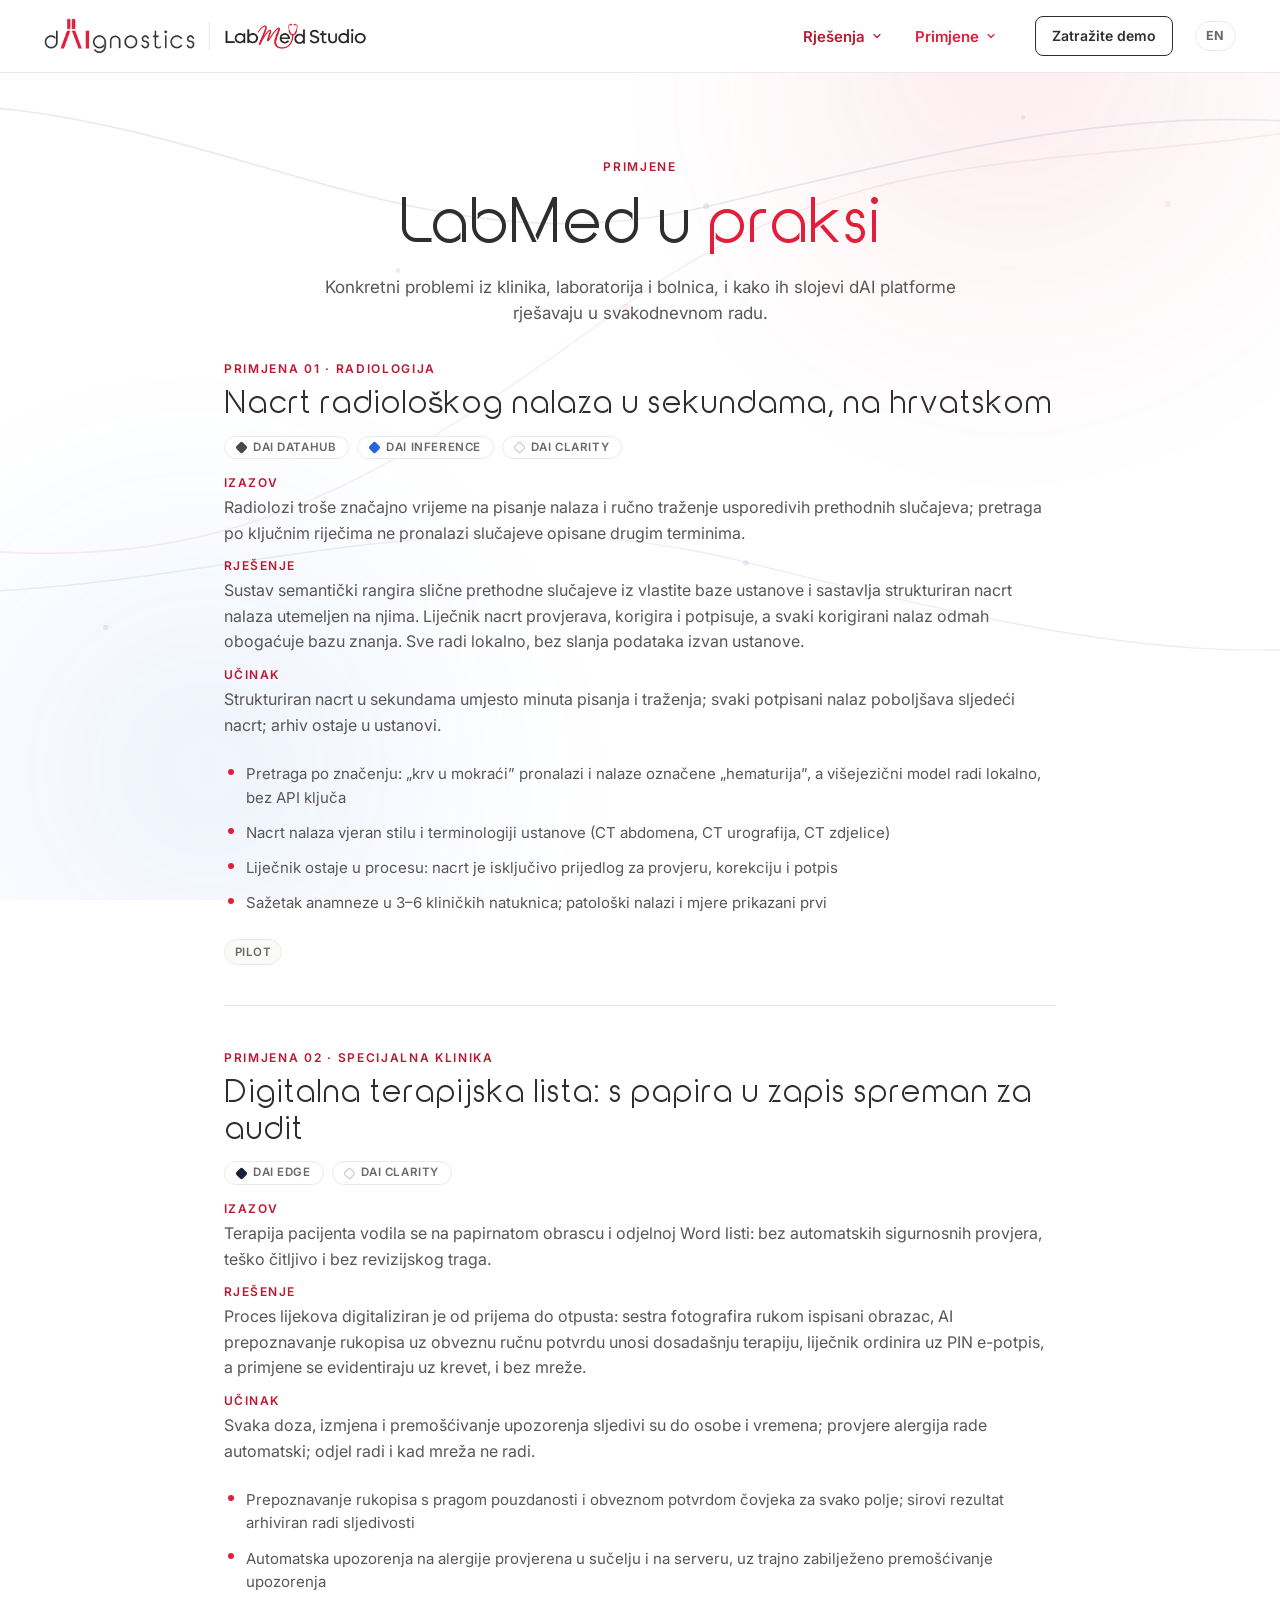
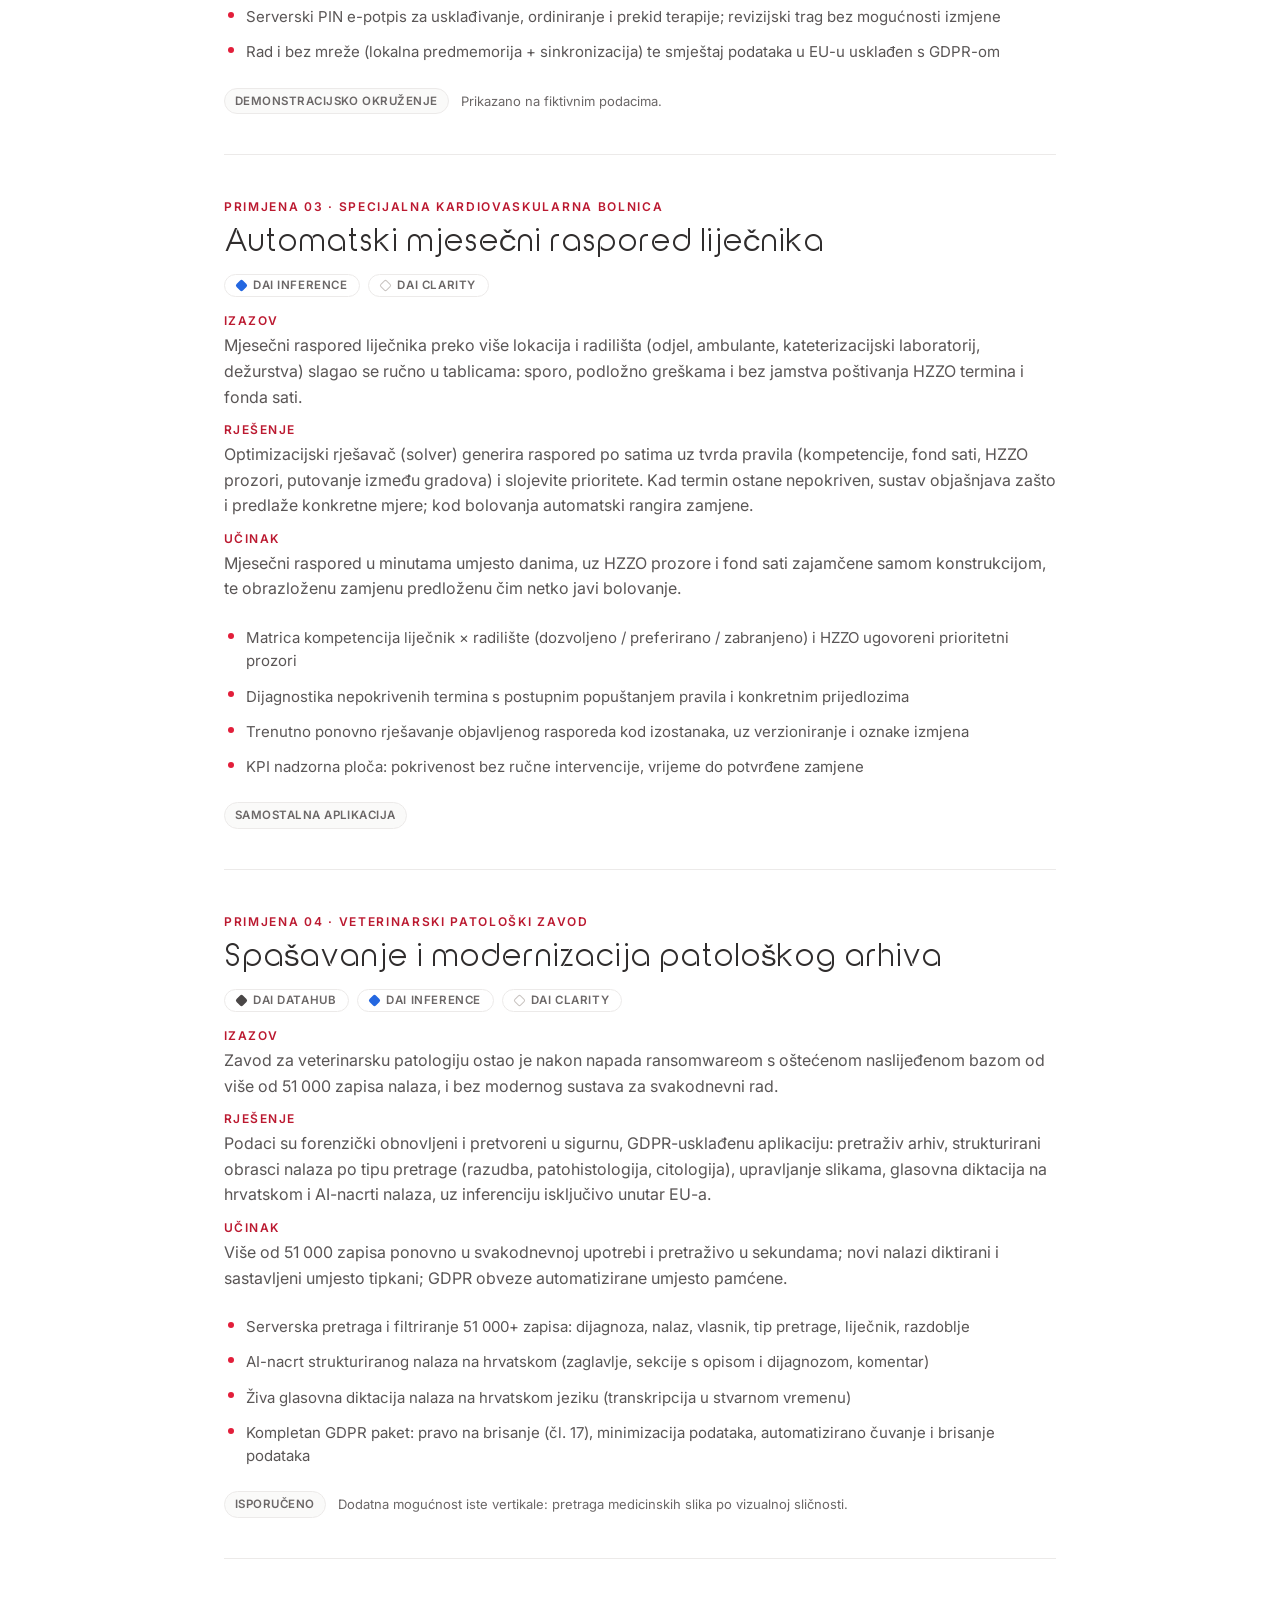
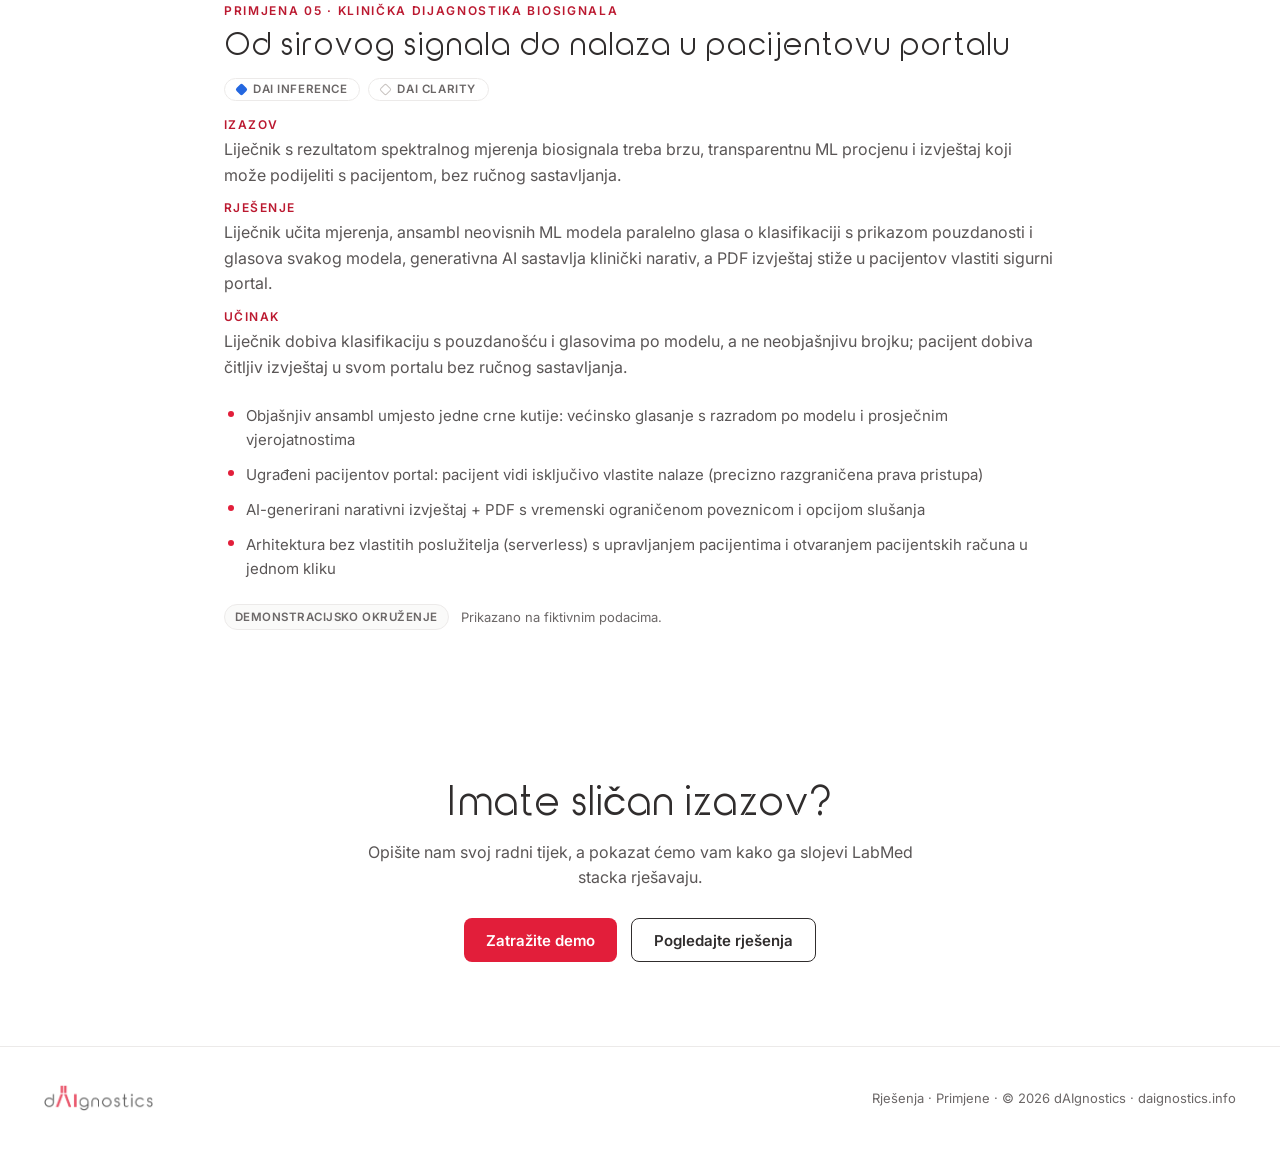
<file: hr/primjene.html>
<!DOCTYPE html>
<html lang="hr">
<head>
  <meta charset="UTF-8">
  <meta name="viewport" content="width=device-width, initial-scale=1.0">
  <title>Primjene | LabMed Studio</title>
  <meta name="description" content="Primjene dAIgnostics platforme u praksi: radiološko izvještavanje, digitalna terapijska lista, automatski rasporedi liječnika, modernizacija patoloških arhiva i dijagnostika biosignala.">
  <link rel="icon" href="../assets/favicon.ico" sizes="16x16 32x32 48x48">
  <link rel="icon" type="image/png" sizes="192x192" href="../assets/icon-192.png">
  <link rel="icon" type="image/png" sizes="512x512" href="../assets/icon-512.png">
  <link rel="apple-touch-icon" sizes="180x180" href="../assets/apple-touch-icon.png">
  <link rel="alternate" hreflang="en" href="../use-cases.html">
  <link rel="alternate" hreflang="hr" href="primjene.html">
  <link rel="preconnect" href="https://fonts.googleapis.com">
  <link rel="preconnect" href="https://fonts.gstatic.com" crossorigin>
  <link href="https://fonts.googleapis.com/css2?family=Inter:wght@400;500;600;700&family=Questrial&display=swap" rel="stylesheet">
  <link rel="stylesheet" href="../css/style.css">
</head>
<body>

<div class="bg" aria-hidden="true">
  <span class="bg-blob bg-blob--red"></span>
  <span class="bg-blob bg-blob--blue"></span>
  <svg class="bg-net bg-net--a" viewBox="0 0 1600 1000" preserveAspectRatio="xMidYMid slice" focusable="false" aria-hidden="true">
    <g stroke="#8FA3C4" fill="#8FA3C4">
      <path d="M -100 180 C 300 80, 520 340, 860 260 S 1420 120, 1750 240" fill="none" stroke-width="1.6" opacity=".22"/>
      <path d="M -80 620 C 260 700, 540 520, 900 610 S 1460 740, 1720 640" fill="none" stroke-width="1.4" opacity=".18"/>
      <g opacity=".2">
        <circle cx="298" cy="105" r="2.4"/><circle cx="560" cy="322" r="1.8"/><circle cx="866" cy="258" r="2.6"/>
        <circle cx="1180" cy="170" r="1.7"/><circle cx="270" cy="676" r="2.1"/><circle cx="905" cy="612" r="2.5"/>
      </g>
    </g>
  </svg>
  <svg class="bg-net bg-net--b" viewBox="0 0 1600 1000" preserveAspectRatio="xMidYMid slice" focusable="false" aria-hidden="true">
    <g stroke="#E5A9B4" fill="#E5A9B4">
      <path d="M 1700 120 C 1320 260, 1080 140, 780 360 S 320 660, -80 560" fill="none" stroke-width="1.6" opacity=".21"/>
      <g opacity=".18">
        <circle cx="1324" cy="256" r="2.4"/><circle cx="786" cy="358" r="2.7"/><circle cx="420" cy="560" r="1.9"/>
      </g>
    </g>
  </svg>
</div>

<header class="site-head">
  <div class="container head-row">
    <a class="brand" href="index.html" aria-label="LabMed Studio, proizvod tvrtke dAIgnostics, početna">
      <img src="../assets/daignostics-logo.png" alt="dAIgnostics" class="brand-logo" width="151" height="36">
      <img class="brand-product" src="../assets/labmed-studio-logo.png" alt="LabMed Studio" width="972" height="189" style="--mark-h: 28px">
    </a>
    <nav class="main-nav" aria-label="Glavna navigacija">
      <ul>
        <li class="has-dd">
          <a class="nav-link" href="rjesenja.html">Rješenja
            <svg class="nav-chev" viewBox="0 0 24 24" fill="none" stroke="currentColor" stroke-width="2.4" stroke-linecap="round" stroke-linejoin="round" focusable="false" aria-hidden="true"><path d="M6 9l6 6 6-6"/></svg>
          </a>
          <ul class="dd">
            <li><a href="rjesenja.html#health-studio">Health Studio: dijagnostička platforma</a></li>
            <li><a href="rjesenja.html#dai-edge">dAI Edge: suverenost podataka</a></li>
            <li><a href="rjesenja.html#ai-izvjestavanje">AI-asistirano izvještavanje</a></li>
            <li><a href="rjesenja.html#cezih">Nacionalna povezivost (CEZIH)</a></li>
            <li><a href="rjesenja.html#operacije">Optimizacija bolničkih resursa</a></li>
          </ul>
        </li>
        <li class="has-dd">
          <a class="nav-link" href="primjene.html" aria-current="page">Primjene
            <svg class="nav-chev" viewBox="0 0 24 24" fill="none" stroke="currentColor" stroke-width="2.4" stroke-linecap="round" stroke-linejoin="round" focusable="false" aria-hidden="true"><path d="M6 9l6 6 6-6"/></svg>
          </a>
          <ul class="dd">
            <li><a href="#radiologija">Nacrt radiološkog nalaza u sekundama</a></li>
            <li><a href="#terapijska-lista">Digitalna terapijska lista</a></li>
            <li><a href="#raspored">Automatski raspored liječnika</a></li>
            <li><a href="#patologija">Modernizacija patološkog arhiva</a></li>
            <li><a href="#biosignali">Od biosignala do nalaza</a></li>
          </ul>
        </li>
      </ul>
    </nav>
    <a class="btn btn-ghost btn-small" href="index.html#kontakt">Zatražite demo</a>
    <a class="lang-switch" href="../use-cases.html" hreflang="en" lang="en" aria-label="English version">EN</a>
  </div>
</header>

<main>
  <section class="hero subhero container">
    <p class="eyebrow">Primjene</p>
    <h1 class="hero-title">LabMed u <span class="accent">praksi</span></h1>
    <p class="lede">Konkretni problemi iz klinika, laboratorija i bolnica, i kako ih
      slojevi dAI platforme rješavaju u svakodnevnom radu.</p>
  </section>

  <div class="page-sections container">

    <section class="sol" id="radiologija" aria-labelledby="t-radiologija">
      <p class="sol-kicker">Primjena 01 · Radiologija</p>
      <h2 class="sol-title" id="t-radiologija">Nacrt radiološkog nalaza u sekundama, na hrvatskom</h2>
      <ul class="layer-badges" aria-label="Korišteni slojevi">
        <li class="lb lb-datahub"><i aria-hidden="true"></i>dAI DataHub</li>
        <li class="lb lb-inference"><i aria-hidden="true"></i>dAI Inference</li>
        <li class="lb lb-clarity"><i aria-hidden="true"></i>dAI Clarity</li>
      </ul>
      <div class="uc-block">
        <span class="uc-label">Izazov</span>
        <p>Radiolozi troše značajno vrijeme na pisanje nalaza i ručno traženje usporedivih prethodnih
          slučajeva; pretraga po ključnim riječima ne pronalazi slučajeve opisane drugim terminima.</p>
      </div>
      <div class="uc-block">
        <span class="uc-label">Rješenje</span>
        <p>Sustav semantički rangira slične prethodne slučajeve iz vlastite baze ustanove i sastavlja
          strukturiran nacrt nalaza utemeljen na njima. Liječnik nacrt provjerava, korigira i potpisuje, a svaki korigirani nalaz odmah obogaćuje bazu znanja. Sve radi lokalno, bez slanja podataka
          izvan ustanove.</p>
      </div>
      <div class="uc-block">
        <span class="uc-label">Učinak</span>
        <p>Strukturiran nacrt u sekundama umjesto minuta pisanja i traženja; svaki potpisani nalaz poboljšava sljedeći nacrt; arhiv ostaje u ustanovi.</p>
      </div>
      <ul class="points">
        <li>Pretraga po značenju: „krv u mokraći” pronalazi i nalaze označene „hematurija”, a višejezični model radi lokalno, bez API ključa</li>
        <li>Nacrt nalaza vjeran stilu i terminologiji ustanove (CT abdomena, CT urografija, CT zdjelice)</li>
        <li>Liječnik ostaje u procesu: nacrt je isključivo prijedlog za provjeru, korekciju i potpis</li>
        <li>Sažetak anamneze u 3–6 kliničkih natuknica; patološki nalazi i mjere prikazani prvi</li>
      </ul>
      <p class="sol-note"><span class="status-chip">Pilot</span></p>
    </section>

    <section class="sol" id="terapijska-lista" aria-labelledby="t-terapijska">
      <p class="sol-kicker">Primjena 02 · Specijalna klinika</p>
      <h2 class="sol-title" id="t-terapijska">Digitalna terapijska lista: s papira u zapis spreman za audit</h2>
      <ul class="layer-badges" aria-label="Korišteni slojevi">
        <li class="lb lb-edge"><i aria-hidden="true"></i>dAI Edge</li>
        <li class="lb lb-clarity"><i aria-hidden="true"></i>dAI Clarity</li>
      </ul>
      <div class="uc-block">
        <span class="uc-label">Izazov</span>
        <p>Terapija pacijenta vodila se na papirnatom obrascu i odjelnoj Word listi: bez automatskih
          sigurnosnih provjera, teško čitljivo i bez revizijskog traga.</p>
      </div>
      <div class="uc-block">
        <span class="uc-label">Rješenje</span>
        <p>Proces lijekova digitaliziran je od prijema do otpusta: sestra fotografira rukom ispisani
          obrazac, AI prepoznavanje rukopisa uz obveznu ručnu potvrdu unosi dosadašnju terapiju,
          liječnik ordinira uz PIN e-potpis, a primjene se evidentiraju uz krevet, i bez mreže.</p>
      </div>
      <div class="uc-block">
        <span class="uc-label">Učinak</span>
        <p>Svaka doza, izmjena i premošćivanje upozorenja sljedivi su do osobe i vremena; provjere alergija rade automatski; odjel radi i kad mreža ne radi.</p>
      </div>
      <ul class="points">
        <li>Prepoznavanje rukopisa s pragom pouzdanosti i obveznom potvrdom čovjeka za svako polje; sirovi rezultat arhiviran radi sljedivosti</li>
        <li>Automatska upozorenja na alergije provjerena u sučelju i na serveru, uz trajno zabilježeno premošćivanje upozorenja</li>
        <li>Serverski PIN e-potpis za usklađivanje, ordiniranje i prekid terapije; revizijski trag bez mogućnosti izmjene</li>
        <li>Rad i bez mreže (lokalna predmemorija + sinkronizacija) te smještaj podataka u EU-u usklađen s GDPR-om</li>
      </ul>
      <p class="sol-note"><span class="status-chip">Demonstracijsko okruženje</span> Prikazano na fiktivnim podacima.</p>
    </section>

    <section class="sol" id="raspored" aria-labelledby="t-raspored">
      <p class="sol-kicker">Primjena 03 · Specijalna kardiovaskularna bolnica</p>
      <h2 class="sol-title" id="t-raspored">Automatski mjesečni raspored liječnika</h2>
      <ul class="layer-badges" aria-label="Korišteni slojevi">
        <li class="lb lb-inference"><i aria-hidden="true"></i>dAI Inference</li>
        <li class="lb lb-clarity"><i aria-hidden="true"></i>dAI Clarity</li>
      </ul>
      <div class="uc-block">
        <span class="uc-label">Izazov</span>
        <p>Mjesečni raspored liječnika preko više lokacija i radilišta (odjel, ambulante, kateterizacijski laboratorij, dežurstva) slagao se ručno u tablicama: sporo, podložno
          greškama i bez jamstva poštivanja HZZO termina i fonda sati.</p>
      </div>
      <div class="uc-block">
        <span class="uc-label">Rješenje</span>
        <p>Optimizacijski rješavač (solver) generira raspored po satima uz tvrda pravila (kompetencije, fond sati,
          HZZO prozori, putovanje između gradova) i slojevite prioritete. Kad termin ostane nepokriven,
          sustav objašnjava zašto i predlaže konkretne mjere; kod bolovanja automatski rangira zamjene.</p>
      </div>
      <div class="uc-block">
        <span class="uc-label">Učinak</span>
        <p>Mjesečni raspored u minutama umjesto danima, uz HZZO prozore i fond sati zajamčene samom konstrukcijom, te obrazloženu zamjenu predloženu čim netko javi bolovanje.</p>
      </div>
      <ul class="points">
        <li>Matrica kompetencija liječnik × radilište (dozvoljeno / preferirano / zabranjeno) i HZZO ugovoreni prioritetni prozori</li>
        <li>Dijagnostika nepokrivenih termina s postupnim popuštanjem pravila i konkretnim prijedlozima</li>
        <li>Trenutno ponovno rješavanje objavljenog rasporeda kod izostanaka, uz verzioniranje i oznake izmjena</li>
        <li>KPI nadzorna ploča: pokrivenost bez ručne intervencije, vrijeme do potvrđene zamjene</li>
      </ul>
      <p class="sol-note"><span class="status-chip">Samostalna aplikacija</span></p>
    </section>

    <section class="sol" id="patologija" aria-labelledby="t-patologija">
      <p class="sol-kicker">Primjena 04 · Veterinarski patološki zavod</p>
      <h2 class="sol-title" id="t-patologija">Spašavanje i modernizacija patološkog arhiva</h2>
      <ul class="layer-badges" aria-label="Korišteni slojevi">
        <li class="lb lb-datahub"><i aria-hidden="true"></i>dAI DataHub</li>
        <li class="lb lb-inference"><i aria-hidden="true"></i>dAI Inference</li>
        <li class="lb lb-clarity"><i aria-hidden="true"></i>dAI Clarity</li>
      </ul>
      <div class="uc-block">
        <span class="uc-label">Izazov</span>
        <p>Zavod za veterinarsku patologiju ostao je nakon napada ransomwareom s oštećenom naslijeđenom bazom
          od više od 51 000 zapisa nalaza, i bez modernog sustava za svakodnevni rad.</p>
      </div>
      <div class="uc-block">
        <span class="uc-label">Rješenje</span>
        <p>Podaci su forenzički obnovljeni i pretvoreni u sigurnu, GDPR-usklađenu aplikaciju:
          pretraživ arhiv, strukturirani obrasci nalaza po tipu pretrage (razudba, patohistologija,
          citologija), upravljanje slikama, glasovna diktacija na hrvatskom i AI-nacrti nalaza, uz inferenciju isključivo unutar EU-a.</p>
      </div>
      <div class="uc-block">
        <span class="uc-label">Učinak</span>
        <p>Više od 51 000 zapisa ponovno u svakodnevnoj upotrebi i pretraživo u sekundama; novi nalazi diktirani i sastavljeni umjesto tipkani; GDPR obveze automatizirane umjesto pamćene.</p>
      </div>
      <ul class="points">
        <li>Serverska pretraga i filtriranje 51 000+ zapisa: dijagnoza, nalaz, vlasnik, tip pretrage, liječnik, razdoblje</li>
        <li>AI-nacrt strukturiranog nalaza na hrvatskom (zaglavlje, sekcije s opisom i dijagnozom, komentar)</li>
        <li>Živa glasovna diktacija nalaza na hrvatskom jeziku (transkripcija u stvarnom vremenu)</li>
        <li>Kompletan GDPR paket: pravo na brisanje (čl. 17), minimizacija podataka, automatizirano čuvanje i brisanje podataka</li>
      </ul>
      <p class="sol-note"><span class="status-chip">Isporučeno</span> Dodatna mogućnost iste vertikale: pretraga medicinskih slika po vizualnoj sličnosti.</p>
    </section>

    <section class="sol" id="biosignali" aria-labelledby="t-biosignali">
      <p class="sol-kicker">Primjena 05 · Klinička dijagnostika biosignala</p>
      <h2 class="sol-title" id="t-biosignali">Od sirovog signala do nalaza u pacijentovu portalu</h2>
      <ul class="layer-badges" aria-label="Korišteni slojevi">
        <li class="lb lb-inference"><i aria-hidden="true"></i>dAI Inference</li>
        <li class="lb lb-clarity"><i aria-hidden="true"></i>dAI Clarity</li>
      </ul>
      <div class="uc-block">
        <span class="uc-label">Izazov</span>
        <p>Liječnik s rezultatom spektralnog mjerenja biosignala treba brzu, transparentnu ML procjenu
          i izvještaj koji može podijeliti s pacijentom, bez ručnog sastavljanja.</p>
      </div>
      <div class="uc-block">
        <span class="uc-label">Rješenje</span>
        <p>Liječnik učita mjerenja, ansambl neovisnih ML modela paralelno glasa o klasifikaciji s
          prikazom pouzdanosti i glasova svakog modela, generativna AI sastavlja klinički narativ,
          a PDF izvještaj stiže u pacijentov vlastiti sigurni portal.</p>
      </div>
      <div class="uc-block">
        <span class="uc-label">Učinak</span>
        <p>Liječnik dobiva klasifikaciju s pouzdanošću i glasovima po modelu, a ne neobjašnjivu brojku; pacijent dobiva čitljiv izvještaj u svom portalu bez ručnog sastavljanja.</p>
      </div>
      <ul class="points">
        <li>Objašnjiv ansambl umjesto jedne crne kutije: većinsko glasanje s razradom po modelu i prosječnim vjerojatnostima</li>
        <li>Ugrađeni pacijentov portal: pacijent vidi isključivo vlastite nalaze (precizno razgraničena prava pristupa)</li>
        <li>AI-generirani narativni izvještaj + PDF s vremenski ograničenom poveznicom i opcijom slušanja</li>
        <li>Arhitektura bez vlastitih poslužitelja (serverless) s upravljanjem pacijentima i otvaranjem pacijentskih računa u jednom kliku</li>
      </ul>
      <p class="sol-note"><span class="status-chip">Demonstracijsko okruženje</span> Prikazano na fiktivnim podacima.</p>
    </section>

  </div>

  <section class="cta container" id="kontakt">
    <h2 class="cta-title">Imate sličan izazov?</h2>
    <p class="cta-sub">Opišite nam svoj radni tijek, a pokazat ćemo vam kako ga slojevi
      LabMed stacka rješavaju.</p>
    <div class="cta-row">
      <a class="btn btn-primary" href="mailto:contact@daignostics.info">Zatražite demo</a>
      <a class="btn btn-ghost" href="rjesenja.html">Pogledajte rješenja</a>
    </div>
  </section>
</main>

<footer class="site-foot">
  <div class="container foot-row">
    <img src="../assets/daignostics-logo.png" alt="" class="foot-logo" width="109" height="26">
    <p><a href="rjesenja.html">Rješenja</a> · <a href="primjene.html">Primjene</a> · © 2026 dAIgnostics · <a href="https://daignostics.info">daignostics.info</a></p>
  </div>
</footer>

</body>
</html>
</file>
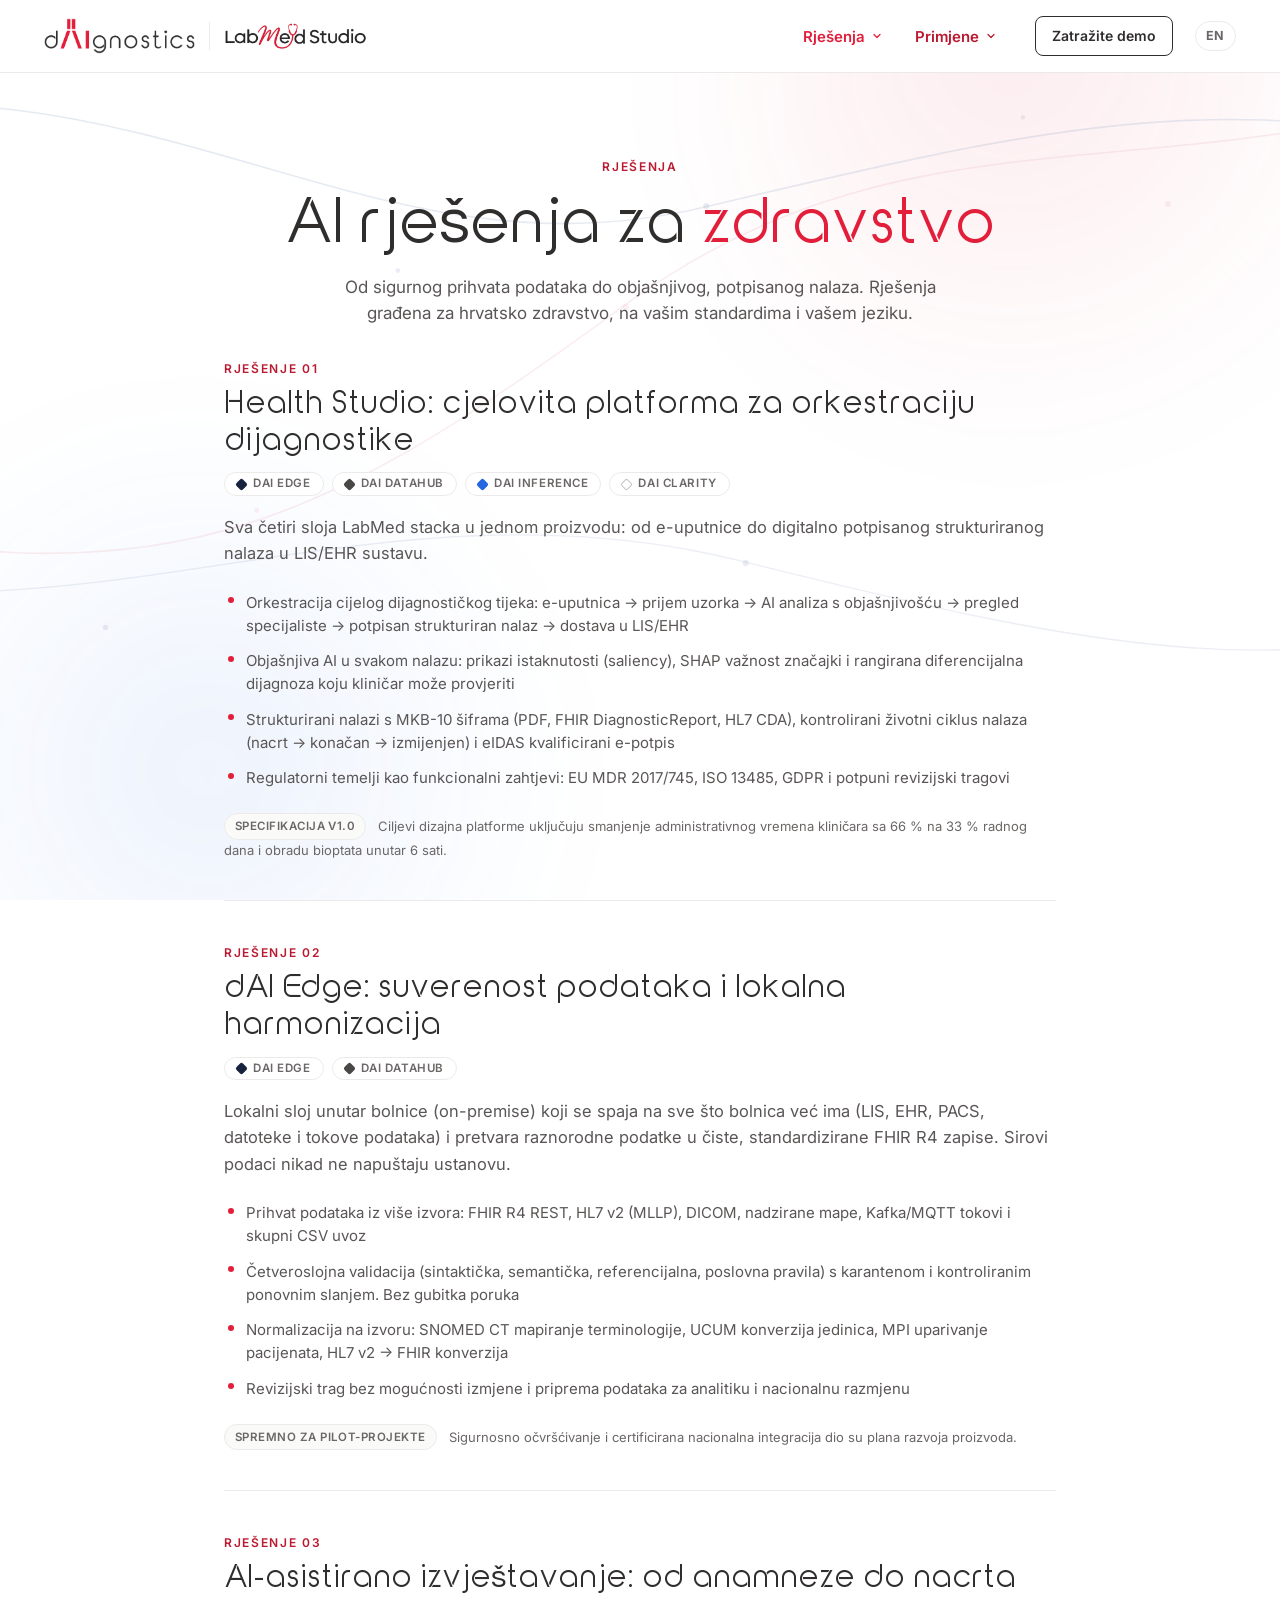
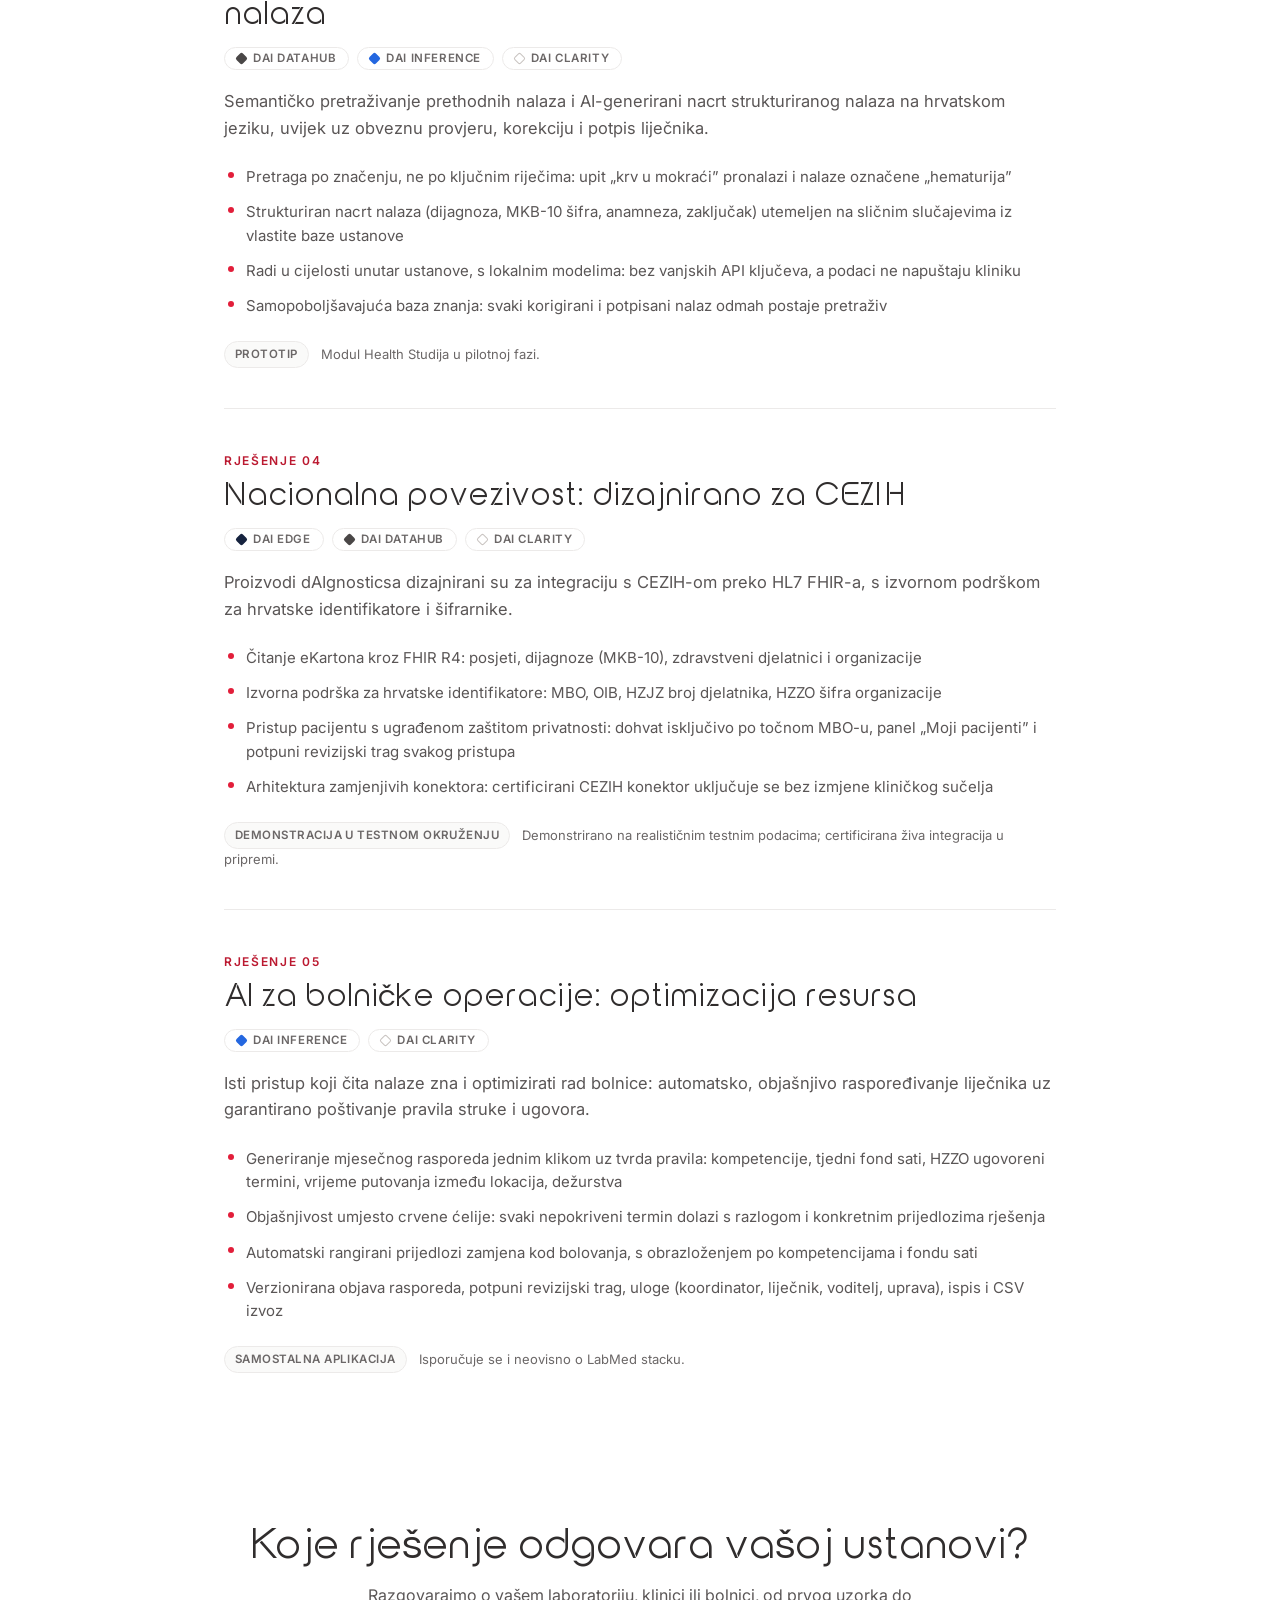
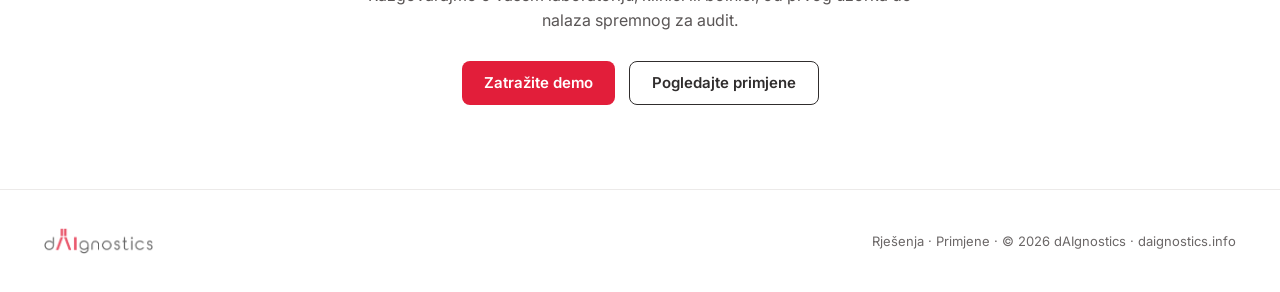
<file: hr/rjesenja.html>
<!DOCTYPE html>
<html lang="hr">
<head>
  <meta charset="UTF-8">
  <meta name="viewport" content="width=device-width, initial-scale=1.0">
  <title>Rješenja | LabMed Studio</title>
  <meta name="description" content="dAIgnostics rješenja: Health Studio dijagnostička platforma, dAI Edge suverenost podataka, AI-asistirano izvještavanje, CEZIH povezivost i optimizacija bolničkih resursa.">
  <link rel="icon" href="../assets/favicon.ico" sizes="16x16 32x32 48x48">
  <link rel="icon" type="image/png" sizes="192x192" href="../assets/icon-192.png">
  <link rel="icon" type="image/png" sizes="512x512" href="../assets/icon-512.png">
  <link rel="apple-touch-icon" sizes="180x180" href="../assets/apple-touch-icon.png">
  <link rel="alternate" hreflang="en" href="../solutions.html">
  <link rel="alternate" hreflang="hr" href="rjesenja.html">
  <link rel="preconnect" href="https://fonts.googleapis.com">
  <link rel="preconnect" href="https://fonts.gstatic.com" crossorigin>
  <link href="https://fonts.googleapis.com/css2?family=Inter:wght@400;500;600;700&family=Questrial&display=swap" rel="stylesheet">
  <link rel="stylesheet" href="../css/style.css">
</head>
<body>

<div class="bg" aria-hidden="true">
  <span class="bg-blob bg-blob--red"></span>
  <span class="bg-blob bg-blob--blue"></span>
  <svg class="bg-net bg-net--a" viewBox="0 0 1600 1000" preserveAspectRatio="xMidYMid slice" focusable="false" aria-hidden="true">
    <g stroke="#8FA3C4" fill="#8FA3C4">
      <path d="M -100 180 C 300 80, 520 340, 860 260 S 1420 120, 1750 240" fill="none" stroke-width="1.6" opacity=".22"/>
      <path d="M -80 620 C 260 700, 540 520, 900 610 S 1460 740, 1720 640" fill="none" stroke-width="1.4" opacity=".18"/>
      <g opacity=".2">
        <circle cx="298" cy="105" r="2.4"/><circle cx="560" cy="322" r="1.8"/><circle cx="866" cy="258" r="2.6"/>
        <circle cx="1180" cy="170" r="1.7"/><circle cx="270" cy="676" r="2.1"/><circle cx="905" cy="612" r="2.5"/>
      </g>
    </g>
  </svg>
  <svg class="bg-net bg-net--b" viewBox="0 0 1600 1000" preserveAspectRatio="xMidYMid slice" focusable="false" aria-hidden="true">
    <g stroke="#E5A9B4" fill="#E5A9B4">
      <path d="M 1700 120 C 1320 260, 1080 140, 780 360 S 320 660, -80 560" fill="none" stroke-width="1.6" opacity=".21"/>
      <g opacity=".18">
        <circle cx="1324" cy="256" r="2.4"/><circle cx="786" cy="358" r="2.7"/><circle cx="420" cy="560" r="1.9"/>
      </g>
    </g>
  </svg>
</div>

<header class="site-head">
  <div class="container head-row">
    <a class="brand" href="index.html" aria-label="LabMed Studio, proizvod tvrtke dAIgnostics, početna">
      <img src="../assets/daignostics-logo.png" alt="dAIgnostics" class="brand-logo" width="151" height="36">
      <img class="brand-product" src="../assets/labmed-studio-logo.png" alt="LabMed Studio" width="972" height="189" style="--mark-h: 28px">
    </a>
    <nav class="main-nav" aria-label="Glavna navigacija">
      <ul>
        <li class="has-dd">
          <a class="nav-link" href="rjesenja.html" aria-current="page">Rješenja
            <svg class="nav-chev" viewBox="0 0 24 24" fill="none" stroke="currentColor" stroke-width="2.4" stroke-linecap="round" stroke-linejoin="round" focusable="false" aria-hidden="true"><path d="M6 9l6 6 6-6"/></svg>
          </a>
          <ul class="dd">
            <li><a href="#health-studio">Health Studio: dijagnostička platforma</a></li>
            <li><a href="#dai-edge">dAI Edge: suverenost podataka</a></li>
            <li><a href="#ai-izvjestavanje">AI-asistirano izvještavanje</a></li>
            <li><a href="#cezih">Nacionalna povezivost (CEZIH)</a></li>
            <li><a href="#operacije">Optimizacija bolničkih resursa</a></li>
          </ul>
        </li>
        <li class="has-dd">
          <a class="nav-link" href="primjene.html">Primjene
            <svg class="nav-chev" viewBox="0 0 24 24" fill="none" stroke="currentColor" stroke-width="2.4" stroke-linecap="round" stroke-linejoin="round" focusable="false" aria-hidden="true"><path d="M6 9l6 6 6-6"/></svg>
          </a>
          <ul class="dd">
            <li><a href="primjene.html#radiologija">Nacrt radiološkog nalaza u sekundama</a></li>
            <li><a href="primjene.html#terapijska-lista">Digitalna terapijska lista</a></li>
            <li><a href="primjene.html#raspored">Automatski raspored liječnika</a></li>
            <li><a href="primjene.html#patologija">Modernizacija patološkog arhiva</a></li>
            <li><a href="primjene.html#biosignali">Od biosignala do nalaza</a></li>
          </ul>
        </li>
      </ul>
    </nav>
    <a class="btn btn-ghost btn-small" href="index.html#kontakt">Zatražite demo</a>
    <a class="lang-switch" href="../solutions.html" hreflang="en" lang="en" aria-label="English version">EN</a>
  </div>
</header>

<main>
  <section class="hero subhero container">
    <p class="eyebrow">Rješenja</p>
    <h1 class="hero-title">AI rješenja za <span class="accent">zdravstvo</span></h1>
    <p class="lede">Od sigurnog prihvata podataka do objašnjivog, potpisanog nalaza.
      Rješenja građena za hrvatsko zdravstvo, na vašim standardima i vašem jeziku.</p>
  </section>

  <div class="page-sections container">

    <section class="sol" id="health-studio" aria-labelledby="t-health-studio">
      <p class="sol-kicker">Rješenje 01</p>
      <h2 class="sol-title" id="t-health-studio">Health Studio: cjelovita platforma za orkestraciju dijagnostike</h2>
      <ul class="layer-badges" aria-label="Slojevi LabMed stacka">
        <li class="lb lb-edge"><i aria-hidden="true"></i>dAI Edge</li>
        <li class="lb lb-datahub"><i aria-hidden="true"></i>dAI DataHub</li>
        <li class="lb lb-inference"><i aria-hidden="true"></i>dAI Inference</li>
        <li class="lb lb-clarity"><i aria-hidden="true"></i>dAI Clarity</li>
      </ul>
      <p class="sol-desc">Sva četiri sloja LabMed stacka u jednom proizvodu: od e-uputnice do digitalno
        potpisanog strukturiranog nalaza u LIS/EHR sustavu.</p>
      <ul class="points">
        <li>Orkestracija cijelog dijagnostičkog tijeka: e-uputnica → prijem uzorka → AI analiza s objašnjivošću → pregled specijaliste → potpisan strukturiran nalaz → dostava u LIS/EHR</li>
        <li>Objašnjiva AI u svakom nalazu: prikazi istaknutosti (saliency), SHAP važnost značajki i rangirana diferencijalna dijagnoza koju kliničar može provjeriti</li>
        <li>Strukturirani nalazi s MKB-10 šiframa (PDF, FHIR DiagnosticReport, HL7 CDA), kontrolirani životni ciklus nalaza (nacrt → konačan → izmijenjen) i eIDAS kvalificirani e-potpis</li>
        <li>Regulatorni temelji kao funkcionalni zahtjevi: EU MDR 2017/745, ISO 13485, GDPR i potpuni revizijski tragovi</li>
      </ul>
      <p class="sol-note"><span class="status-chip">Specifikacija v1.0</span> Ciljevi dizajna platforme uključuju smanjenje administrativnog vremena kliničara sa 66 % na 33 % radnog dana i obradu bioptata unutar 6 sati.</p>
    </section>

    <section class="sol" id="dai-edge" aria-labelledby="t-dai-edge">
      <p class="sol-kicker">Rješenje 02</p>
      <h2 class="sol-title" id="t-dai-edge">dAI Edge: suverenost podataka i lokalna harmonizacija</h2>
      <ul class="layer-badges" aria-label="Slojevi LabMed stacka">
        <li class="lb lb-edge"><i aria-hidden="true"></i>dAI Edge</li>
        <li class="lb lb-datahub"><i aria-hidden="true"></i>dAI DataHub</li>
      </ul>
      <p class="sol-desc">Lokalni sloj unutar bolnice (on-premise) koji se spaja na sve što bolnica već ima (LIS, EHR, PACS, datoteke i tokove podataka) i pretvara raznorodne podatke u čiste, standardizirane FHIR R4 zapise.
        Sirovi podaci nikad ne napuštaju ustanovu.</p>
      <ul class="points">
        <li>Prihvat podataka iz više izvora: FHIR R4 REST, HL7 v2 (MLLP), DICOM, nadzirane mape, Kafka/MQTT tokovi i skupni CSV uvoz</li>
        <li>Četveroslojna validacija (sintaktička, semantička, referencijalna, poslovna pravila) s karantenom i kontroliranim ponovnim slanjem. Bez gubitka poruka</li>
        <li>Normalizacija na izvoru: SNOMED CT mapiranje terminologije, UCUM konverzija jedinica, MPI uparivanje pacijenata, HL7 v2 → FHIR konverzija</li>
        <li>Revizijski trag bez mogućnosti izmjene i priprema podataka za analitiku i nacionalnu razmjenu</li>
      </ul>
      <p class="sol-note"><span class="status-chip">Spremno za pilot-projekte</span> Sigurnosno očvršćivanje i certificirana nacionalna integracija dio su plana razvoja proizvoda.</p>
    </section>

    <section class="sol" id="ai-izvjestavanje" aria-labelledby="t-ai-izvjestavanje">
      <p class="sol-kicker">Rješenje 03</p>
      <h2 class="sol-title" id="t-ai-izvjestavanje">AI-asistirano izvještavanje: od anamneze do nacrta nalaza</h2>
      <ul class="layer-badges" aria-label="Slojevi LabMed stacka">
        <li class="lb lb-datahub"><i aria-hidden="true"></i>dAI DataHub</li>
        <li class="lb lb-inference"><i aria-hidden="true"></i>dAI Inference</li>
        <li class="lb lb-clarity"><i aria-hidden="true"></i>dAI Clarity</li>
      </ul>
      <p class="sol-desc">Semantičko pretraživanje prethodnih nalaza i AI-generirani nacrt strukturiranog
        nalaza na hrvatskom jeziku, uvijek uz obveznu provjeru, korekciju i potpis liječnika.</p>
      <ul class="points">
        <li>Pretraga po značenju, ne po ključnim riječima: upit „krv u mokraći” pronalazi i nalaze označene „hematurija”</li>
        <li>Strukturiran nacrt nalaza (dijagnoza, MKB-10 šifra, anamneza, zaključak) utemeljen na sličnim slučajevima iz vlastite baze ustanove</li>
        <li>Radi u cijelosti unutar ustanove, s lokalnim modelima: bez vanjskih API ključeva, a podaci ne napuštaju kliniku</li>
        <li>Samopoboljšavajuća baza znanja: svaki korigirani i potpisani nalaz odmah postaje pretraživ</li>
      </ul>
      <p class="sol-note"><span class="status-chip">Prototip</span> Modul Health Studija u pilotnoj fazi.</p>
    </section>

    <section class="sol" id="cezih" aria-labelledby="t-cezih">
      <p class="sol-kicker">Rješenje 04</p>
      <h2 class="sol-title" id="t-cezih">Nacionalna povezivost: dizajnirano za CEZIH</h2>
      <ul class="layer-badges" aria-label="Slojevi LabMed stacka">
        <li class="lb lb-edge"><i aria-hidden="true"></i>dAI Edge</li>
        <li class="lb lb-datahub"><i aria-hidden="true"></i>dAI DataHub</li>
        <li class="lb lb-clarity"><i aria-hidden="true"></i>dAI Clarity</li>
      </ul>
      <p class="sol-desc">Proizvodi dAIgnosticsa dizajnirani su za integraciju s CEZIH-om preko HL7 FHIR-a,
        s izvornom podrškom za hrvatske identifikatore i šifrarnike.</p>
      <ul class="points">
        <li>Čitanje eKartona kroz FHIR R4: posjeti, dijagnoze (MKB-10), zdravstveni djelatnici i organizacije</li>
        <li>Izvorna podrška za hrvatske identifikatore: MBO, OIB, HZJZ broj djelatnika, HZZO šifra organizacije</li>
        <li>Pristup pacijentu s ugrađenom zaštitom privatnosti: dohvat isključivo po točnom MBO-u, panel „Moji pacijenti” i potpuni revizijski trag svakog pristupa</li>
        <li>Arhitektura zamjenjivih konektora: certificirani CEZIH konektor uključuje se bez izmjene kliničkog sučelja</li>
      </ul>
      <p class="sol-note"><span class="status-chip">Demonstracija u testnom okruženju</span> Demonstrirano na realističnim testnim podacima; certificirana živa integracija u pripremi.</p>
    </section>

    <section class="sol" id="operacije" aria-labelledby="t-operacije">
      <p class="sol-kicker">Rješenje 05</p>
      <h2 class="sol-title" id="t-operacije">AI za bolničke operacije: optimizacija resursa</h2>
      <ul class="layer-badges" aria-label="Slojevi LabMed stacka">
        <li class="lb lb-inference"><i aria-hidden="true"></i>dAI Inference</li>
        <li class="lb lb-clarity"><i aria-hidden="true"></i>dAI Clarity</li>
      </ul>
      <p class="sol-desc">Isti pristup koji čita nalaze zna i optimizirati rad bolnice: automatsko,
        objašnjivo raspoređivanje liječnika uz garantirano poštivanje pravila struke i ugovora.</p>
      <ul class="points">
        <li>Generiranje mjesečnog rasporeda jednim klikom uz tvrda pravila: kompetencije, tjedni fond sati, HZZO ugovoreni termini, vrijeme putovanja između lokacija, dežurstva</li>
        <li>Objašnjivost umjesto crvene ćelije: svaki nepokriveni termin dolazi s razlogom i konkretnim prijedlozima rješenja</li>
        <li>Automatski rangirani prijedlozi zamjena kod bolovanja, s obrazloženjem po kompetencijama i fondu sati</li>
        <li>Verzionirana objava rasporeda, potpuni revizijski trag, uloge (koordinator, liječnik, voditelj, uprava), ispis i CSV izvoz</li>
      </ul>
      <p class="sol-note"><span class="status-chip">Samostalna aplikacija</span> Isporučuje se i neovisno o LabMed stacku.</p>
    </section>

  </div>

  <section class="cta container" id="kontakt">
    <h2 class="cta-title">Koje rješenje odgovara vašoj ustanovi?</h2>
    <p class="cta-sub">Razgovarajmo o vašem laboratoriju, klinici ili bolnici,
      od prvog uzorka do nalaza spremnog za audit.</p>
    <div class="cta-row">
      <a class="btn btn-primary" href="mailto:contact@daignostics.info">Zatražite demo</a>
      <a class="btn btn-ghost" href="primjene.html">Pogledajte primjene</a>
    </div>
  </section>
</main>

<footer class="site-foot">
  <div class="container foot-row">
    <img src="../assets/daignostics-logo.png" alt="" class="foot-logo" width="109" height="26">
    <p><a href="rjesenja.html">Rješenja</a> · <a href="primjene.html">Primjene</a> · © 2026 dAIgnostics · <a href="https://daignostics.info">daignostics.info</a></p>
  </div>
</footer>

</body>
</html>
</file>
<file: css/style.css>
/* ==========================================================================
   dAIgnostics — The Core Stack
   Brand: daignostics.info — red #E21E3A / #BB1930, ink #302D2D, Inter + Adarsh Sans
   ========================================================================== */

@font-face {
  font-family: 'Adarsh Sans';
  src: url('../assets/fonts/AdarshSans-Regular.ttf') format('truetype');
  font-weight: 400;
  font-style: normal;
  font-display: swap;
}

:root {
  --red: #E21E3A;
  --red-dark: #BB1930;
  --red-tint: #FCE9EC;
  --ink: #302D2D;
  --ink-soft: #5A5656;
  --ink-mute: #6B6767;
  --ink-faint: #9A9494;
  --line: #ECEAE9;
  --bg-soft: #FAFAF9;

  --font-ui: 'Inter', system-ui, -apple-system, 'Segoe UI', sans-serif;
  --font-display: 'Adarsh Sans', 'Questrial', 'Inter', system-ui, sans-serif; /* Adarsh Sans has no Č Ć Đ Š Ž: Questrial supplies matching geometric glyphs */

  /* Isometric geometry — breakpoints only retune these */
  --slab: clamp(220px, min(44vw, 34vh), 320px);
  --thick: calc(var(--slab) * 0.09);
  --gap: calc(var(--slab) * 0.28);
  --lift: 20px;
  --entrance-z: calc(var(--slab) * 0.8);

  --ease-out: cubic-bezier(.22, 1, .36, 1);
  --ease-spring: cubic-bezier(.34, 1.45, .64, 1);
}

*, *::before, *::after { box-sizing: border-box; }

html {
  scroll-behavior: smooth;
  -webkit-text-size-adjust: 100%;
  background: #FFFFFF;
  overflow-x: clip; /* transformed 3D extras (module) must never create page-level h-scroll */
}

body {
  margin: 0;
  background: transparent; /* the fixed .bg layer shows through */
  color: var(--ink);
  font: 400 16px/1.55 var(--font-ui);
  /* no overflow on body: html{overflow-x:clip} handles clipping, and a body
     scroll container would break position:sticky for the curtain effect */
}

/* --------------------------------------------------------------------------
   Ambient background — faint neural strands + drifting colour washes,
   echoing the daignostics.info hero. Lives OUTSIDE the 3D scene tree,
   so blur/opacity here can never flatten the stack.
   -------------------------------------------------------------------------- */

.bg {
  position: fixed;
  inset: 0;
  z-index: -1;
  overflow: hidden;
  pointer-events: none;
}

.bg-blob {
  position: absolute;
  width: 55vmax;
  height: 55vmax;
  border-radius: 50%;
  filter: blur(70px);
  will-change: transform;
}

.bg-blob--red {
  top: -18vmax;
  right: -12vmax;
  background: radial-gradient(circle at 40% 40%, rgba(226, 30, 58, .09), transparent 65%);
  animation: blobDrift 24s ease-in-out infinite alternate;
}

.bg-blob--blue {
  bottom: -20vmax;
  left: -14vmax;
  background: radial-gradient(circle at 55% 45%, rgba(36, 103, 224, .09), transparent 65%);
  animation: blobDrift 32s ease-in-out infinite alternate-reverse;
}

@keyframes blobDrift {
  from { transform: translate3d(0, 0, 0) scale(1); }
  to   { transform: translate3d(-9vmax, 6vmax, 0) scale(1.18); }
}

.bg-net {
  position: absolute;
  inset: -6%;
  width: 112%;
  height: 112%;
  will-change: transform;
}

/* the SVG roots animate (compositor-friendly), never their inner <g> */
.bg-net--a { animation: netDrift 30s ease-in-out infinite alternate; }
.bg-net--b { animation: netDrift 42s ease-in-out infinite alternate-reverse; }

@keyframes netDrift {
  from { transform: translate3d(0, 0, 0); }
  to   { transform: translate3d(-70px, 42px, 0); }
}

body.page-hidden .bg-blob,
body.page-hidden .bg-net,
body.page-hidden .bg-net path,
body.page-hidden .bg-net g > g {
  animation-play-state: paused;
}

/* The strands themselves undulate: CSS animates the path's `d` between
   structurally identical beziers (Chromium/Firefox; Safari falls back to the
   whole-layer drift). Dots twinkle via group opacity. */

.bg-net--a path:nth-of-type(1) { animation: waveA1 8s ease-in-out infinite alternate; }
.bg-net--a path:nth-of-type(2) { animation: waveA2 10s ease-in-out infinite alternate; animation-delay: -3s; }
.bg-net--a path:nth-of-type(3) { animation: waveA3 9s ease-in-out infinite alternate; animation-delay: -6s; }
.bg-net--b path:nth-of-type(1) { animation: waveB1 8.5s ease-in-out infinite alternate; animation-delay: -2s; }
.bg-net--b path:nth-of-type(2) { animation: waveB2 11s ease-in-out infinite alternate; animation-delay: -5s; }

@keyframes waveA1 {
  from { d: path("M -100 180 C 300 80, 520 340, 860 260 S 1420 120, 1750 240"); }
  to   { d: path("M -100 255 C 300 185, 520 250, 860 335 S 1420 215, 1750 165"); }
}
@keyframes waveA2 {
  from { d: path("M -80 620 C 260 700, 540 520, 900 610 S 1460 740, 1720 640"); }
  to   { d: path("M -80 550 C 260 615, 540 605, 900 525 S 1460 655, 1720 715"); }
}
@keyframes waveA3 {
  from { d: path("M 200 -60 C 340 260, 240 520, 430 820 S 620 980, 700 1100"); }
  to   { d: path("M 280 -60 C 275 305, 335 475, 505 775 S 665 935, 655 1100"); }
}
@keyframes waveB1 {
  from { d: path("M 1700 120 C 1320 260, 1080 140, 780 360 S 320 660, -80 560"); }
  to   { d: path("M 1700 190 C 1320 170, 1080 230, 780 290 S 320 575, -80 640"); }
}
@keyframes waveB2 {
  from { d: path("M 1750 820 C 1380 700, 1150 900, 820 780 S 380 640, 60 860"); }
  to   { d: path("M 1750 745 C 1380 775, 1150 815, 820 855 S 380 715, 60 785"); }
}

.bg-net g > g { animation: dotsTwinkle 4.5s ease-in-out infinite alternate; }
.bg-net--b g > g { animation-duration: 6s; animation-delay: -2.5s; }

@keyframes dotsTwinkle {
  from { opacity: .10; }
  to   { opacity: .38; }
}

img { max-width: 100%; height: auto; }

.container {
  max-width: 1240px;
  margin-inline: auto;
  padding-inline: 24px;
}

.visually-hidden {
  position: absolute;
  width: 1px; height: 1px;
  margin: -1px; padding: 0;
  overflow: hidden;
  clip: rect(0 0 0 0);
  white-space: nowrap;
  border: 0;
}

:focus-visible {
  outline: 2px solid var(--red);
  outline-offset: 3px;
  border-radius: 4px;
}

/* --------------------------------------------------------------------------
   Buttons
   -------------------------------------------------------------------------- */

.btn {
  display: inline-flex;
  align-items: center;
  justify-content: center;
  gap: 8px;
  padding: 12px 22px;
  border-radius: 8px;
  font: 600 15px/1 var(--font-ui);
  text-decoration: none;
  transition: background-color .2s, color .2s, border-color .2s, box-shadow .2s;
  min-height: 44px;
  white-space: nowrap;
}

.btn-small { padding: 9px 16px; font-size: 14px; min-height: 40px; }

.btn-primary {
  background: var(--red);
  color: #fff;
}
.btn-primary:hover { background: var(--red-dark); }

.btn-ghost {
  border: 1px solid var(--ink);
  color: var(--ink);
  background: transparent;
}
.btn-ghost:hover { background: var(--ink); color: #fff; }

/* --------------------------------------------------------------------------
   Header
   -------------------------------------------------------------------------- */

.site-head {
  position: sticky;
  top: 0;
  z-index: 50;
  border-bottom: 1px solid var(--line);
  background: #fff;
}

.head-row {
  display: flex;
  align-items: center;
  justify-content: space-between;
  gap: 12px;
  height: 72px;
}

.brand { display: inline-flex; align-items: center; min-width: 0; text-decoration: none; }

/* product wordmark next to the company logo (desktop only: the narrow header has no room).
   --mark-h is set inline per site so the two wordmarks, which have different
   proportions, render with the same letter height */
.brand-product { display: none; }
@media (min-width: 900px) {
  .brand-product {
    display: inline-block;
    height: var(--mark-h, 28px);
    width: auto;
    margin-left: 14px;
    padding-left: 14px;
    border-left: 1px solid var(--line);
    box-sizing: content-box;
  }
}

/* hero h1 rendered as the product wordmark; --hero-mark-h set inline per site */
.hero-title--logo img {
  display: block;
  height: var(--hero-mark-h, clamp(44px, 5.9vw, 72px));
  width: auto;
  max-width: 100%;
}
.brand-logo {
  height: 36px;
  width: auto;
  max-width: 100%;
  object-fit: contain;        /* if the narrow header squeezes the box, the mark scales
  object-position: left center;  instead of being squashed */
  display: block;
}

@media (max-width: 399.98px) {
  .head-row { gap: 8px; }
  .brand-logo { height: 26px; min-width: 96px; } /* the mark never shrinks below a legible width; the nav yields instead */
  .head-row .btn-small { padding: 8px 12px; font-size: 13px; }
}

/* --------------------------------------------------------------------------
   Main navigation (dropdowns on hover/focus-within; plain links < 720px)
   -------------------------------------------------------------------------- */

.main-nav {
  flex: 1 1 auto;
  margin-right: 12px;
}

.main-nav > ul {
  display: flex;
  justify-content: flex-end; /* links sit beside the demo button, not centered */
  gap: 4px;
  list-style: none;
  margin: 0;
  padding: 0;
}

.main-nav > ul > li { position: relative; }

.nav-link {
  display: inline-flex;
  align-items: center;
  gap: 6px;
  padding: 10px 14px;
  border-radius: 8px;
  font: 600 15px/1 var(--font-ui);
  color: var(--red-dark); /* brand red: reads as a menu, not as static text */
  text-decoration: none;
  transition: background-color .15s, color .15s;
}

.nav-link:hover,
.nav-link:focus-visible { background: var(--bg-soft); color: var(--red); text-decoration: underline; text-underline-offset: 4px; }
.nav-link[aria-current="page"] { color: var(--red); }

.nav-link .nav-chev {
  width: 12px;
  height: 12px;
  color: currentColor;
  transition: transform .18s;
}

.has-dd:hover .nav-chev,
.has-dd:focus-within .nav-chev { transform: rotate(180deg); }

.dd {
  position: absolute;
  top: calc(100% + 6px);
  left: auto;
  right: 0; /* right-anchored: the nav now lives at the right edge */
  min-width: 320px;
  margin: 0;
  padding: 8px;
  list-style: none;
  background: #fff;
  border: 1px solid var(--line);
  border-radius: 12px;
  box-shadow: 0 16px 40px rgba(48, 45, 45, .13);
  opacity: 0;
  visibility: hidden;
  transform: translateY(6px);
  transition: opacity .18s, transform .18s, visibility 0s .18s;
  z-index: 30;
}

.has-dd:hover .dd,
.has-dd:focus-within .dd {
  opacity: 1;
  visibility: visible;
  transform: none;
  transition: opacity .18s, transform .18s, visibility 0s;
}

.dd a {
  display: block;
  padding: 10px 12px;
  border-radius: 8px;
  font: 500 14px/1.4 var(--font-ui);
  color: var(--ink-soft);
  text-decoration: none;
}

.dd a:hover { background: var(--bg-soft); color: var(--ink); }
.dd .dd-all { border-top: 1px dashed var(--line); margin-top: 6px; padding-top: 10px; color: var(--red-dark); font-weight: 600; }

@media (max-width: 719.98px) {
  .dd { display: none; }
  .nav-link { padding: 10px 10px; font-size: 14px; }
  /* no dropdowns here: the links open the pages, so the chevron points right */
  .nav-link .nav-chev,
  .has-dd:hover .nav-chev,
  .has-dd:focus-within .nav-chev { display: inline-block; transform: rotate(-90deg); }
  .head-row > .btn { display: none; } /* nav wins the narrow header; CTA stays in page */
}

@media (max-width: 399.98px) {
  .nav-link { padding: 8px 6px; font-size: 13px; } /* tighter so logo + nav + language pill fit ~360px */
}

@media (max-width: 349.98px) {
  /* 320px-class phones: everything a notch smaller so nothing overlaps the mark */
  .brand-logo { min-width: 80px; }
  .main-nav { margin-right: 4px; }
  .main-nav ul { gap: 0; }
  .nav-link { padding: 8px 4px; font-size: 12.5px; }
  .lang-switch { padding: 6px 8px; font-size: 12px; }
}

/* Language switch pill */
.lang-switch {
  display: inline-flex;
  align-items: center;
  justify-content: center;
  min-width: 40px;
  padding: 8px 10px;
  margin-left: 10px;
  border: 1px solid var(--line);
  border-radius: 999px;
  font: 700 12.5px/1 var(--font-ui);
  letter-spacing: .06em;
  color: var(--ink-mute);
  text-decoration: none;
  transition: color .15s, border-color .15s, background-color .15s;
}
.lang-switch:hover { color: var(--red); border-color: var(--red); background: var(--red-tint); }

@media (max-width: 719.98px) {
  .lang-switch { margin-left: 4px; }
}

/* --------------------------------------------------------------------------
   Curtain scroll (homepage, desktop): the intro scrolls until its bottom
   meets the viewport bottom and pins; the stack panel rises over it and pins
   in turn; then the badges + CTA curtain rises over the stack. --pin-top is
   set from JS per [data-pin] element, so a region taller than the space
   under the header gets a negative offset and scrolls through first.
   -------------------------------------------------------------------------- */

@media (min-width: 1024px) and (prefers-reduced-motion: no-preference) {
  html.js .intro { /* JS-gated: without --pin-top from JS it would pin at once */
    position: sticky;
    top: var(--pin-top, 72px);
    z-index: 0;
  }
  .pin-region {
    position: sticky;
    top: var(--pin-top, 72px); /* just below the sticky header */
    scroll-margin-top: 72px;   /* #platform lands exactly at the pin point */
    z-index: 1;
    /* white panel that rises over the pinned intro; at least a viewport tall
       so nothing of the intro shows below it once pinned.
       NO overflow:hidden here — the 3D scene lives inside (FLATTENING RULES) */
    min-height: calc(100vh - 72px);
    background: #fff;
    border-radius: 28px 28px 0 0;
    box-shadow: 0 -22px 48px rgba(48, 45, 45, .10);
  }
  /* tighten the vertical rhythm so heading + stack fit under the header on a
     typical desktop viewport (incl. 1280x720), so the panel pins whole */
  .pin-region .hero { padding-block: 28px 0; }
  .pin-region .hint { margin-top: 12px; }
  .pin-region .stack-viz { padding-block: 8px 24px; }
  .curtain {
    position: relative;
    z-index: 2;
    /* dwell: the pinned stack stays fully uncovered for a stretch of scroll
       before the curtain starts to rise over it, so it can be explored */
    margin-top: 24vh;
    background: #fff;
    border-radius: 28px 28px 0 0;
    overflow: hidden; /* safe: no 3D scene inside the curtain */
    box-shadow: 0 -22px 48px rgba(48, 45, 45, .10);
    /* at least a full viewport tall: the curtain fully covers the pinned
       region before its sticky travel runs out at the end of the document */
    min-height: calc(100vh - 72px);
    display: flex;
    flex-direction: column;
    justify-content: center;
  }
  .curtain .badges { border-top: 0; }
  .site-foot {
    position: relative;
    z-index: 2;
    background: #fff;
  }
}

/* --------------------------------------------------------------------------
   Subpages: Rješenja / Primjene
   -------------------------------------------------------------------------- */

.subhero { padding-block: 64px 20px; }

.page-sections {
  max-width: 880px;
  margin-inline: auto;
  padding-bottom: 24px;
}

.sol {
  border-top: 1px solid var(--line);
  padding: 46px 0 40px;
  scroll-margin-top: calc(72px + 24px); /* clear the sticky header when jumped to from the dropdowns */
}
.sol:first-of-type { border-top: 0; padding-top: 28px; }

.sol-kicker {
  font: 600 12px/1 var(--font-ui);
  letter-spacing: .14em;
  text-transform: uppercase;
  color: var(--red-dark);
  margin: 0 0 10px;
}

.sol-title {
  margin: 0 0 14px;
  font-family: var(--font-display);
  font-weight: 400;
  font-size: clamp(24px, 3vw, 32px);
  line-height: 1.15;
  color: var(--ink);
}

.layer-badges {
  display: flex;
  flex-wrap: wrap;
  gap: 8px;
  margin: 0 0 18px;
  padding: 0;
  list-style: none;
}

.lb {
  display: inline-flex;
  align-items: center;
  gap: 7px;
  padding: 5px 12px;
  border-radius: 999px;
  border: 1px solid var(--line);
  background: #fff;
  font: 600 11.5px/1 var(--font-ui);
  letter-spacing: .05em;
  text-transform: uppercase;
  color: var(--ink-mute);
}

.lb i {
  width: 9px;
  height: 9px;
  border-radius: 2px;
  transform: rotate(45deg);
}
.lb-clarity i { background: #FFFFFF; border: 1px solid #C9C4C1; }
.lb-inference i { background: #2467E0; }
.lb-datahub i { background: #4A4747; }
.lb-edge i { background: #16233F; }

.sol-desc {
  margin: 0 0 16px;
  font-size: 16.5px;
  line-height: 1.6;
  color: var(--ink-soft);
}

.sol p strong { color: var(--ink); }

.points {
  list-style: none;
  margin: 18px 0 0;
  padding: 0;
}

.points li {
  position: relative;
  padding: 6px 0 6px 22px;
  font-size: 15px;
  line-height: 1.55;
  color: var(--ink-soft);
}

.points li::before {
  content: "";
  position: absolute;
  left: 4px;
  top: .85em;
  width: 6px;
  height: 6px;
  border-radius: 50%;
  background: var(--red);
}

.sol-note {
  margin: 18px 0 0;
  font-size: 13px;
  color: var(--ink-mute);
}

.status-chip {
  display: inline-block;
  padding: 3px 10px;
  border-radius: 999px;
  border: 1px solid var(--line);
  background: var(--bg-soft);
  font: 600 11.5px/1.6 var(--font-ui);
  letter-spacing: .04em;
  text-transform: uppercase;
  color: var(--ink-mute);
  margin-right: 8px;
  vertical-align: 1px;
}

.uc-block { margin: 0 0 14px; }
.uc-block .uc-label {
  font: 600 12px/1 var(--font-ui);
  letter-spacing: .12em;
  text-transform: uppercase;
  color: var(--red-dark);
  display: block;
  margin-bottom: 6px;
}
.uc-block p { margin: 0; color: var(--ink-soft); line-height: 1.6; }

/* --------------------------------------------------------------------------
   Hero
   -------------------------------------------------------------------------- */

.hero {
  text-align: center;
  padding-block: 88px 8px;
}

.eyebrow {
  margin: 0 0 14px;
  font: 600 12px/1 var(--font-ui);
  letter-spacing: .14em;
  text-transform: uppercase;
  color: var(--red-dark);
}

.hero-title {
  margin: 0;
  font-family: var(--font-display);
  font-weight: 400;
  font-size: clamp(38px, 5.5vw, 64px);
  line-height: 1.08;
  color: var(--ink);
}

.hero-title .accent { color: var(--red); }

.lede {
  max-width: 640px;
  margin: 18px auto 0;
  font-size: 17px;
  color: var(--ink-soft);
}

.hint {
  margin: 22px auto 0;
  font-size: 13px;
  color: var(--ink-mute);
}

/* Hero entrance (pure CSS, plays on load) */
.eyebrow, .hero-title, .lede, .hint,
.intro-tagline, .intro-lede, .intro-actions, .intro-media__frame {
  /* backwards, not both: the end state equals the natural style, and a
     filled-forward transform would keep .intro-media a stacking context
     that paints the photo's shadow over the feature cards below */
  animation: heroIn .5s var(--ease-out) backwards;
}
.hero-title { animation-delay: .08s; }
.lede, .intro-tagline { animation-delay: .16s; }
.hint, .intro-lede { animation-delay: .24s; }
.intro-actions { animation-delay: .32s; }
.intro-media__frame { animation-delay: .2s; }

@keyframes heroIn {
  from { opacity: 0; transform: translateY(14px); }
  to   { opacity: 1; transform: none; } /* none, not translateY(0): a retained transform
                                            would leave a stacking context that paints
                                            the hero photo's shadow over the cards below */
}

/* --------------------------------------------------------------------------
   Intro — copy on the left over a large hero photo that sits in the
   background, masked so it fades toward the text; the feature grid follows.
   From 900px the photo is sticky inside the intro and recedes (scales down,
   fades) as the copy and cards scroll over it: --hero-p (0..1) is set by JS
   from how far the intro has scrolled. The intro lives ABOVE the pin-region,
   which rises over it as a curtain on desktop.
   -------------------------------------------------------------------------- */

.intro {
  position: relative;
  padding-block: 0 48px;
  --hero-p: 0;
}

.intro-inner {
  position: relative;
  z-index: 1;
}

.intro-hero {
  display: flex;
  align-items: center;
  min-height: calc(100vh - 72px);
  padding-block: 56px 48px;
}

.intro-copy {
  min-width: 0;
  max-width: 620px;
}

.intro-tagline {
  margin: 18px 0 0;
  font-family: var(--font-display);
  font-weight: 400;
  font-size: clamp(22px, 2.6vw, 30px);
  line-height: 1.2;
  color: var(--ink);
  text-wrap: balance;
}

.intro-lede {
  margin: 16px 0 0;
  max-width: 62ch;
  font-size: 17px;
  line-height: 1.6;
  color: var(--ink-soft);
}

.intro-actions {
  display: flex;
  flex-wrap: wrap;
  gap: 12px;
  margin-top: 28px;
}

.intro-eyebrow { margin-bottom: 12px; }
.intro-eyebrow .brand-case { text-transform: none; } /* keep the dAIgnostics casing inside the uppercase kicker */

/* B1: the pipeline in one glance, before the individual feature cards */
.flow { margin: 4px 0 40px; }

.flow-title {
  margin: 0 0 16px;
  font: 600 12px/1 var(--font-ui);
  letter-spacing: .14em;
  text-transform: uppercase;
  color: var(--red-dark);
}

.flow-steps {
  list-style: none;
  margin: 0;
  padding: 0;
  display: grid;
  grid-template-columns: repeat(6, minmax(0, 1fr));
  gap: 12px 18px;
}

.flow-steps li {
  position: relative;
  display: grid;
  gap: 4px;
  padding: 14px 14px 16px;
  background: #fff;
  border: 1px solid var(--line);
  border-radius: 12px;
  box-shadow: 0 1px 2px rgba(48, 45, 45, .06);
}

/* arrow to the next step */
.flow-steps li::after {
  content: "";
  position: absolute;
  top: 50%;
  right: -13px;
  width: 8px;
  height: 8px;
  border-top: 2px solid var(--red);
  border-right: 2px solid var(--red);
  transform: translateY(-50%) rotate(45deg);
}
.flow-steps li:last-child::after { display: none; }

.flow-num { font: 700 11px/1 var(--font-ui); letter-spacing: .1em; color: var(--red); }
.flow-name { font: 600 16px/1.2 var(--font-ui); color: var(--ink); }
.flow-sub { font: 400 13px/1.45 var(--font-ui); color: var(--ink-mute); }

@media (max-width: 1023.98px) {
  .flow-steps { grid-template-columns: repeat(3, minmax(0, 1fr)); }
  .flow-steps li:nth-child(3)::after { display: none; }
}

@media (max-width: 599.98px) {
  .flow-steps { grid-template-columns: repeat(2, minmax(0, 1fr)); gap: 10px 16px; }
  .flow-steps li:nth-child(3)::after { display: block; }
  .flow-steps li:nth-child(even)::after { display: none; }
  .flow-sub { display: none; }
}

/* B2: the feature section gets a visible end and a closing link */
.intro-close {
  display: flex;
  flex-wrap: wrap;
  align-items: center;
  justify-content: space-between;
  gap: 16px 32px;
  margin-top: 36px;
  padding: 22px 24px;
  border: 1px solid var(--line);
  border-radius: 12px;
  background: var(--bg-soft);
}
.intro-close p {
  margin: 0;
  max-width: 62ch;
  font-size: 16px;
  line-height: 1.55;
  color: var(--ink-soft);
}

/* Photo layer: spans the whole intro; the frame inside holds the picture */
.intro-media {
  position: absolute;
  inset: 0;
  z-index: 0;
  pointer-events: none;
}

.intro-media__frame {
  position: absolute;
  top: 0;
  left: 0;
  right: 0;
  height: min(50vh, 440px);
  opacity: .85;
  -webkit-mask-image: linear-gradient(to bottom, #000 30%, transparent 96%);
  mask-image: linear-gradient(to bottom, #000 30%, transparent 96%);
}

.intro-media__frame img {
  display: block;
  width: 100%;
  height: 100%;
  object-fit: cover;
  object-position: 55% 40%;
}

@media (max-width: 899.98px) {
  /* photo as a band across the top; the copy starts over its faded lower part */
  .intro-hero {
    min-height: 0;
    align-items: flex-start;
    padding-top: min(36vh, 300px);
  }
  /* the demo button must be visible without scrolling: it moves above the lede */
  .intro-copy { display: flex; flex-direction: column; }
  .intro-lede { order: 1; }
  .intro-actions { margin-top: 22px; }
  .intro-lede:first-of-type { margin-top: 26px; }
}

@media (min-width: 900px) {
  .intro-copy { max-width: 46%; }

  .intro-media__frame {
    position: sticky;
    top: 72px;
    left: auto;
    right: auto;
    width: 64%;
    height: calc(100vh - 72px);
    margin-left: auto; /* right-anchored */
    opacity: 1;
    transform-origin: 82% 26%;
    will-change: transform, opacity;
    /* fade toward the text (left) and softly at the top and bottom */
    -webkit-mask-image:
      linear-gradient(to right, transparent 0%, #000 42%),
      linear-gradient(to bottom, transparent 0%, #000 14%, #000 80%, transparent 100%);
    -webkit-mask-composite: source-in;
    mask-image:
      linear-gradient(to right, transparent 0%, #000 42%),
      linear-gradient(to bottom, transparent 0%, #000 14%, #000 80%, transparent 100%);
    mask-composite: intersect;
  }
}

@media (min-width: 900px) and (prefers-reduced-motion: no-preference) {
  /* recede as the intro scrolls: smaller and fainter, toward the top-right */
  .intro-media__frame {
    transform: scale(calc(1 - 0.3 * var(--hero-p)));
    opacity: calc(1 - 0.55 * var(--hero-p));
  }
  /* the copy fades once it is mostly scrolled past (from ~40% travel), so the
     pinned intro shows no stray button peeking out under the header */
  .intro-copy { opacity: calc(1.6 - 1.6 * var(--hero-p)); }
}

.feature-grid {
  display: grid;
  gap: 16px;
}

@media (min-width: 720px) {
  .feature-grid { grid-template-columns: repeat(2, minmax(0, 1fr)); }
}

@media (min-width: 1024px) {
  .feature-grid { grid-template-columns: repeat(3, minmax(0, 1fr)); gap: 20px; }
  /* a lone card in the last row sits in the middle column instead of hugging the left */
  .feature:last-child:nth-child(3n + 1) { grid-column: 2; }
}

.feature {
  background: #fff;
  border: 1px solid var(--line);
  border-left: 3px solid var(--red);
  border-radius: 12px;
  padding: 20px 22px 22px;
  box-shadow: 0 1px 2px rgba(48, 45, 45, .06);
}

.feature-title {
  margin: 0 0 8px;
  font: 600 17px/1.3 var(--font-ui);
  color: var(--ink);
}

.feature p {
  margin: 0;
  font-size: 15px;
  line-height: 1.6;
  color: var(--ink-soft);
}

/* Heading above the interactive stack — an h2 now, the h1 lives in .intro */
.stack-title { font-size: clamp(28px, 3.6vw, 42px); }

/* --------------------------------------------------------------------------
   Stack section layout
   -------------------------------------------------------------------------- */

.stack-viz {
  position: relative;
  display: grid;
  gap: 36px;
  padding-block: 24px 64px;
}

.cards {
  display: grid;
  gap: 12px;
  align-content: start;
}

@media (min-width: 720px) and (max-width: 1023.98px) {
  .cards { grid-template-columns: 1fr 1fr; gap: 16px; }
}

@media (min-width: 1024px) {
  .stack-viz {
    grid-template-columns: minmax(460px, 55%) minmax(360px, 45%);
    gap: 48px;
    /* start, not center: an opening panel must grow downward without
       re-centering the scene under a stationary pointer */
    align-items: start;
  }
  .cards { gap: 16px; padding-top: 8px; }
}

@media (min-width: 1440px) {
  .stack-viz { gap: 72px; }
}

/* --------------------------------------------------------------------------
   Isometric scene
   ==========================================================================
   FLATTENING RULES — do not break these or the 3D stack collapses flat:
   never set opacity<1, filter, backdrop-filter, clip-path, mask, contain,
   mix-blend-mode, or non-visible overflow on .scene, .slab-pos, .slab-lift,
   .slab-idle, .slab, or ANY ancestor of .scene. Fades belong on .face leaves
   and on 2D elements only.
   ========================================================================== */

.scene-wrap {
  position: relative;
  width: min(100%, calc(var(--slab) * 1.5));
  aspect-ratio: 150 / 178;
  margin-inline: auto;
}

.ground-shadow {
  position: absolute;
  left: 50%;
  bottom: 1%;
  width: 82%;
  height: calc(var(--slab) * 0.28);
  transform: translateX(-50%);
  border-radius: 50%;
  background: radial-gradient(50% 50% at 50% 50%, rgba(48, 45, 45, .17), transparent 70%);
  filter: blur(12px);
  pointer-events: none;
}

.scene {
  position: absolute;
  left: 50%;
  top: 66%;
  width: var(--slab);
  height: var(--slab);
  margin: calc(var(--slab) / -2) 0 0 calc(var(--slab) / -2);
  transform: rotateX(55deg) rotateZ(45deg);
  transform-style: preserve-3d;
}

.slab-pos {
  position: absolute;
  inset: 0;
  transform: translateZ(calc(var(--i) * var(--gap))); /* NEVER animated — leader anchors live here */
  transform-style: preserve-3d;
}

.anchor {
  position: absolute;
  top: -1px;
  right: -1px;
  width: 2px;
  height: 2px;
  pointer-events: none;
}

.slab-lift {
  position: absolute;
  inset: 0;
  transform-style: preserve-3d;
  will-change: transform;
}

.slab-idle {
  position: absolute;
  inset: 0;
  transform-style: preserve-3d;
}

.slab {
  position: absolute;
  inset: 0;
  display: block;
  padding: 0;
  border: 0;
  background: transparent;
  cursor: pointer;
  transform-style: preserve-3d;
  -webkit-tap-highlight-color: transparent;
  touch-action: manipulation;
}

.slab:focus-visible { outline-offset: 8px; }

.face {
  position: absolute;
  backface-visibility: hidden;
  -webkit-backface-visibility: hidden;
  /* transparent outline keeps polygon edges antialiased while the layer is
     composited during transform animations (Chrome renders hard 3D edges
     jagged without an alpha margin in the rasterized texture) */
  outline: 1px solid transparent;
}

.face--top {
  inset: 0;
  border-radius: 6px;
  background: var(--c-top);
  display: flex;
  align-items: flex-end;      /* label hugs the front edge: the strip that stays
                                 visible below the slab above */
  justify-content: center;
  transition: background-color .3s, box-shadow .3s;
}

.slab-label {
  font: 600 16px/1.25 var(--font-ui);
  letter-spacing: .02em;
  color: var(--label);
  transition: color .3s;
  user-select: none;
  -webkit-user-select: none;
  text-align: center;
  padding: 0 12px calc(var(--slab) * 0.05);
  white-space: nowrap;
  -webkit-font-smoothing: antialiased;
}

/* small brand mark on the top slab, like the reference diagram */
.slab-mark {
  position: absolute;
  top: 9%;
  left: 9%;
  width: calc(var(--slab) * 0.11);
  height: calc(var(--slab) * 0.11);
  pointer-events: none;
}
.slab-mark svg { width: 100%; height: 100%; display: block; }

.face--south {
  left: 0; right: 0;
  top: calc(100% - 1px);
  height: var(--thick);
  transform-origin: top;
  transform: rotateX(-90deg);
  background: var(--c-s);
  border-radius: 0 0 3px 3px;
  transition: background-color .3s, box-shadow .3s;
}

.face--east {
  top: 0; bottom: 0;
  left: calc(100% - 1px);
  width: var(--thick);
  transform-origin: left;
  transform: rotateY(90deg);
  background: var(--c-e);
  border-radius: 0 3px 3px 0;
  transition: background-color .3s, box-shadow .3s;
}

/* Per-layer face colors: rest / dimmed / active-bright, all precomputed hex */

.slab-pos[data-id="clarity"] {
  --c-top: #FFFFFF; --c-s: #EDE9E7; --c-e: #DBD6D3;
  --c-top-dim: #F0EEEC; --c-s-dim: #E4E0DE; --c-e-dim: #D6D1CE;
  --c-top-hi: #FFFFFF;
  --label: #302D2D; --label-dim: #6E6A69; /* 5.4:1 on #F0EEEC */
}
.slab-pos[data-id="clarity"] .face--top { box-shadow: inset 0 0 0 1px #E7E3E1; }

/* Dim faces desaturate toward gray but stay dark enough that a full-contrast
   white label keeps >=4.5:1 — de-emphasis is carried by the face wash alone */
.slab-pos[data-id="inference"] {
  --c-top: #2467E0; --c-s: #1B4FB3; --c-e: #153F92;
  --c-top-dim: #4D74BC; --c-s-dim: #4766A1; --c-e-dim: #44588D;
  --c-top-hi: #2A6BE8; /* white label keeps >=4.5:1 while active */
  --label: #FFFFFF; --label-dim: #FFFFFF;
}

.slab-pos[data-id="datahub"] {
  --c-top: #4A4747; --c-s: #393535; --c-e: #2E2A2A;
  --c-top-dim: #6B6868; --c-s-dim: #605C5C; --c-e-dim: #575353;
  --c-top-hi: #575353;
  --label: #FFFFFF; --label-dim: #FFFFFF;
}

.slab-pos[data-id="edge"] {
  --c-top: #16233F; --c-s: #0E1730; --c-e: #0A1122;
  --c-top-dim: #3E4C6E; --c-s-dim: #35415E; --c-e-dim: #2E3850;
  --c-top-hi: #1D2F54;
  --label: #FFFFFF; --label-dim: #FFFFFF;
}

/* --------------------------------------------------------------------------
   Top-face detailing (in-plane, decorative) — insets, ports, vents, pads
   -------------------------------------------------------------------------- */

.detail {
  position: absolute;
  pointer-events: none;
}

/* dAI Clarity: bevelled tray with a recessed panel and two card slots */
.slab-pos[data-id="clarity"] .d-frame {
  inset: 6%;
  border-radius: 9% / 9%;
  border: 2px solid #E8E4E1;
  background: #FDFCFB;
  box-shadow: inset 0 0 0 1px #F3F0EE;
}
.slab-pos[data-id="clarity"] .d-screen {
  inset: 13%;
  border-radius: 7% / 7%;
  background: #F4F1EF;
  box-shadow: inset 1.5px 1.5px 5px rgba(48, 45, 45, .10), inset -1px -1px 2px #FFFFFF;
}
.slab-pos[data-id="clarity"] .d-slot {
  right: 17%;
  width: 15%;
  height: 4%;
  border-radius: 3px;
  background: #E7E3E0;
  box-shadow: inset 0 1px 2px rgba(48, 45, 45, .18);
}
.slab-pos[data-id="clarity"] .d-slot-1 { top: 19%; }
.slab-pos[data-id="clarity"] .d-slot-2 { top: 26%; }

/* dAI Inference Engine: raised compute block, traces, docking port */
.slab-pos[data-id="inference"] .d-chip {
  left: 16%;
  top: 20%;
  width: 22%;
  height: 22%;
  border-radius: 8%;
  background: linear-gradient(135deg, #3B7CF2, #1E56C4);
  box-shadow: inset 0 0 0 1.5px rgba(255, 255, 255, .22),
              3px 3px 0 #16418F,
              inset -2px -2px 4px rgba(0, 0, 0, .18);
}
.slab-pos[data-id="inference"] .d-trace {
  height: 2px;
  background: rgba(255, 255, 255, .30);
  border-radius: 1px;
}
.slab-pos[data-id="inference"] .d-trace-1 { left: 40%; top: 30%; width: 42%; }
.slab-pos[data-id="inference"] .d-trace-2 { left: 46%; top: 37%; width: 36%; }
.slab-pos[data-id="inference"] .d-port {
  right: 4%;
  top: 24%;
  width: 7%;
  height: 22%;
  border-radius: 3px;
  background: #163F92;
  box-shadow: inset 0 0 0 1.5px #0F3070, inset 0 2px 4px rgba(0, 0, 0, .35);
}

/* dAI DataHub: recessed storage bay with vents and corner mounts */
.slab-pos[data-id="datahub"] .d-panel {
  inset: 17%;
  border-radius: 6%;
  background: #413E3E;
  box-shadow: inset 0 2px 5px rgba(0, 0, 0, .38), inset 0 0 0 1px #4E4A4A;
}
.slab-pos[data-id="datahub"] .d-vent {
  left: 28%;
  width: 44%;
  height: 3.5%;
  border-radius: 2px;
  background: #2C2929;
  box-shadow: inset 0 1px 2px rgba(0, 0, 0, .5);
}
.slab-pos[data-id="datahub"] .d-vent-1 { top: 30%; }
.slab-pos[data-id="datahub"] .d-vent-2 { top: 38%; }
.slab-pos[data-id="datahub"] .d-vent-3 { top: 46%; }
.slab-pos[data-id="datahub"] .d-pad {
  width: 8%;
  height: 8%;
  border-radius: 2px;
  background: #5A5656;
  box-shadow: inset 0 0 0 1px #676262, inset 0 -2px 3px rgba(0, 0, 0, .3);
}

/* dAI Edge: mounting pads (posts rise from here), vent, status LED */
.slab-pos[data-id="edge"] .d-pad {
  width: 8%;
  height: 8%;
  border-radius: 2px;
  background: #24304E;
  box-shadow: inset 0 0 0 1px #2E3C5E, inset 0 -2px 3px rgba(0, 0, 0, .4);
}
.d-pad-nw { left: 4%; top: 4%; }
.d-pad-ne { right: 4%; top: 4%; }
.d-pad-sw { left: 4%; bottom: 4%; }
.d-pad-se { right: 4%; bottom: 4%; }
.slab-pos[data-id="edge"] .d-vent-wide {
  left: 30%;
  right: 30%;
  top: 34%;
  height: 6%;
  border-radius: 3px;
  background: #0C1526;
  box-shadow: inset 0 2px 3px rgba(0, 0, 0, .5);
}
.slab-pos[data-id="edge"] .d-led {
  right: 13%;
  top: 15%;
  width: 3.5%;
  height: 3.5%;
  border-radius: 50%;
  background: #E21E3A;
  box-shadow: 0 0 7px rgba(226, 30, 58, .85);
  animation: ledPulse 2.6s ease-in-out infinite;
}

@keyframes ledPulse {
  0%, 100% { opacity: 1; }
  50% { opacity: .35; }
}

/* Corner posts: small cuboids rising from Edge toward DataHub */

.post {
  position: absolute;
  width: 7%;
  height: 7%;
  transform-style: preserve-3d;
  pointer-events: none;
  /* capped so the lifted (+20px) posts can never pierce DataHub's top plane on small slabs */
  --post-h: min(calc(var(--gap) - var(--thick) * 1.1), calc(var(--gap) - var(--lift) - 2px));
}
.post-nw { left: 4.5%; top: 4.5%; }
.post-ne { right: 4.5%; top: 4.5%; }
.post-sw { left: 4.5%; bottom: 4.5%; }
.post-se { right: 4.5%; bottom: 4.5%; }

.post i {
  position: absolute;
  display: block;
  backface-visibility: hidden;
  -webkit-backface-visibility: hidden;
  outline: 1px solid transparent;
}
.post .post-s {
  left: -1px; right: -1px; bottom: 0; /* 1px overrun tucks behind the east wall at the shared corner */
  height: var(--post-h);
  transform-origin: bottom;
  transform: rotateX(-90deg);
  background: #2A3550;
}
.post .post-e {
  top: 0; bottom: 0; right: 0;
  width: var(--post-h);
  transform-origin: right;
  transform: rotateY(90deg);
  background: #1F2940;
}
.post .post-cap {
  inset: 0;
  transform: translateZ(calc(var(--post-h) - 1px)); /* 1px below wall tops: no hairline seam */
  background: #3A4664;
}

/* "Zamjenjivi AI Model" — detachable module docked beside the Inference layer */

.module {
  position: absolute;
  left: 106%;
  top: 38%;
  width: 30%;
  height: 24%;
  transform-style: preserve-3d;
  pointer-events: none;
  transition: transform 400ms var(--ease-spring);
  --mthick: calc(var(--thick) * 0.75);
}

.slab-pos.on .module { transform: translateX(-18%); } /* docks into the port */

.m-face {
  position: absolute;
  backface-visibility: hidden;
  -webkit-backface-visibility: hidden;
  outline: 1px solid transparent;
}
.m-top {
  inset: 0;
  border-radius: 6px;
  background: linear-gradient(135deg, #363D4C, #262B36);
  box-shadow: inset 0 0 0 1.5px rgba(255, 255, 255, .10);
  display: flex;
  align-items: center;
  justify-content: center;
}
.m-label {
  font: 600 max(8px, calc(var(--slab) * 0.036))/1.25 var(--font-ui);
  letter-spacing: .02em;
  color: #FFFFFF;
  text-align: center;
  user-select: none;
  -webkit-user-select: none;
}
.m-south {
  left: 0; right: 0;
  top: calc(100% - 1px);
  height: var(--mthick);
  transform-origin: top;
  transform: rotateX(-90deg);
  background: #1E232C;
}
.m-east {
  top: 0; bottom: 0;
  left: calc(100% - 1px);
  width: var(--mthick);
  transform-origin: left;
  transform: rotateY(90deg);
  background: #171B22;
}

/* Active / dimmed states (driven by .on + .has-active set from JS) */

.slab-pos.on .slab-lift { transform: translateZ(var(--lift)); }
.slab-pos.on .face--top { background: var(--c-top-hi); }

/* Red aura around the active layer. The glow lives on always-present ::after
   pseudo-elements with STATIC multi-layer shadows; only their opacity tweens,
   so activation never re-rasterizes blurred shadows frame by frame. */
.face::after {
  content: "";
  position: absolute;
  inset: 0;
  border-radius: inherit;
  opacity: 0;
  transition: opacity .3s;
  pointer-events: none;
}
.face--top::after {
  box-shadow: inset 0 0 0 2px rgba(226, 30, 58, .55),
              0 0 0 2.5px rgba(226, 30, 58, .35),
              0 0 26px 6px rgba(226, 30, 58, .34),
              0 0 52px 18px rgba(226, 30, 58, .18);
}
.face--south::after,
.face--east::after {
  box-shadow: 0 0 0 1.5px rgba(226, 30, 58, .30),
              0 0 26px 7px rgba(226, 30, 58, .30);
}
.slab-pos.on .face::after { opacity: 1; }

.stack-viz.has-active .slab-pos:not(.on) .face--top { background: var(--c-top-dim); }
.stack-viz.has-active .slab-pos:not(.on) .face--south { background: var(--c-s-dim); }
.stack-viz.has-active .slab-pos:not(.on) .face--east { background: var(--c-e-dim); }
.stack-viz.has-active .slab-pos:not(.on) .slab-label { color: var(--label-dim); }

/* Decorations follow their layer into the dim state (leaf elements only —
   never opacity on .module/.post themselves, they are preserve-3d groups) */
.stack-viz.has-active .slab-pos:not(.on) .detail { opacity: .45; }
.stack-viz.has-active .slab-pos:not(.on) .m-top { background: #575D69; }
.stack-viz.has-active .slab-pos:not(.on) .m-south { background: #4A4F59; }
.stack-viz.has-active .slab-pos:not(.on) .m-east { background: #42464F; }
.stack-viz.has-active .slab-pos:not(.on) .m-label { color: rgba(255, 255, 255, .85); }
.stack-viz.has-active .slab-pos:not(.on) .post-s { background: #4A5570; }
.stack-viz.has-active .slab-pos:not(.on) .post-e { background: #414B63; }
.stack-viz.has-active .slab-pos:not(.on) .post-cap { background: #566180; }
.stack-viz.has-active .slab-pos[data-id="edge"]:not(.on) .d-led {
  animation-play-state: paused;
  opacity: .35;
  box-shadow: none;
}

.detail { transition: opacity .3s; }
.m-face { transition: background-color .3s; }
.post i { transition: background-color .3s; }

/* Block interaction until the entrance settles (overlapping mid-flight slabs) */
.stack-viz:not(.is-settled) .scene { pointer-events: none; }

/* --------------------------------------------------------------------------
   Entrance choreography (JS adds .is-in on intersection, .is-settled after)
   -------------------------------------------------------------------------- */

html.js .stack-viz:not(.is-in) .slab-lift { transform: translateZ(var(--entrance-z)); }
html.js .stack-viz:not(.is-in) .face,
html.js .stack-viz:not(.is-in) .m-face,
html.js .stack-viz:not(.is-in) .post i { opacity: 0; }
html.js .stack-viz:not(.is-in) .ground-shadow { opacity: 0; transform: translateX(-50%) scaleX(.7); }
html.js .stack-viz:not(.is-in) .card { opacity: 0; transform: translateX(24px); }
html.js .stack-viz:not(.is-in) .leaders { opacity: 0; }

.stack-viz.is-in .slab-lift {
  transition: transform 650ms var(--ease-out);
  transition-delay: calc(200ms + var(--i) * 120ms);
}
.stack-viz.is-in .face,
.stack-viz.is-in .m-face,
.stack-viz.is-in .post i {
  transition: opacity 300ms linear, background-color .3s;
  transition-delay: calc(200ms + var(--i) * 120ms);
}
.stack-viz.is-in .ground-shadow {
  transition: opacity 600ms var(--ease-out), transform 600ms var(--ease-out);
  transition-delay: 200ms;
}
.stack-viz.is-in .card {
  transition: opacity 450ms var(--ease-out), transform 450ms var(--ease-out);
  transition-delay: calc(520ms + var(--ci) * 90ms);
}
.stack-viz.is-in .leaders {
  opacity: 1;
  transition: opacity 400ms linear;
  transition-delay: 1300ms; /* after the last card's entrance transform ends (~1240ms) */
}

/* After settle: fast interaction transitions, no entrance delays */
.stack-viz.is-settled .slab-lift {
  transition: transform 350ms var(--ease-spring);
  transition-delay: 0ms;
}
.stack-viz.is-settled .face,
.stack-viz.is-settled .m-face,
.stack-viz.is-settled .post i {
  transition: opacity .3s, background-color .3s, box-shadow .3s;
  transition-delay: 0ms;
}
.stack-viz.is-settled .card {
  transition: transform .2s, box-shadow .2s, border-color .2s, opacity .2s;
  transition-delay: 0ms;
}
.stack-viz.is-settled .leaders { transition: opacity .2s; transition-delay: 0ms; }
.stack-viz.is-settled .ground-shadow { transition: none; }

/* Idle breathing (starts after settle; pauses when active / page hidden / offscreen) */

.stack-viz.is-settled .slab-idle {
  animation: idleFloat 6s ease-in-out infinite alternate;
  animation-delay: calc(var(--i) * -1.5s);
}

.stack-viz.is-settled .ground-shadow {
  animation: shadowBreathe 6s ease-in-out infinite alternate;
}

/* Touch and small screens: the idle bob shimmers on mobile GPUs and reads as a
   glitch on the top (white) layer, so the stack rests still there */
@media (hover: none), (max-width: 1023.98px) {
  .stack-viz.is-settled .slab-idle,
  .stack-viz.is-settled .ground-shadow { animation: none; }
  .stack-viz.is-settled .slab-idle { transform: translateZ(0); }
}

@keyframes idleFloat {
  from { transform: translateZ(-4px); }
  to   { transform: translateZ(4px); }
}

@keyframes shadowBreathe {
  from { opacity: 1; }
  to   { opacity: .72; }
}

/* While a layer is active, slabs settle onto the base plane (instead of
   freezing mid-bob) so the leader anchors match the geometry exactly */
.stack-viz.has-active .slab-idle {
  animation: none;
  transform: translateZ(0);
  transition: transform 350ms var(--ease-spring);
}
.stack-viz.is-off .slab-idle,
body.page-hidden .slab-idle {
  animation-play-state: paused;
}
.stack-viz.has-active .ground-shadow,
.stack-viz.is-off .ground-shadow,
body.page-hidden .ground-shadow {
  animation-play-state: paused;
}

.stack-viz.is-off .d-led,
body.page-hidden .d-led {
  animation-play-state: paused;
}

/* --------------------------------------------------------------------------
   Cards
   -------------------------------------------------------------------------- */

.card {
  background: #fff;
  border: 1px solid var(--line);
  border-left: 3px solid var(--red);
  border-radius: 12px;
  padding: 8px 18px 10px;
  box-shadow: 0 1px 2px rgba(48, 45, 45, .06);
}

.card.is-active {
  transform: translateY(-2px);
  box-shadow: 0 12px 28px rgba(48, 45, 45, .12);
}

.card.is-pinned {
  border-left-color: var(--red-dark);
  box-shadow: 0 12px 28px rgba(48, 45, 45, .12), 0 0 0 2px rgba(226, 30, 58, .18);
}

.card-head { margin: 0; }

.card-toggle {
  display: flex;
  align-items: center;
  gap: 12px;
  width: 100%;
  min-height: 56px;
  padding: 6px 0;
  border: 0;
  background: transparent;
  cursor: pointer;
  text-align: left;
  font: 600 16.5px/1.3 var(--font-ui);
  color: var(--ink);
  -webkit-tap-highlight-color: transparent;
  touch-action: manipulation;
}

.card-swatch {
  display: none;
  flex: 0 0 auto;
  width: 12px;
  height: 12px;
  border-radius: 3px;
  border: 1px solid var(--line);
}
.card[data-id="clarity"] .card-swatch { background: #FFFFFF; }
.card[data-id="inference"] .card-swatch { background: #2467E0; }
.card[data-id="datahub"] .card-swatch { background: #4A4747; }
.card[data-id="edge"] .card-swatch { background: #16233F; }

@media (max-width: 1023.98px) {
  .card-swatch { display: inline-block; }
}

.card-icon {
  flex: 0 0 auto;
  display: inline-flex;
  align-items: center;
  justify-content: center;
  width: 40px;
  height: 40px;
  border-radius: 50%;
  background: var(--red-tint);
  color: var(--red);
  transition: opacity .2s;
}
.card-icon svg { width: 20px; height: 20px; }

.card-title { flex: 1 1 auto; transition: color .2s; }

.chev {
  flex: 0 0 auto;
  display: inline-flex;
  color: var(--ink-faint);
  transition: transform .3s var(--ease-out);
}
.chev svg { width: 18px; height: 18px; }
.card.is-active .chev { transform: rotate(180deg); }

.card-desc {
  margin: 0 0 8px;
  font-size: 15px;
  line-height: 1.5;
  color: var(--ink-soft);
  transition: color .2s;
}

/* the technical one-liner moved from the card face into the open panel */
.panel-tech {
  margin: 0;
  padding: 6px 0 4px;
  font-size: 13px;
  line-height: 1.5;
  color: var(--ink-mute);
}

.stack-viz.has-active .card:not(.is-active) .card-title,
.stack-viz.has-active .card:not(.is-active) .card-desc {
  color: #767070; /* 4.9:1 on white — dimmed but still WCAG AA */
}
.stack-viz.has-active .card:not(.is-active) .card-icon { opacity: .55; }

/* Collapsible panel — grid-rows trick, with delayed visibility for a11y/tab order */

.panel-clip {
  display: grid;
  grid-template-rows: 0fr;
  visibility: hidden;
  transition: grid-template-rows 320ms cubic-bezier(.33, 1, .68, 1), visibility 0s .32s;
}

.card.is-active .panel-clip {
  grid-template-rows: 1fr;
  visibility: visible;
  transition: grid-template-rows 320ms cubic-bezier(.33, 1, .68, 1), visibility 0s;
}

.panel {
  overflow: hidden;
  min-height: 0;
}

.features {
  list-style: none;
  margin: 2px 0 0;
  padding: 6px 0 12px;
  border-top: 1px dashed var(--line);
}

.features li {
  position: relative;
  padding: 5px 0 5px 20px;
  font-size: 14px;
  line-height: 1.5;
  color: var(--ink-soft);
  opacity: 0;
  transform: translateY(6px);
  transition: opacity 150ms var(--ease-out), transform 150ms var(--ease-out);
}

.features li::before {
  content: "";
  position: absolute;
  left: 4px;
  top: .85em;
  width: 6px;
  height: 6px;
  border-radius: 50%;
  background: var(--red);
}

.card.is-active .features li {
  opacity: 1;
  transform: none;
  transition: opacity 240ms var(--ease-out), transform 240ms var(--ease-out);
}
.card.is-active .features li:nth-child(1) { transition-delay: 60ms; }
.card.is-active .features li:nth-child(2) { transition-delay: 100ms; }
.card.is-active .features li:nth-child(3) { transition-delay: 140ms; }
.card.is-active .features li:nth-child(4) { transition-delay: 180ms; }

/* --------------------------------------------------------------------------
   Leader lines (desktop only)
   -------------------------------------------------------------------------- */

.leaders {
  position: absolute;
  inset: 0;
  width: 100%;
  height: 100%;
  pointer-events: none;
  display: none;
}

@media (min-width: 1024px) {
  .leaders { display: block; }
}

.leaders path {
  fill: none;
  stroke: #C9C6C4;
  stroke-width: 1.5;
  stroke-dasharray: 2 6;
  stroke-linecap: round;
  transition: stroke .25s;
}

.leaders circle.dot-start { fill: #C9C6C4; transition: fill .25s; }
.leaders circle.dot-end { fill: #fff; stroke: #C9C6C4; stroke-width: 1.5; transition: stroke .25s; }

.leaders g.on path { stroke: var(--red); stroke-dasharray: none; }
.leaders g.on circle.dot-start { fill: var(--red); }
.leaders g.on circle.dot-end { stroke: var(--red); }

/* --------------------------------------------------------------------------
   Badges strip
   -------------------------------------------------------------------------- */

.badges {
  background: var(--bg-soft);
  border-top: 1px solid var(--line);
  border-bottom: 1px solid var(--line);
  padding-block: 26px;
}

.badge-row {
  display: flex;
  flex-wrap: wrap;
  justify-content: center;
  gap: 10px 12px;
}

.chip {
  display: inline-flex;
  align-items: center;
  gap: 8px;
  padding: 8px 14px 8px 16px;
  border: 1px solid #DEDBD9;
  border-radius: 999px;
  font: 500 13px/1.3 var(--font-ui);
  color: var(--ink-mute);
  background: #fff;
  cursor: pointer;
  appearance: none;
  -webkit-appearance: none;
  transition: border-color .15s, color .15s, background-color .15s;
}
/* a small chevron says "this opens" */
.chip::after {
  content: "";
  width: 6px;
  height: 6px;
  border-right: 1.5px solid currentColor;
  border-bottom: 1.5px solid currentColor;
  transform: translateY(-2px) rotate(45deg);
  transition: transform .18s;
}
.chip:hover { border-color: var(--red); color: var(--red-dark); }
.chip.is-open { border-color: var(--red); color: var(--red-dark); background: var(--red-tint); }
.chip.is-open::after { transform: translateY(1px) rotate(-135deg); }

.chip-notes { text-align: center; }
.chip-note {
  max-width: 720px;
  margin: 16px auto 0;
  font-size: 14px;
  line-height: 1.6;
  color: var(--ink-soft);
}

/* --------------------------------------------------------------------------
   CTA + footer
   -------------------------------------------------------------------------- */

.cta {
  text-align: center;
  padding-block: 84px;
  scroll-margin-top: 72px; /* #contact / #kontakt land below the sticky header */
}

.cta-title {
  margin: 0;
  font-family: var(--font-display);
  font-weight: 400;
  font-size: clamp(28px, 3.6vw, 42px);
  line-height: 1.15;
}

.cta-sub {
  max-width: 560px;
  margin: 14px auto 28px;
  color: var(--ink-soft);
}

.cta-row {
  display: flex;
  flex-wrap: wrap;
  justify-content: center;
  gap: 14px;
}

.site-foot {
  border-top: 1px solid var(--line);
  padding-block: 28px;
}

.foot-row {
  display: flex;
  flex-wrap: wrap;
  align-items: center;
  justify-content: space-between;
  gap: 12px;
  font-size: 13px;
  color: var(--ink-mute);
}

.foot-logo { height: 26px; width: auto; opacity: .75; }

.foot-row a { color: var(--ink-mute); text-decoration: none; }
.foot-row a:hover { color: var(--red); text-decoration: underline; }

/* --------------------------------------------------------------------------
   Responsive tuning
   -------------------------------------------------------------------------- */

@media (max-width: 719.98px) {
  :root { --slab: clamp(180px, min(44vw, 34vh), 320px); }
  .container { padding-inline: 20px; }
  .hero { padding-block: 52px 4px; }
  .lede { font-size: 15.5px; }
  .intro { padding-block: 0 32px; }
  .intro-lede { font-size: 15.5px; }
  .slab-label { font-size: 15px; }
  .cta { padding-block: 60px; }
  .btn { width: min(100%, 340px); }
  .head-row .btn { width: auto; }
}

/* --------------------------------------------------------------------------
   Reduced motion — everything renders at rest, states shown without movement
   -------------------------------------------------------------------------- */

@media (prefers-reduced-motion: reduce) {
  html { scroll-behavior: auto; }

  .eyebrow, .hero-title, .lede, .hint,
  .intro-tagline, .intro-lede, .intro-actions, .intro-media__frame {
    animation-duration: .15s;
    animation-delay: 0s;
  }

  html.js .stack-viz:not(.is-in) .slab-lift { transform: none; }
  html.js .stack-viz:not(.is-in) .face,
  html.js .stack-viz:not(.is-in) .m-face,
  html.js .stack-viz:not(.is-in) .post i { opacity: 1; }
  html.js .stack-viz:not(.is-in) .ground-shadow { opacity: 1; transform: translateX(-50%); }
  html.js .stack-viz:not(.is-in) .card { opacity: 1; transform: none; }
  html.js .stack-viz:not(.is-in) .leaders { opacity: 1; }

  .stack-viz.is-settled .slab-idle,
  .stack-viz.is-settled .ground-shadow {
    animation: none;
  }

  .slab-pos.on .slab-lift { transform: none; } /* the red aura carries the active state instead */

  .bg-blob, .bg-net--a, .bg-net--b,
  .bg-net path, .bg-net g > g,
  .slab-pos[data-id="edge"] .d-led {
    animation: none;
  }
  .module { transition: none; }
  .face::after { transition: none; }

  .stack-viz.is-in .slab-lift,
  .stack-viz.is-in .face,
  .stack-viz.is-in .card,
  .stack-viz.is-in .ground-shadow,
  .stack-viz.is-settled .slab-lift,
  .stack-viz.is-settled .face,
  .stack-viz.is-settled .card {
    transition: background-color .1s, box-shadow .1s, color .1s;
    transition-delay: 0ms;
  }

  .panel-clip,
  .card.is-active .panel-clip {
    transition: visibility 0s;
  }

  .stack-viz.has-active .slab-idle { transition: none; }

  .features li,
  .card.is-active .features li {
    opacity: 1;
    transform: none;
    transition: none;
  }
  .features li { opacity: 0; }
  .card.is-active .features li { opacity: 1; transition: opacity .1s; transition-delay: 0ms; }

  .chev { transition: none; }
}

/* No-JS fallback: everything visible, panels open */

html:not(.js) .panel-clip {
  grid-template-rows: 1fr;
  visibility: visible;
}
html:not(.js) .features li { opacity: 1; transform: none; }
html:not(.js) .leaders { display: none; }
html:not(.js) .hint { display: none; }
</file>
